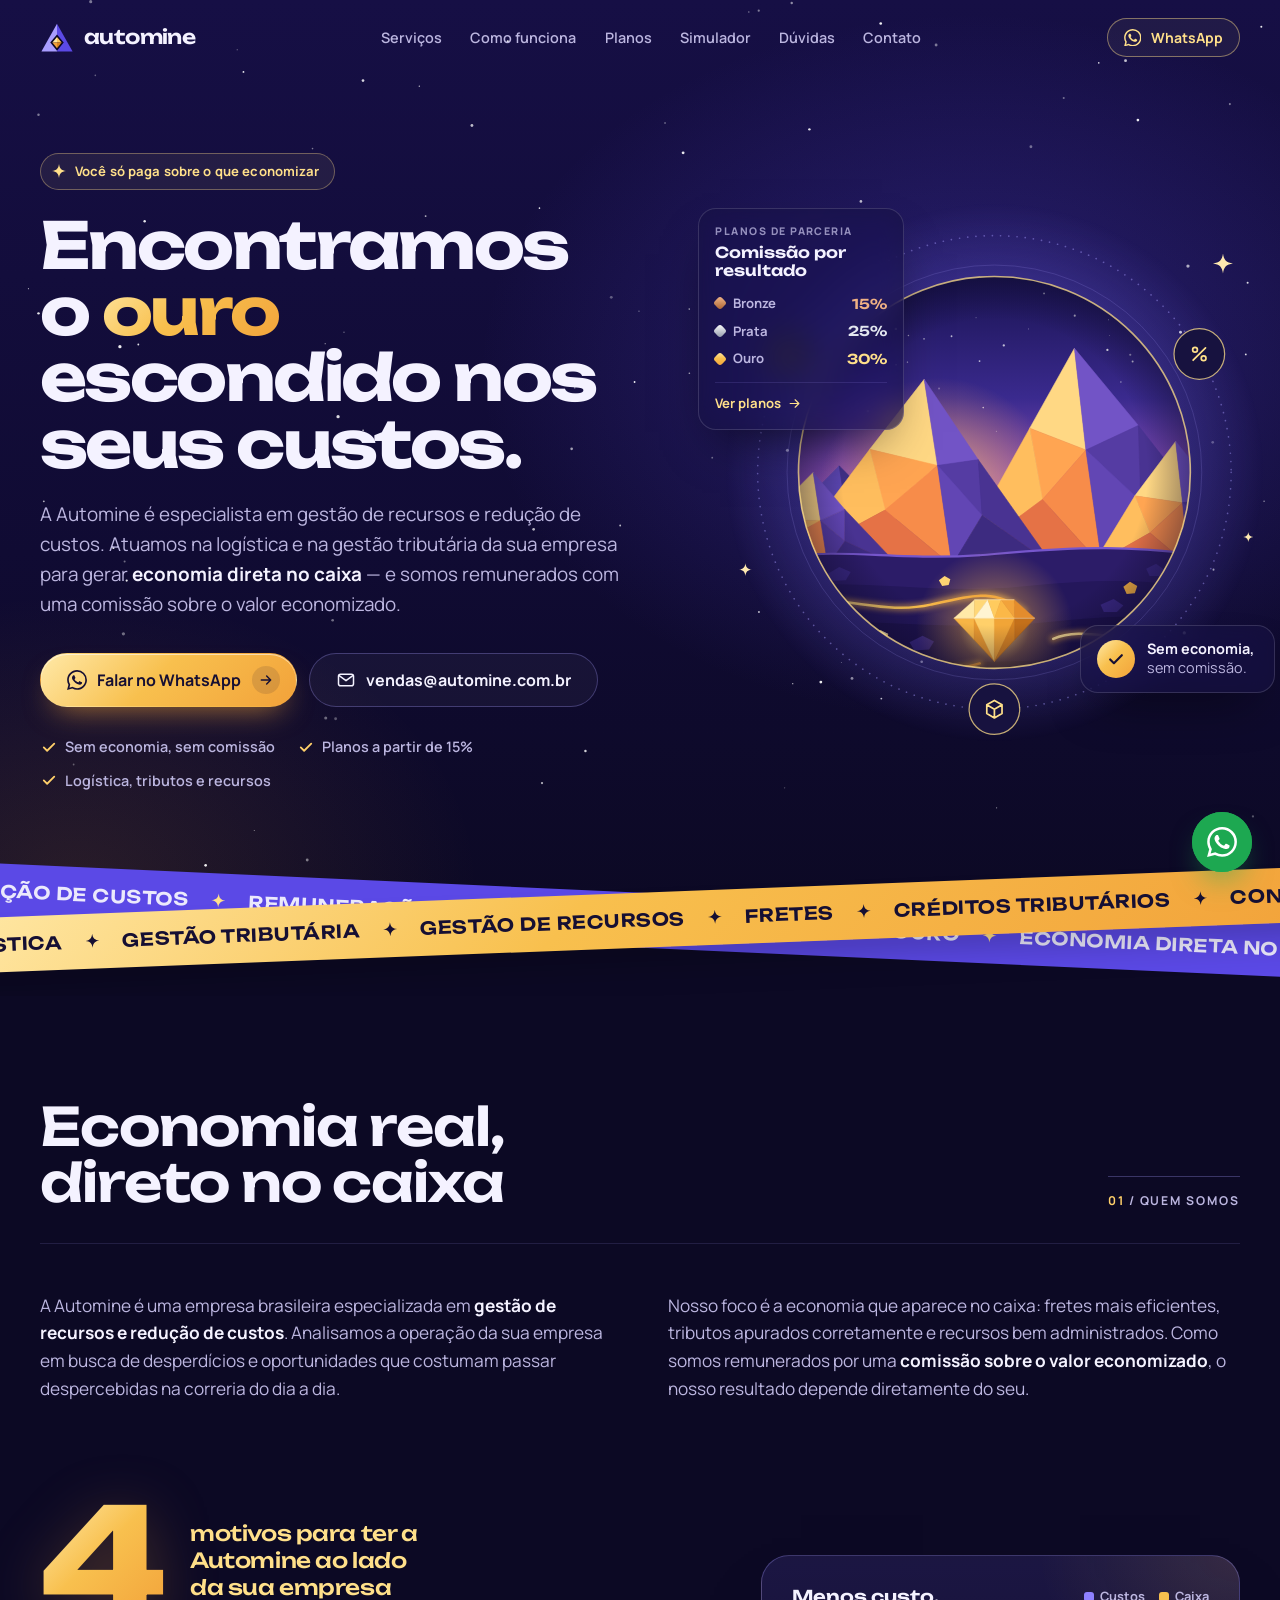
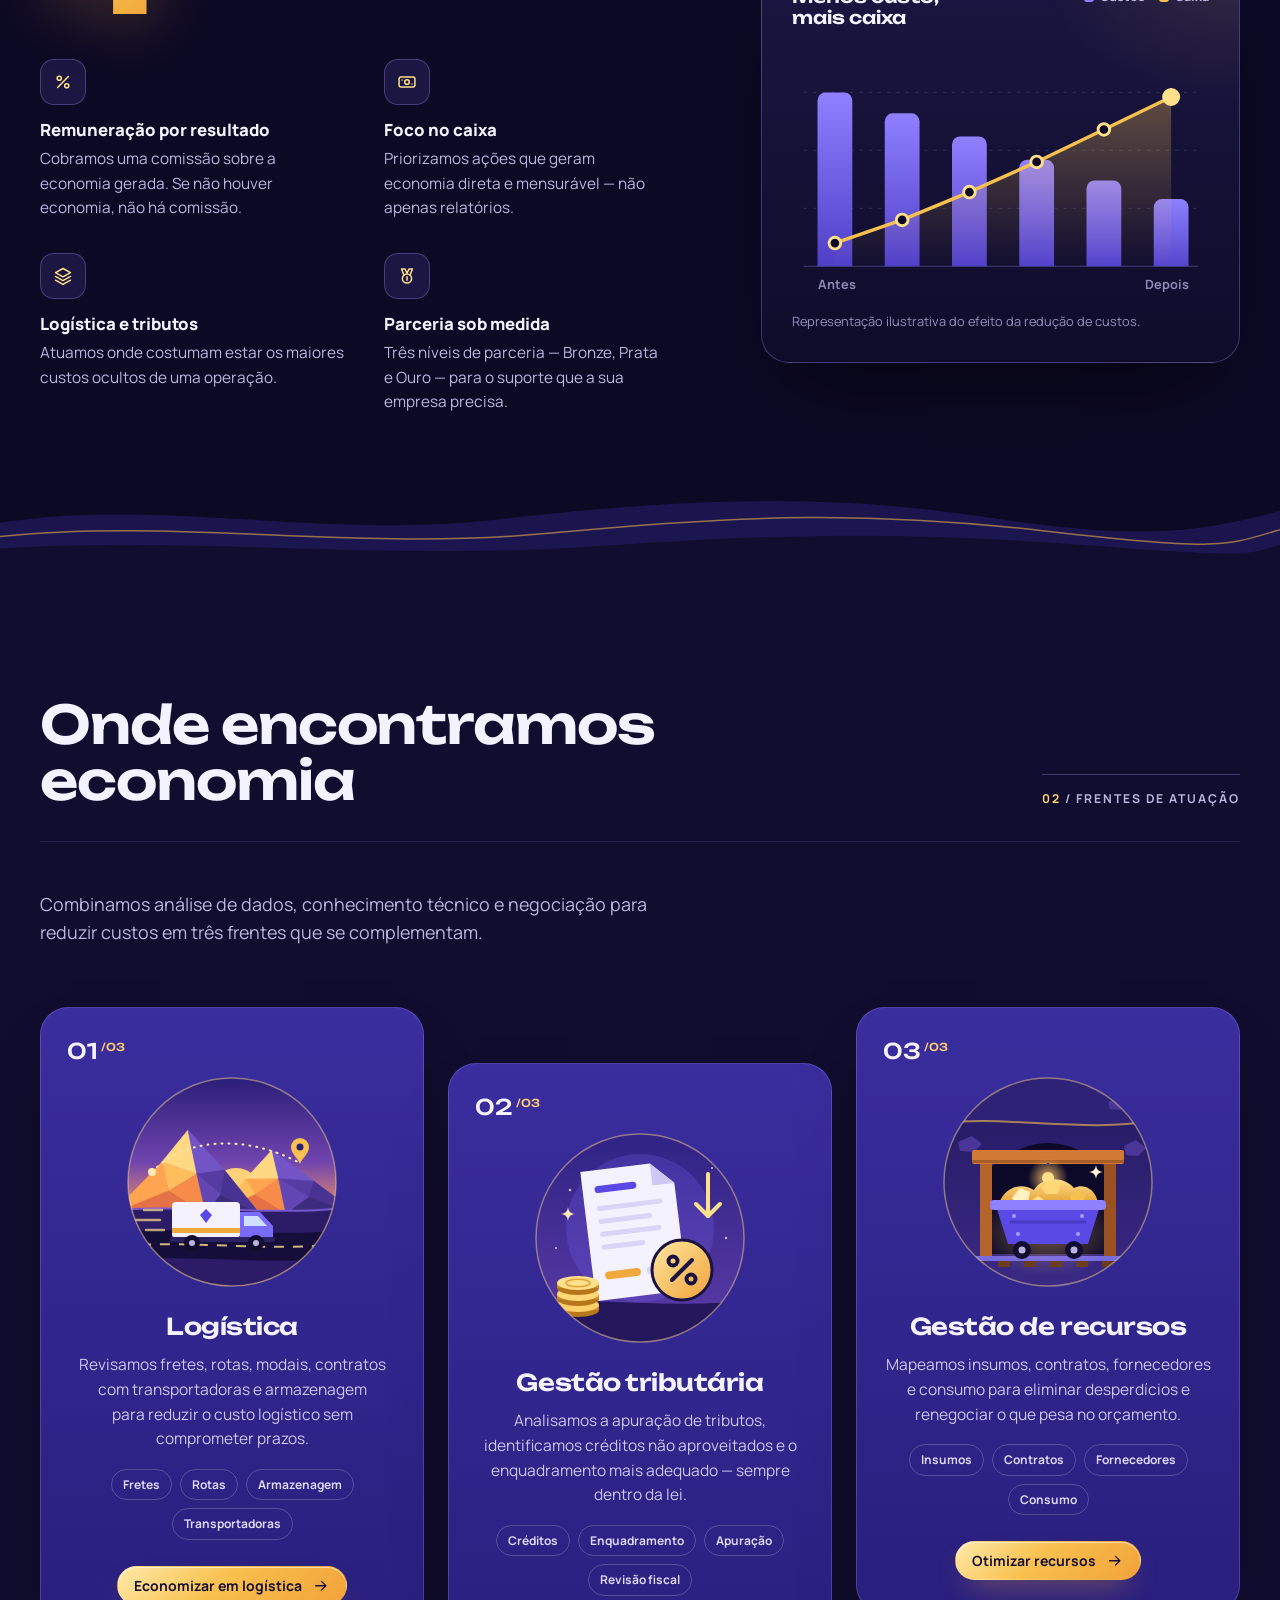
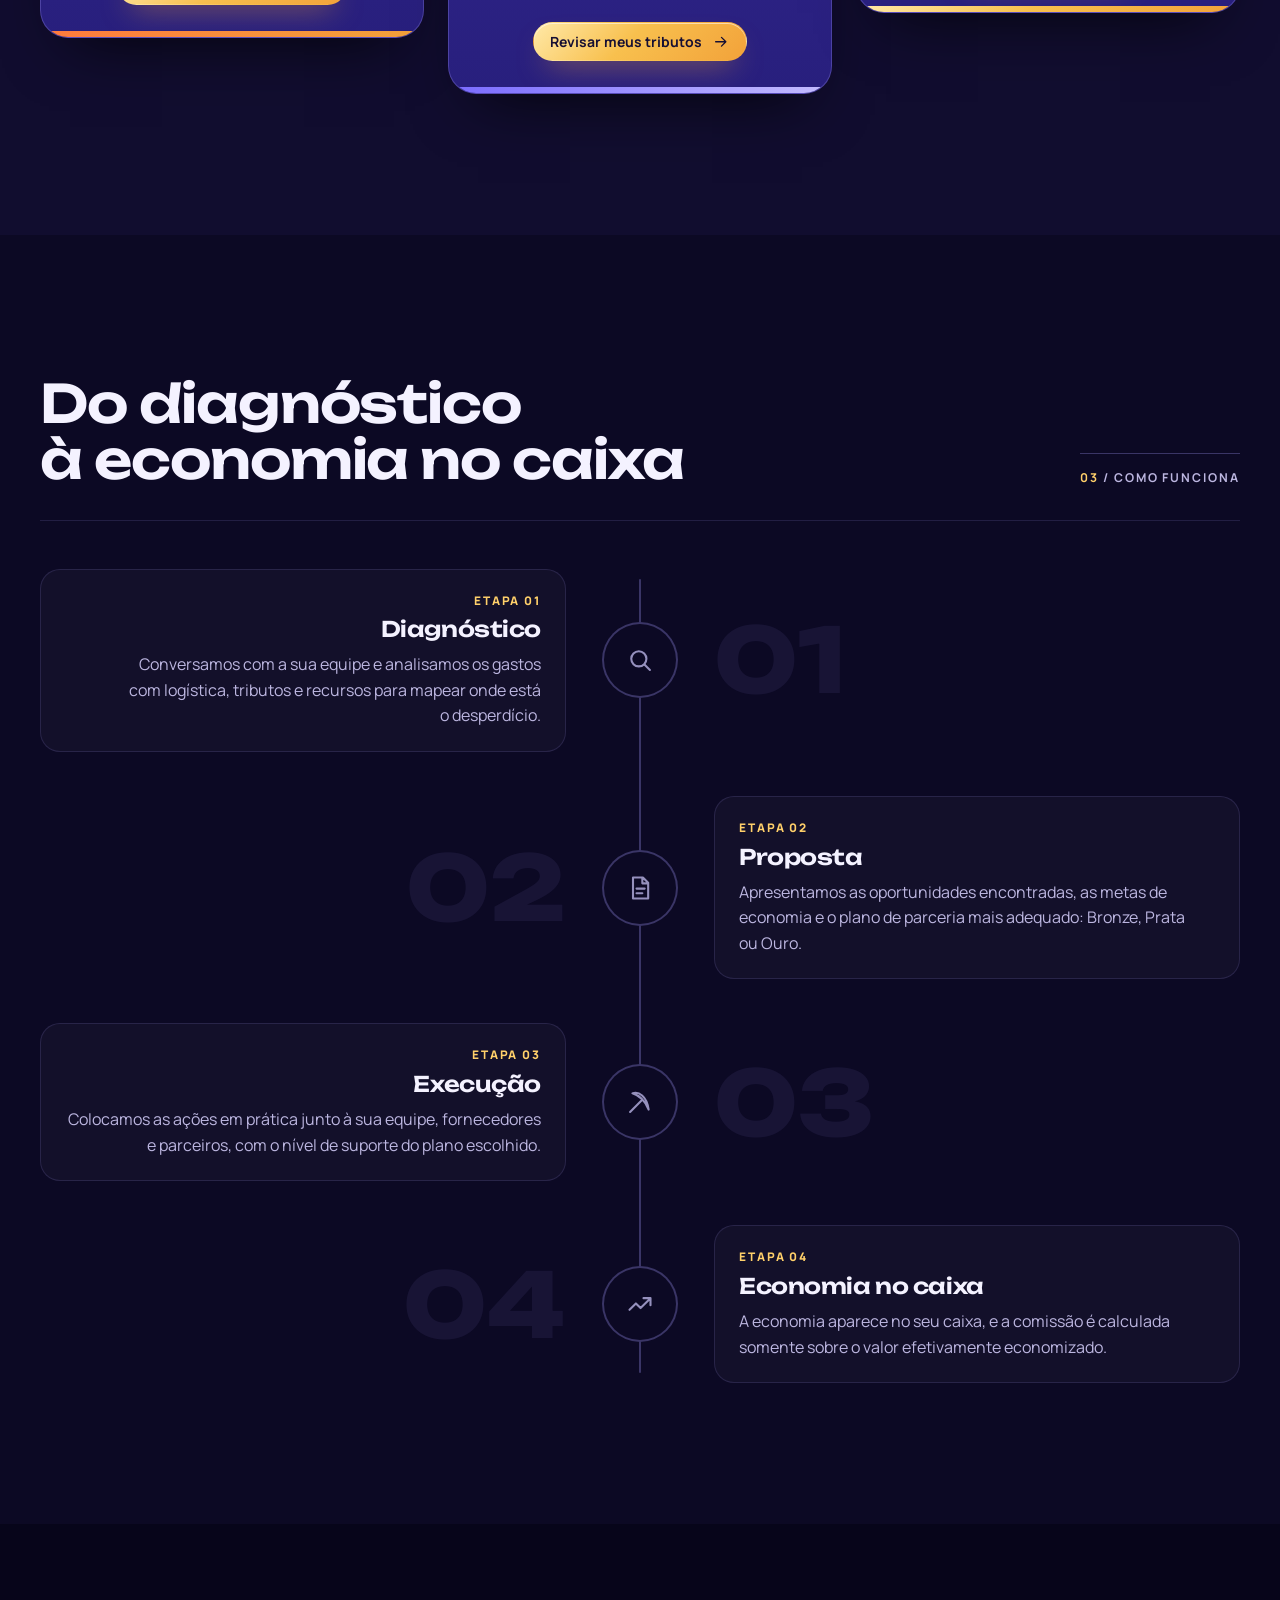
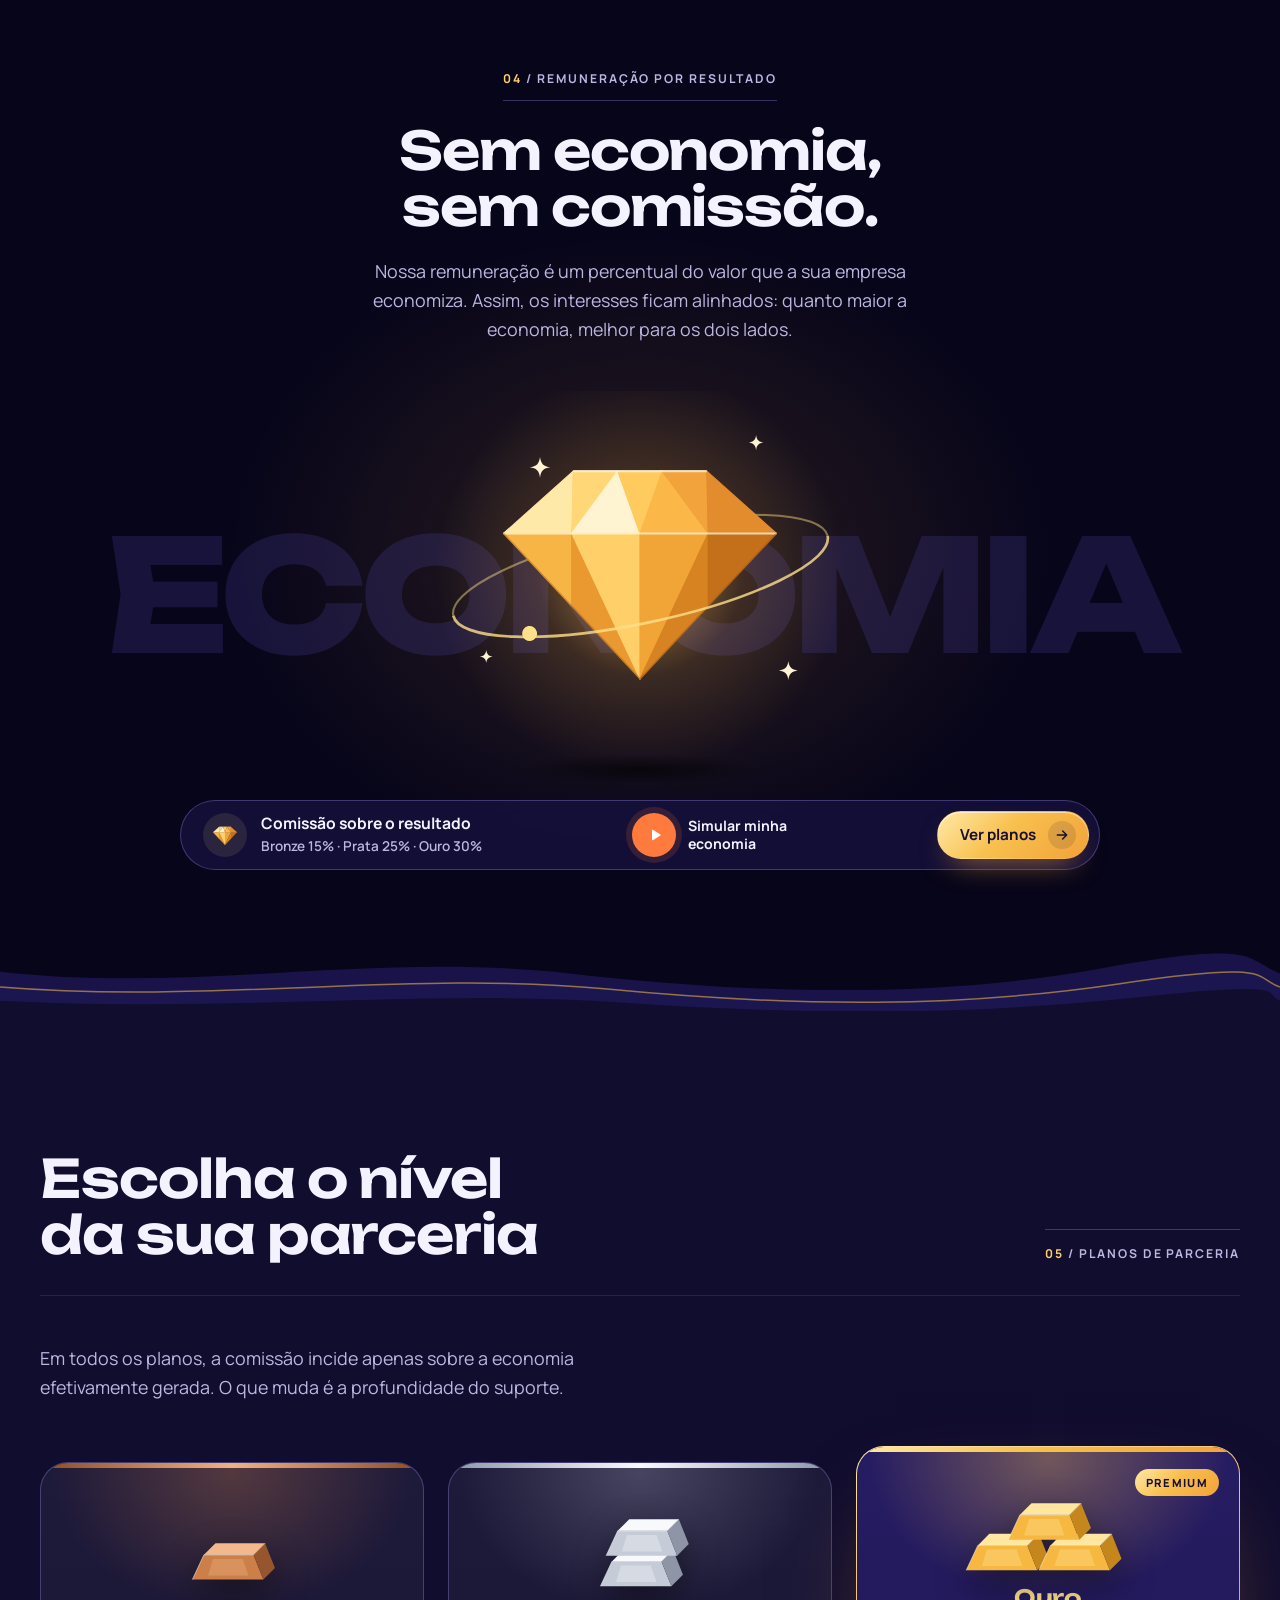
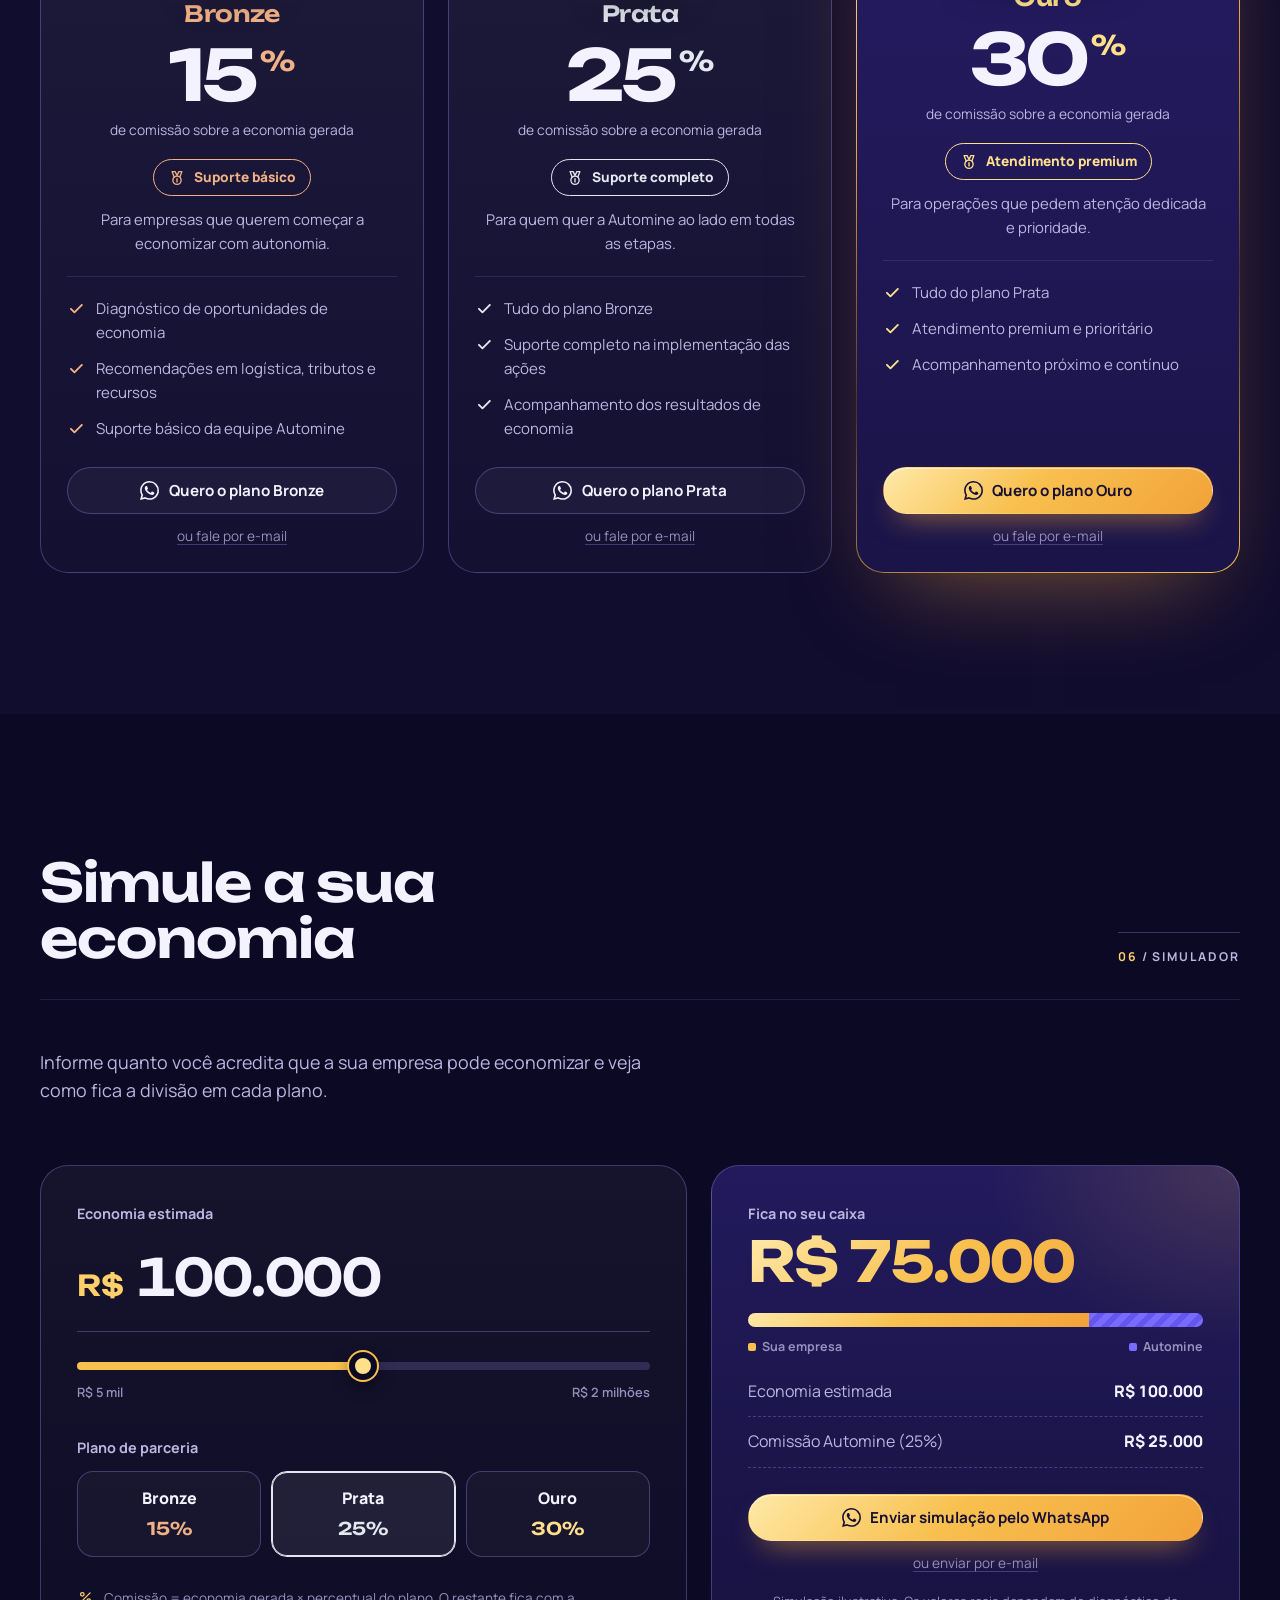
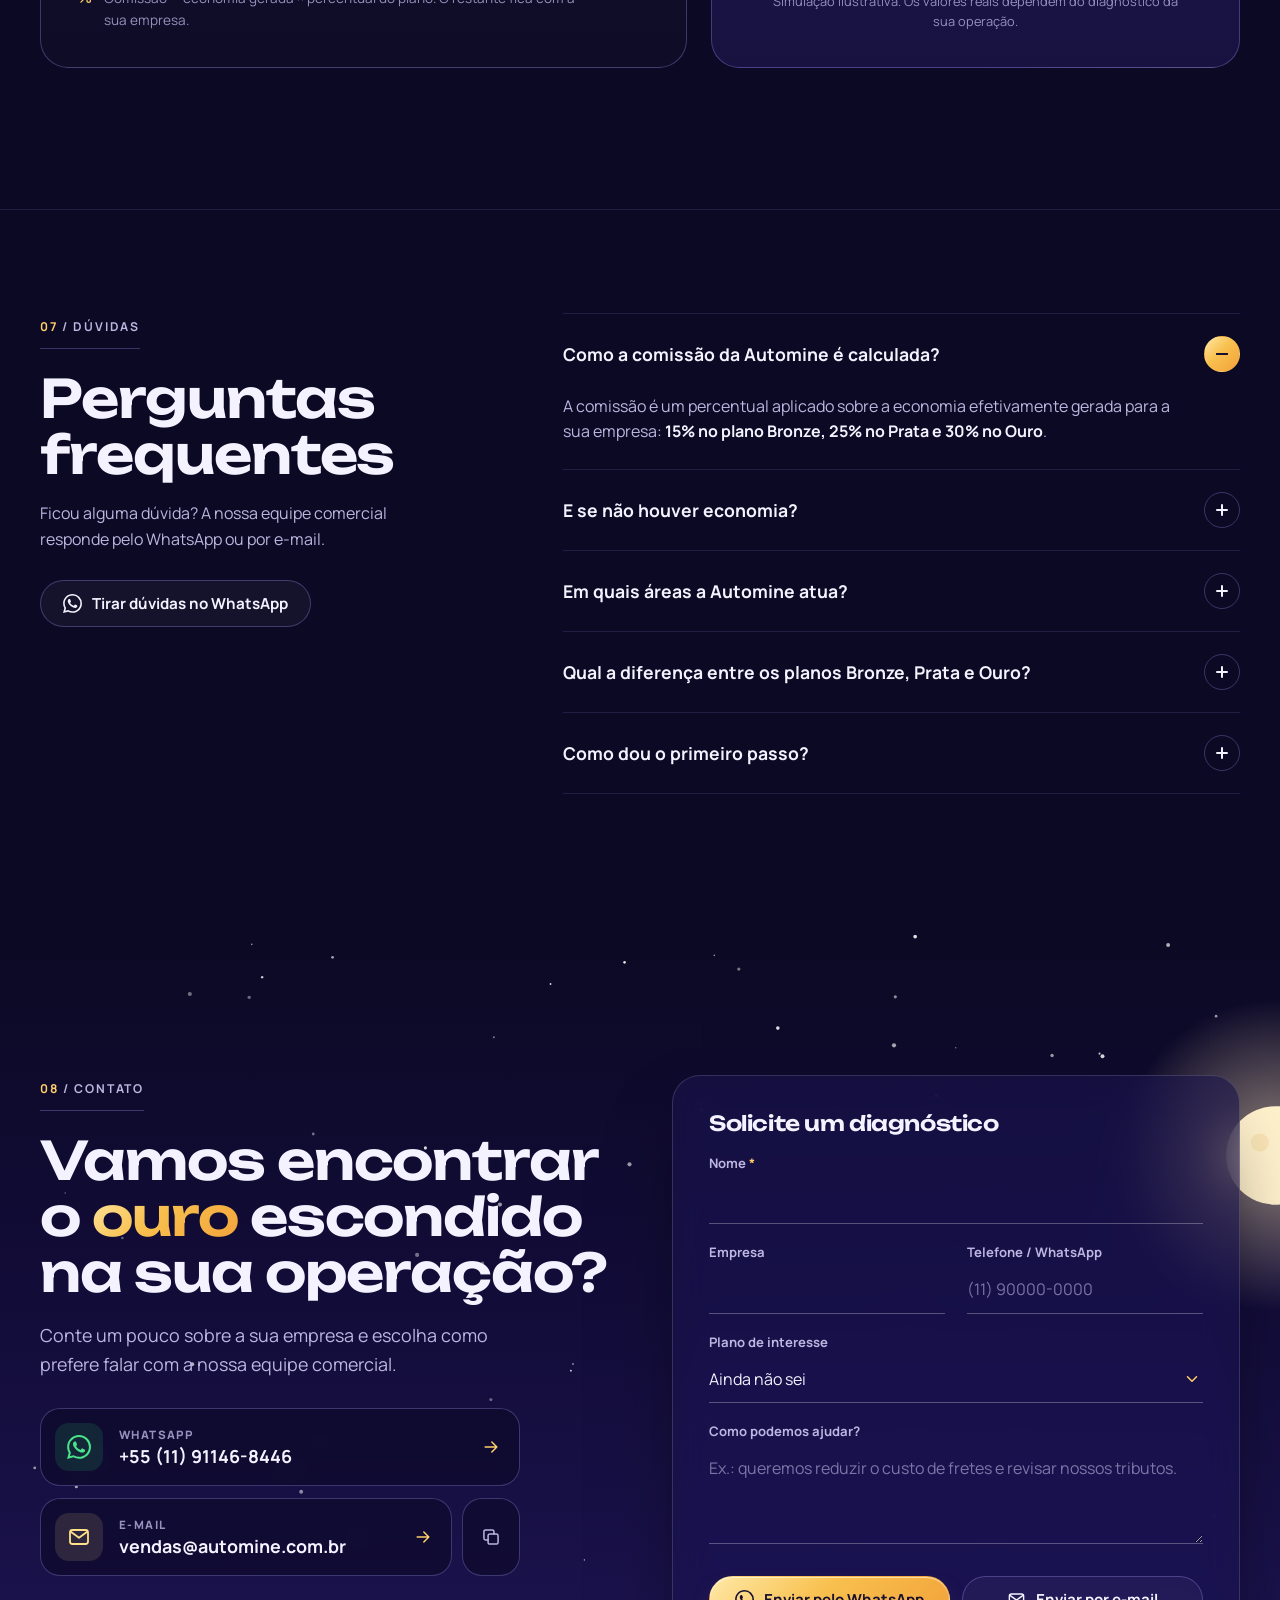
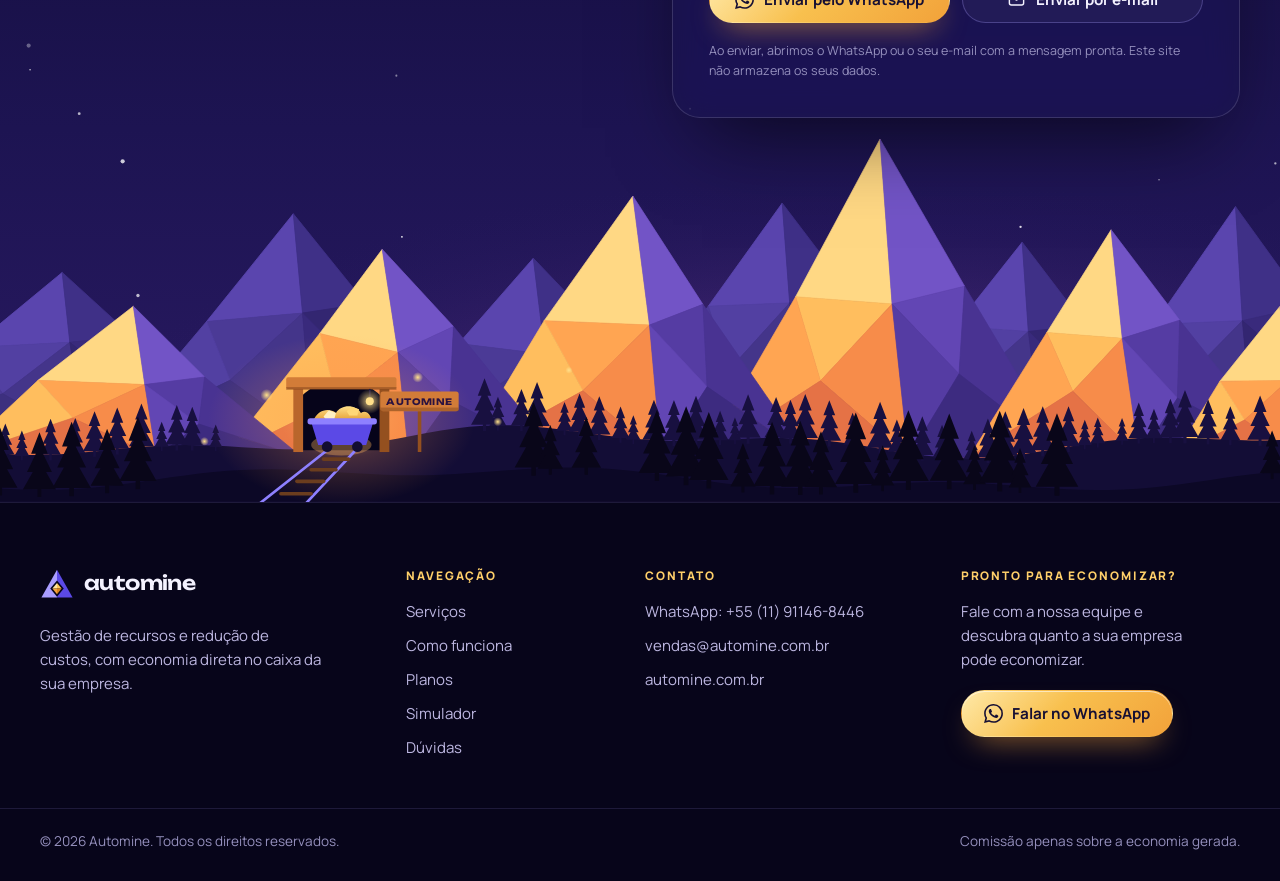
<file: index.html>
<!doctype html>
<html lang="pt-BR">
<head>
  <meta charset="utf-8">
  <meta name="viewport" content="width=device-width, initial-scale=1, viewport-fit=cover">
  <title>Automine — Economia direta no caixa com gestão de logística e tributos</title>
  <meta name="description" content="A Automine reduz custos de logística, tributos e recursos da sua empresa e cobra apenas uma comissão sobre a economia gerada. Conheça os planos Bronze, Prata e Ouro.">
  <link rel="canonical" href="https://automine.com.br/">
  <meta name="theme-color" content="#0C0924">
  <meta name="color-scheme" content="dark">

  <meta property="og:type" content="website">
  <meta property="og:locale" content="pt_BR">
  <meta property="og:site_name" content="Automine">
  <meta property="og:url" content="https://automine.com.br/">
  <meta property="og:title" content="Automine — Encontramos o ouro escondido nos seus custos">
  <meta property="og:description" content="Gestão de recursos, logística e tributos com remuneração por resultado: você só paga comissão sobre o que economizar.">
  <meta property="og:image" content="https://automine.com.br/assets/img/og-image.jpg">
  <meta property="og:image:width" content="1200">
  <meta property="og:image:height" content="630">
  <meta property="og:image:alt" content="Automine — economia direta no caixa">
  <meta name="twitter:card" content="summary_large_image">

  <link rel="icon" href="assets/img/favicon.svg" type="image/svg+xml">
  <link rel="apple-touch-icon" href="assets/img/apple-touch-icon.png">
  <link rel="manifest" href="site.webmanifest">

  <link rel="preload" href="assets/fonts/unbounded-latin.woff2" as="font" type="font/woff2" crossorigin>
  <link rel="preload" href="assets/fonts/manrope-latin.woff2" as="font" type="font/woff2" crossorigin>
  <link rel="stylesheet" href="assets/css/styles.css">
  <script>document.documentElement.classList.add('js');</script>
  <script src="assets/js/main.js" defer></script>

  <script type="application/ld+json">
  {
    "@context": "https://schema.org",
    "@type": "Organization",
    "name": "Automine",
    "url": "https://automine.com.br/",
    "logo": "https://automine.com.br/assets/img/icon-512.png",
    "description": "Gestão de recursos e redução de custos com foco em logística e gestão tributária. Remuneração por comissão sobre a economia gerada.",
    "email": "vendas@automine.com.br",
    "telephone": "+55-11-91146-8446",
    "areaServed": "BR",
    "contactPoint": [{
      "@type": "ContactPoint",
      "contactType": "sales",
      "telephone": "+55-11-91146-8446",
      "email": "vendas@automine.com.br",
      "areaServed": "BR",
      "availableLanguage": ["Portuguese"]
    }]
  }
  </script>
</head>
<body>
  <a class="skip-link" href="#conteudo">Pular para o conteúdo</a>

  <!-- Sprite: ícones e formas reutilizáveis -->
  <svg class="sprite" xmlns="http://www.w3.org/2000/svg" aria-hidden="true" focusable="false">
    <symbol id="i-arrow" viewBox="0 0 24 24"><path d="M5 12h14M13 6l6 6-6 6"/></symbol>
    <symbol id="i-mail" viewBox="0 0 24 24"><rect x="3" y="5" width="18" height="14" rx="2.5"/><path d="m3.8 6.8 8.2 6 8.2-6"/></symbol>
    <symbol id="i-whatsapp" viewBox="0 0 24 24"><path fill="currentColor" stroke="none" d="M17.472 14.382c-.297-.149-1.758-.867-2.03-.967-.273-.099-.471-.148-.67.15-.197.297-.767.966-.94 1.164-.173.199-.347.223-.644.075-.297-.15-1.255-.463-2.39-1.475-.883-.788-1.48-1.761-1.653-2.059-.173-.297-.018-.458.13-.606.134-.133.298-.347.446-.52.149-.174.198-.298.298-.497.099-.198.05-.371-.025-.52-.075-.149-.669-1.612-.916-2.207-.242-.579-.487-.5-.669-.51-.173-.008-.371-.01-.57-.01-.198 0-.52.074-.792.372-.272.297-1.04 1.016-1.04 2.479 0 1.462 1.065 2.875 1.213 3.074.149.198 2.096 3.2 5.077 4.487.709.306 1.262.489 1.694.625.712.227 1.36.195 1.871.118.571-.085 1.758-.719 2.006-1.413.248-.694.248-1.289.173-1.413-.074-.124-.272-.198-.57-.347m-5.421 7.403h-.004a9.87 9.87 0 0 1-5.031-1.378l-.361-.214-3.741.982.998-3.648-.235-.374a9.86 9.86 0 0 1-1.51-5.26c.001-5.45 4.436-9.884 9.888-9.884 2.64 0 5.122 1.03 6.988 2.898a9.825 9.825 0 0 1 2.893 6.994c-.003 5.45-4.437 9.884-9.885 9.884m8.413-18.297A11.815 11.815 0 0 0 12.05 0C5.495 0 .16 5.335.157 11.892c0 2.096.547 4.142 1.588 5.945L.057 24l6.305-1.654a11.882 11.882 0 0 0 5.683 1.448h.005c6.554 0 11.89-5.335 11.893-11.893a11.821 11.821 0 0 0-3.48-8.413Z"/></symbol>
    <symbol id="i-check" viewBox="0 0 24 24"><path d="M5 12.5l4.5 4.5L19 7.5"/></symbol>
    <symbol id="i-truck" viewBox="0 0 24 24"><path d="M2.5 6.5h11v9.5h-11z M13.5 9.5h4.3l3.2 3.5v3h-7.5"/><circle cx="6.5" cy="17.5" r="2"/><circle cx="17" cy="17.5" r="2"/></symbol>
    <symbol id="i-percent" viewBox="0 0 24 24"><path d="M18.5 5.5 5.5 18.5"/><circle cx="7.5" cy="7.5" r="2.5"/><circle cx="16.5" cy="16.5" r="2.5"/></symbol>
    <symbol id="i-cube" viewBox="0 0 24 24"><path d="M12 2.8 20 7.4v9.2l-8 4.6-8-4.6V7.4z M4 7.4l8 4.6 8-4.6 M12 12v9.2"/></symbol>
    <symbol id="i-cash" viewBox="0 0 24 24"><rect x="2.5" y="6" width="19" height="12" rx="2"/><circle cx="12" cy="12" r="2.8"/><path d="M6 9.5v.01M18 14.5v.01"/></symbol>
    <symbol id="i-layers" viewBox="0 0 24 24"><path d="M12 3 21 8l-9 5-9-5z M3 12.5l9 5 9-5 M3 17l9 5 9-5"/></symbol>
    <symbol id="i-medal" viewBox="0 0 24 24"><circle cx="12" cy="15" r="5.5"/><path d="M8.3 10.9 5.5 3.5h4l2.5 5.2 2.5-5.2h4l-2.8 7.4 M12 12.8v4.4"/></symbol>
    <symbol id="i-search" viewBox="0 0 24 24"><circle cx="11" cy="11" r="6.5"/><path d="m16 16 4.5 4.5"/></symbol>
    <symbol id="i-doc" viewBox="0 0 24 24"><path d="M6 3h8.5L19 7.5V21H6z M14 3v5h5 M9 12.5h7 M9 16.5h5"/></symbol>
    <symbol id="i-pickaxe" viewBox="0 0 24 24"><path d="M5.5 4.6C10.7 2.6 17.8 6.7 19.4 18.5 15.8 9.6 11 6.3 5.5 4.6Z M13.5 10.5 3.5 20.5"/></symbol>
    <symbol id="i-trend" viewBox="0 0 24 24"><path d="M3 17l5.5-5.5 4 4L21 7 M15 7h6v6"/></symbol>
    <symbol id="i-copy" viewBox="0 0 24 24"><rect x="8.5" y="8.5" width="12" height="12" rx="2"/><path d="M15.5 8.5v-3a2 2 0 0 0-2-2h-8a2 2 0 0 0-2 2v8a2 2 0 0 0 2 2h3"/></symbol>
    <symbol id="i-play" viewBox="0 0 24 24"><path fill="currentColor" stroke="none" d="M8 5.8v12.4a.8.8 0 0 0 1.2.7l10-6.2a.8.8 0 0 0 0-1.4l-10-6.2A.8.8 0 0 0 8 5.8z"/></symbol>
    <symbol id="i-menu" viewBox="0 0 24 24"><path d="M4 7h16M4 12h16M4 17h11"/></symbol>
    <symbol id="i-close" viewBox="0 0 24 24"><path d="M6 6l12 12M18 6 6 18"/></symbol>
    <symbol id="i-spark" viewBox="0 0 24 24"><path fill="currentColor" stroke="none" d="M12 1.5C12.9 8.4 15.6 11.1 22.5 12 15.6 12.9 12.9 15.6 12 22.5 11.1 15.6 8.4 12.9 1.5 12 8.4 11.1 11.1 8.4 12 1.5Z"/></symbol>
    <symbol id="spark" viewBox="0 0 24 24"><path d="M12 1.5C12.9 8.4 15.6 11.1 22.5 12 15.6 12.9 12.9 15.6 12 22.5 11.1 15.6 8.4 12.9 1.5 12 8.4 11.1 11.1 8.4 12 1.5Z"/></symbol>
    <symbol id="gem" viewBox="0 0 200 170">
      <g stroke-width=".8" stroke-linejoin="round">
        <polygon points="8,64 55,22 54,64" fill="#FFE9A8" stroke="#FFE9A8"/>
        <polygon points="55,22 54,64 85,22" fill="#FFD777" stroke="#FFD777"/>
        <polygon points="54,64 85,22 100,64" fill="#FFF4D2" stroke="#FFF4D2"/>
        <polygon points="85,22 100,64 115,22" fill="#FFCB5E" stroke="#FFCB5E"/>
        <polygon points="100,64 115,22 146,64" fill="#FBB848" stroke="#FBB848"/>
        <polygon points="115,22 146,64 145,22" fill="#F2A33B" stroke="#F2A33B"/>
        <polygon points="146,64 145,22 192,64" fill="#E38C2D" stroke="#E38C2D"/>
        <polygon points="8,64 54,64 54,113" fill="#F7B545" stroke="#F7B545"/>
        <polygon points="54,64 100,162 54,113" fill="#E9992F" stroke="#E9992F"/>
        <polygon points="54,64 100,64 100,162" fill="#FFD06A" stroke="#FFD06A"/>
        <polygon points="100,64 146,64 100,162" fill="#F1A537" stroke="#F1A537"/>
        <polygon points="146,64 100,162 146,113" fill="#D78322" stroke="#D78322"/>
        <polygon points="146,64 192,64 146,113" fill="#C4701A" stroke="#C4701A"/>
      </g>
      <path d="M8 64H192M55 22H145" stroke="#FFF7E0" stroke-opacity=".75" stroke-width="1.4" fill="none"/>
      <path d="M8 64 100 162 192 64" fill="none" stroke="#8A4A10" stroke-opacity=".35" stroke-width="1.2"/>
    </symbol>
    <symbol id="ingot" viewBox="0 0 120 72">
      <polygon points="12,62 98,62 86,32 26,32" style="fill:var(--ingot-front,#F6B840)"/>
      <polygon points="26,32 86,32 100,18 40,18" style="fill:var(--ingot-top,#FFE7A0)"/>
      <polygon points="86,32 98,62 112,48 100,18" style="fill:var(--ingot-side,#C5861C)"/>
      <polygon points="31,57 80,57 73,37 37,37" style="fill:var(--ingot-top,#FFE7A0)" opacity=".3"/>
      <path d="M12 62 26 32H86L100 18" fill="none" stroke="#fff" stroke-opacity=".5" stroke-width="1.2" stroke-linejoin="round"/>
    </symbol>
  </svg>

  <!-- Cabeçalho -->
  <header class="site-header" data-header>
    <div class="container header__inner">
      <a class="brand" href="#inicio" aria-label="Automine — voltar ao início">
        <svg class="brand__mark" viewBox="0 0 48 48" aria-hidden="true" focusable="false">
          <polygon points="24,4 2,43 24,43" fill="#A99DFF"/>
          <polygon points="24,4 46,43 24,43" fill="#5B49E6"/>
          <polygon points="24,19 33.5,30.5 24,42 14.5,30.5" fill="#0C0924"/>
          <polygon points="24,22.5 30.5,30.5 24,30.5" fill="#FFC85A"/>
          <polygon points="24,22.5 17.5,30.5 24,30.5" fill="#FFE7A0"/>
          <polygon points="17.5,30.5 24,38.5 24,30.5" fill="#F2A23A"/>
          <polygon points="30.5,30.5 24,38.5 24,30.5" fill="#D9821E"/>
        </svg>
        <span class="brand__name">automine</span>
      </a>

      <nav class="nav" aria-label="Principal">
        <ul class="nav__list">
          <li><a href="#servicos">Serviços</a></li>
          <li><a href="#como-funciona">Como funciona</a></li>
          <li><a href="#planos">Planos</a></li>
          <li><a href="#simulador">Simulador</a></li>
          <li><a href="#duvidas">Dúvidas</a></li>
          <li><a href="#contato">Contato</a></li>
        </ul>
      </nav>

      <div class="header__actions">
        <a class="btn btn--sm btn--outline header__wa" href="https://wa.me/5511911468446" data-wa="Olá, Automine! Vim pelo site e quero entender como economizar." target="_blank" rel="noopener">
          <svg class="icon" aria-hidden="true"><use href="#i-whatsapp"/></svg>
          <span class="header__wa-label">WhatsApp</span>
        </a>
        <button class="menu-toggle" type="button" aria-expanded="false" aria-controls="menu-mobile" aria-label="Abrir menu" data-menu-toggle>
          <svg class="icon icon--menu" aria-hidden="true"><use href="#i-menu"/></svg>
          <svg class="icon icon--close" aria-hidden="true"><use href="#i-close"/></svg>
        </button>
      </div>
    </div>
  </header>

  <div class="menu-mobile" id="menu-mobile" hidden>
    <nav aria-label="Menu móvel">
      <ul class="menu-mobile__list">
        <li><a href="#servicos">Serviços <svg class="icon" aria-hidden="true"><use href="#i-arrow"/></svg></a></li>
        <li><a href="#como-funciona">Como funciona <svg class="icon" aria-hidden="true"><use href="#i-arrow"/></svg></a></li>
        <li><a href="#planos">Planos <svg class="icon" aria-hidden="true"><use href="#i-arrow"/></svg></a></li>
        <li><a href="#simulador">Simulador <svg class="icon" aria-hidden="true"><use href="#i-arrow"/></svg></a></li>
        <li><a href="#duvidas">Dúvidas <svg class="icon" aria-hidden="true"><use href="#i-arrow"/></svg></a></li>
        <li><a href="#contato">Contato <svg class="icon" aria-hidden="true"><use href="#i-arrow"/></svg></a></li>
      </ul>
    </nav>
    <div class="menu-mobile__ctas">
      <a class="btn btn--gold btn--block" href="https://wa.me/5511911468446" data-wa="Olá, Automine! Vim pelo site e quero entender como economizar." target="_blank" rel="noopener">
        <svg class="icon" aria-hidden="true"><use href="#i-whatsapp"/></svg> Falar no WhatsApp
      </a>
      <a class="btn btn--ghost btn--block" href="mailto:vendas@automine.com.br" data-mail-subject="Contato pelo site — Automine">
        <svg class="icon" aria-hidden="true"><use href="#i-mail"/></svg> vendas@automine.com.br
      </a>
    </div>
  </div>

  <!-- Trilho lateral (desktop) -->
  <div class="rail" aria-hidden="true" data-rail-el>
    <span class="rail__num" data-rail-num>01</span>
    <span class="rail__sep">/</span>
    <span class="rail__label" data-rail-label>Quem somos</span>
    <span class="rail__bar"><i></i></span>
  </div>

  <main id="conteudo">
    <!-- ===================================================== HERO -->
    <section class="hero" id="inicio" aria-labelledby="hero-title">
      <div class="hero__sky" aria-hidden="true">
        <svg class="hero__stars" viewBox="0 0 1440 900" preserveAspectRatio="xMidYMid slice"><g fill="#fff"><!--GEN:hero-bg-stars-->
<circle cx="897" cy="667.6" r="1.4" opacity="0.91"/>
<circle cx="1328.1" cy="26.1" r="1.0" opacity="0.91"/>
<circle cx="1297.3" cy="101.9" r="1.0" opacity="0.46"/>
<circle cx="826.5" cy="11.8" r="0.7" opacity="0.48"/>
<circle cx="1102.6" cy="143.6" r="1.4" opacity="0.39"/>
<circle class="tw" cx="182.4" cy="1.6" r="1.5" opacity="0.44" style="animation-delay:-4.9s"/>
<circle cx="1256.3" cy="260.4" r="1.6" opacity="0.65"/>
<circle cx="294.9" cy="846.9" r="1.3" opacity="0.93"/>
<circle class="tw" cx="430.3" cy="325.1" r="0.7" opacity="0.39" style="animation-delay:-1.5s"/>
<circle cx="868.5" cy="3" r="1.2" opacity="0.52"/>
<circle cx="1178.7" cy="432.7" r="0.8" opacity="0.61"/>
<circle cx="82.1" cy="877.6" r="0.5" opacity="0.79"/>
<circle class="tw" cx="26" cy="709" r="0.9" opacity="0.68" style="animation-delay:-0.2s"/>
<circle cx="260.5" cy="859.7" r="0.7" opacity="0.79"/>
<circle cx="1356.5" cy="309.9" r="0.9" opacity="0.64"/>
<circle class="tw" cx="155.6" cy="673.6" r="1.4" opacity="0.86" style="animation-delay:-4.7s"/>
<circle cx="131.3" cy="306.7" r="1.2" opacity="0.90"/>
<circle class="tw" cx="1330.8" cy="490.6" r="0.8" opacity="0.51" style="animation-delay:-0.4s"/>
<circle class="tw" cx="214.4" cy="620.3" r="1.6" opacity="0.40" style="animation-delay:-4.9s"/>
<circle cx="768.3" cy="365.3" r="0.8" opacity="0.69"/>
<circle class="tw" cx="656.2" cy="379.6" r="0.6" opacity="0.90" style="animation-delay:-2.5s"/>
<circle cx="1207.3" cy="117.5" r="1.3" opacity="0.92"/>
<circle cx="1134.7" cy="96" r="1.0" opacity="0.40"/>
<circle cx="424.5" cy="407.8" r="1.6" opacity="0.85"/>
<circle class="tw" cx="653.1" cy="439.3" r="1.3" opacity="0.61" style="animation-delay:-2.0s"/>
<circle cx="211" cy="339.3" r="1.6" opacity="0.92"/>
<circle cx="719" cy="304.6" r="0.6" opacity="0.48"/>
<circle cx="1249" cy="325.2" r="1.4" opacity="0.80"/>
<circle class="tw" cx="956.2" cy="683.7" r="0.9" opacity="0.76" style="animation-delay:-2.4s"/>
<circle cx="1108.4" cy="621.8" r="0.8" opacity="0.91"/>
<circle cx="836.2" cy="10.4" r="1.1" opacity="0.46"/>
<circle cx="666.6" cy="735" r="1.2" opacity="0.82"/>
<circle cx="927.5" cy="664" r="1.4" opacity="0.53"/>
<circle cx="1252.7" cy="619.5" r="1.6" opacity="0.92"/>
<circle cx="762.2" cy="149.6" r="1.4" opacity="0.91"/>
<circle cx="995.7" cy="647.7" r="1.3" opacity="0.41"/>
<circle cx="836.4" cy="599" r="1.0" opacity="0.71"/>
<circle cx="917.1" cy="648.4" r="0.5" opacity="0.40"/>
<circle class="tw" cx="936.2" cy="197.1" r="1.3" opacity="0.71" style="animation-delay:-2.4s"/>
<circle class="tw" cx="325.8" cy="48.7" r="0.6" opacity="0.51" style="animation-delay:-1.0s"/>
<circle cx="51.3" cy="418.8" r="0.9" opacity="0.70"/>
<circle class="tw" cx="342.5" cy="812.9" r="0.5" opacity="0.56" style="animation-delay:-2.1s"/>
<circle cx="165.7" cy="748.2" r="0.9" opacity="0.32"/>
<circle cx="136.5" cy="490.7" r="0.9" opacity="0.68"/>
<circle cx="1178.7" cy="377.2" r="1.4" opacity="0.72"/>
<circle cx="204.6" cy="536.3" r="1.1" opacity="0.92"/>
<circle class="tw" cx="876.4" cy="316" r="1.5" opacity="0.30" style="animation-delay:-2.8s"/>
<circle cx="885.8" cy="126.6" r="1.2" opacity="0.88"/>
<circle cx="621.6" cy="203.7" r="0.8" opacity="0.93"/>
<circle cx="1384" cy="822.4" r="1.2" opacity="0.47"/>
<circle cx="714.7" cy="373.9" r="0.9" opacity="0.94"/>
<circle cx="412.4" cy="429.2" r="0.6" opacity="0.70"/>
<circle cx="422.1" cy="703.5" r="1.4" opacity="0.31"/>
<circle class="tw" cx="394.3" cy="841.7" r="1.4" opacity="0.46" style="animation-delay:-0.8s"/>
<circle cx="1423.9" cy="263.9" r="1.2" opacity="0.61"/>
<circle cx="869.5" cy="669.1" r="0.6" opacity="0.79"/>
<circle cx="768.2" cy="302.5" r="0.8" opacity="0.64"/>
<circle class="tw" cx="519.9" cy="670.5" r="1.1" opacity="0.32" style="animation-delay:-2.3s"/>
<circle cx="1319.9" cy="799.1" r="1.1" opacity="0.31"/>
<circle cx="615.9" cy="518.1" r="1.3" opacity="0.71"/>
<circle class="tw" cx="1312.9" cy="346.9" r="0.9" opacity="0.85" style="animation-delay:-1.5s"/>
<circle cx="1195.2" cy="59.4" r="1.4" opacity="0.75"/>
<circle cx="412.4" cy="702.7" r="1.5" opacity="0.39"/>
<circle cx="790.7" cy="447.9" r="0.9" opacity="0.40"/>
<circle cx="1169" cy="61.6" r="0.8" opacity="0.83"/>
<circle cx="955.6" cy="23" r="1.3" opacity="0.94"/>
<circle cx="1009.8" cy="44" r="1.4" opacity="0.44"/>
<circle cx="1371.2" cy="641.2" r="0.6" opacity="0.49"/>
<circle cx="215.6" cy="549.6" r="1.0" opacity="0.40"/>
<circle class="tw" cx="62.7" cy="97.4" r="0.9" opacity="0.35" style="animation-delay:-2.9s"/>
<circle cx="1069" cy="790.6" r="0.6" opacity="0.58"/>
<circle class="tw" cx="864.3" cy="440.6" r="1.5" opacity="0.54" style="animation-delay:-3.5s"/>
<circle cx="217.6" cy="568.2" r="1.1" opacity="0.89"/>
<circle cx="894.1" cy="236.9" r="1.1" opacity="0.47"/>
<circle cx="744.5" cy="120.4" r="0.8" opacity="0.54"/>
<circle cx="258.2" cy="642" r="1.2" opacity="0.36"/>
<circle cx="131.3" cy="112.3" r="1.2" opacity="0.46"/>
<circle cx="691.9" cy="291" r="1.4" opacity="0.32"/>
<circle class="tw" cx="77.3" cy="135.7" r="1.5" opacity="0.74" style="animation-delay:-0.6s"/>
<circle cx="1400.7" cy="598.6" r="1.4" opacity="0.39"/>
<circle cx="510.2" cy="211.5" r="0.9" opacity="0.70"/>
<circle cx="555.5" cy="122.8" r="1.4" opacity="0.72"/>
<circle cx="624.1" cy="766.4" r="1.1" opacity="0.69"/>
<circle class="tw" cx="1065.8" cy="356" r="0.6" opacity="0.32" style="animation-delay:-0.2s"/>
<circle cx="1280.5" cy="432.9" r="1.3" opacity="0.30"/>
<circle class="tw" cx="1281.3" cy="557.5" r="1.0" opacity="0.60" style="animation-delay:-0.8s"/>
<circle class="tw" cx="229" cy="337.2" r="0.9" opacity="0.87" style="animation-delay:-1.3s"/>
<circle cx="399.5" cy="145.4" r="0.8" opacity="0.45"/>
<circle cx="46.2" cy="832.1" r="0.9" opacity="0.91"/>
<circle cx="970.3" cy="424.6" r="1.5" opacity="0.38"/>
<circle class="tw" cx="419.2" cy="607" r="1.3" opacity="0.41" style="animation-delay:-0.1s"/>
<circle cx="331.9" cy="70.4" r="0.9" opacity="0.93"/>
<circle cx="449" cy="421.2" r="0.8" opacity="0.78"/>
<circle cx="235.2" cy="216.5" r="1.2" opacity="0.91"/>
<circle cx="620.1" cy="877.9" r="0.5" opacity="0.34"/>
<circle cx="590.6" cy="40.5" r="1.1" opacity="0.94"/>
<circle cx="504" cy="84.4" r="0.6" opacity="0.88"/>
<circle cx="1347.5" cy="48.4" r="0.8" opacity="0.33"/>
<circle class="tw" cx="86.6" cy="229.9" r="0.9" opacity="0.50" style="animation-delay:-0.2s"/>
<circle cx="1399.1" cy="161.4" r="1.1" opacity="0.56"/>
<circle cx="121.5" cy="282.5" r="0.6" opacity="0.65"/>
<circle cx="861.5" cy="771.1" r="0.7" opacity="0.31"/>
<circle cx="700.6" cy="514.3" r="0.9" opacity="0.71"/>
<circle class="tw" cx="1314.7" cy="276.8" r="1.0" opacity="0.84" style="animation-delay:-0.6s"/>
<circle cx="448.9" cy="78.9" r="1.3" opacity="0.83"/>
<circle cx="186.9" cy="73.8" r="0.8" opacity="0.35"/>
<circle class="tw" cx="830.9" cy="220.8" r="0.6" opacity="0.76" style="animation-delay:-1.0s"/>
<circle cx="411.9" cy="336.4" r="0.6" opacity="0.57"/>
<circle cx="1083.3" cy="500.5" r="1.5" opacity="0.73"/>
<circle cx="827.6" cy="398" r="1.4" opacity="0.73"/>
<!--/GEN:hero-bg-stars--></g></svg>
      </div>

      <div class="container hero__grid">
        <div class="hero__copy">
          <p class="pill">
            <svg class="icon" aria-hidden="true"><use href="#i-spark"/></svg>
            Você só paga sobre o que economizar
          </p>
          <h1 class="hero__title" id="hero-title">
            Encontramos o <span class="text-gold">ouro</span> escondido nos seus custos.
          </h1>
          <p class="hero__lead">
            A Automine é especialista em gestão de recursos e redução de custos. Atuamos na logística e na gestão tributária da sua empresa para gerar <strong>economia direta no caixa</strong> — e somos remunerados com uma comissão sobre o valor economizado.
          </p>
          <div class="hero__ctas">
            <a class="btn btn--gold btn--lg" href="https://wa.me/5511911468446" data-wa="Olá, Automine! Vim pelo site e quero saber quanto minha empresa pode economizar." target="_blank" rel="noopener">
              <svg class="icon" aria-hidden="true"><use href="#i-whatsapp"/></svg>
              Falar no WhatsApp
              <span class="btn__arrow" aria-hidden="true"><svg class="icon"><use href="#i-arrow"/></svg></span>
            </a>
            <a class="btn btn--ghost btn--lg" href="mailto:vendas@automine.com.br" data-mail-subject="Quero economizar — contato pelo site" data-mail-body="Olá, equipe Automine!&#10;&#10;Gostaria de entender quanto a minha empresa pode economizar.&#10;&#10;Nome:&#10;Empresa:&#10;Telefone:">
              <svg class="icon" aria-hidden="true"><use href="#i-mail"/></svg>
              vendas@automine.com.br
            </a>
          </div>
          <ul class="hero__checks">
            <li><svg class="icon" aria-hidden="true"><use href="#i-check"/></svg> Sem economia, sem comissão</li>
            <li><svg class="icon" aria-hidden="true"><use href="#i-check"/></svg> Planos a partir de 15%</li>
            <li><svg class="icon" aria-hidden="true"><use href="#i-check"/></svg> Logística, tributos e recursos</li>
          </ul>
        </div>

        <div class="hero__art" data-parallax>
          <svg class="portal" viewBox="-30 -30 660 660" aria-hidden="true" focusable="false" data-depth="-8">
            <defs>
              <clipPath id="hp-clip"><circle cx="300" cy="300" r="240"/></clipPath>
              <linearGradient id="hp-sky" x1="0" y1="60" x2="0" y2="414" gradientUnits="userSpaceOnUse">
                <stop offset="0" stop-color="#1A1352"/>
                <stop offset=".42" stop-color="#3A2A8E"/>
                <stop offset=".72" stop-color="#8B4FB4"/>
                <stop offset=".9" stop-color="#FF8F62"/>
                <stop offset="1" stop-color="#FFC27A"/>
              </linearGradient>
              <radialGradient id="hp-halo">
                <stop offset=".55" stop-color="#7A6BFF" stop-opacity=".32"/>
                <stop offset="1" stop-color="#7A6BFF" stop-opacity="0"/>
              </radialGradient>
              <radialGradient id="hp-sun">
                <stop offset="0" stop-color="#FFF6DA"/>
                <stop offset=".6" stop-color="#FFD887"/>
                <stop offset="1" stop-color="#FFB45E"/>
              </radialGradient>
              <radialGradient id="hp-sunglow">
                <stop offset="0" stop-color="#FFCF7A" stop-opacity=".85"/>
                <stop offset="1" stop-color="#FF9A5C" stop-opacity="0"/>
              </radialGradient>
              <radialGradient id="hp-gemglow">
                <stop offset="0" stop-color="#FFE08A" stop-opacity=".95"/>
                <stop offset=".45" stop-color="#F8B445" stop-opacity=".35"/>
                <stop offset="1" stop-color="#F8B445" stop-opacity="0"/>
              </radialGradient>
              <radialGradient id="hp-vignette">
                <stop offset=".72" stop-color="#0C0924" stop-opacity="0"/>
                <stop offset="1" stop-color="#0C0924" stop-opacity=".55"/>
              </radialGradient>
              <linearGradient id="hp-vein" x1="0" x2="1" y1="0" y2="0">
                <stop offset="0" stop-color="#FFE9A8"/>
                <stop offset=".5" stop-color="#F8C04E"/>
                <stop offset="1" stop-color="#E8902F"/>
              </linearGradient>
              <filter id="hp-blur" x="-10%" y="-60%" width="120%" height="220%"><feGaussianBlur stdDeviation="3.5"/></filter>
            </defs>

            <circle cx="300" cy="300" r="330" fill="url(#hp-halo)"/>

            <g clip-path="url(#hp-clip)">
              <rect x="40" y="40" width="520" height="520" fill="url(#hp-sky)"/>
              <g fill="#fff"><!--GEN:hero-stars-->
<circle cx="179.5" cy="168" r="0.9" opacity="0.69"/>
<circle class="tw" cx="100.1" cy="72.4" r="1.3" opacity="0.47" style="animation-delay:-5.0s"/>
<circle class="tw" cx="286.3" cy="220.6" r="1.0" opacity="0.72" style="animation-delay:-3.2s"/>
<circle class="tw" cx="469.3" cy="164.2" r="1.2" opacity="0.74" style="animation-delay:-3.8s"/>
<circle cx="341.9" cy="124.2" r="0.5" opacity="0.86"/>
<circle cx="400.7" cy="228.2" r="1.2" opacity="0.90"/>
<circle class="tw" cx="438.4" cy="150" r="1.4" opacity="0.87" style="animation-delay:-0.7s"/>
<circle class="tw" cx="169.8" cy="243.8" r="0.9" opacity="0.71" style="animation-delay:-2.5s"/>
<circle cx="247.5" cy="133.2" r="1.1" opacity="0.68"/>
<circle cx="383.7" cy="237.2" r="1.4" opacity="0.94"/>
<circle cx="145" cy="224.9" r="1.5" opacity="0.89"/>
<circle class="tw" cx="398.4" cy="108" r="1.3" opacity="0.67" style="animation-delay:-0.3s"/>
<circle cx="462.8" cy="248.2" r="0.6" opacity="0.82"/>
<circle class="tw" cx="139.4" cy="122.9" r="1.3" opacity="0.87" style="animation-delay:-3.1s"/>
<circle cx="90.7" cy="199.3" r="0.8" opacity="0.87"/>
<circle cx="302.5" cy="249.7" r="0.8" opacity="0.35"/>
<circle class="tw" cx="84.4" cy="105.5" r="0.9" opacity="0.70" style="animation-delay:-0.2s"/>
<circle cx="469.2" cy="126.5" r="1.5" opacity="0.88"/>
<circle cx="281.8" cy="163.6" r="1.1" opacity="0.69"/>
<circle cx="355.3" cy="239.3" r="1.0" opacity="0.58"/>
<circle cx="179.3" cy="124.2" r="1.5" opacity="0.64"/>
<circle cx="75.3" cy="144.7" r="1.1" opacity="0.31"/>
<circle cx="360.8" cy="80.8" r="1.1" opacity="0.60"/>
<circle class="tw" cx="232.2" cy="197.3" r="1.2" opacity="0.31" style="animation-delay:-3.4s"/>
<circle class="tw" cx="513.1" cy="115.2" r="1.0" opacity="0.69" style="animation-delay:-1.8s"/>
<circle cx="213.8" cy="136.4" r="1.1" opacity="0.50"/>
<circle class="tw" cx="425.2" cy="74.8" r="1.1" opacity="0.78" style="animation-delay:-1.1s"/>
<circle cx="439.8" cy="113" r="0.7" opacity="0.58"/>
<circle cx="116.8" cy="128" r="0.8" opacity="0.84"/>
<circle cx="463.5" cy="100.5" r="0.8" opacity="0.72"/>
<circle class="tw" cx="277.5" cy="110.5" r="0.6" opacity="0.64" style="animation-delay:-4.0s"/>
<circle cx="455.7" cy="103" r="0.8" opacity="0.82"/>
<circle cx="440.9" cy="132.2" r="0.6" opacity="0.49"/>
<circle cx="194.7" cy="132.3" r="0.9" opacity="0.57"/>
<circle cx="493.5" cy="98.1" r="0.5" opacity="0.91"/>
<circle class="tw" cx="524" cy="148.2" r="1.5" opacity="0.90" style="animation-delay:-3.7s"/>
<circle class="tw" cx="454.9" cy="189.3" r="1.0" opacity="0.49" style="animation-delay:-1.1s"/>
<circle class="tw" cx="101.3" cy="176" r="0.8" opacity="0.83" style="animation-delay:-4.5s"/>
<circle cx="389.1" cy="236.3" r="1.4" opacity="0.88"/>
<circle cx="76" cy="204.2" r="0.7" opacity="0.49"/>
<circle class="tw" cx="311.5" cy="144.5" r="1.4" opacity="0.70" style="animation-delay:-1.3s"/>
<circle class="tw" cx="466.4" cy="155.9" r="1.3" opacity="0.53" style="animation-delay:-2.7s"/>
<circle cx="445.7" cy="100.8" r="1.3" opacity="0.90"/>
<circle class="tw" cx="448.8" cy="71.4" r="1.1" opacity="0.86" style="animation-delay:-1.4s"/>
<circle cx="193.5" cy="164.9" r="0.9" opacity="0.61"/>
<circle class="tw" cx="70.8" cy="79.9" r="0.6" opacity="0.38" style="animation-delay:-4.9s"/>
<!--/GEN:hero-stars--></g>
              <circle cx="232" cy="334" r="150" fill="url(#hp-sunglow)"/>
              <circle cx="232" cy="334" r="60" fill="url(#hp-sun)"/>
              <g><!--GEN:hero-back-->
<polygon points="110,292 57.9,344.7 118.9,351.5" fill="#5A45AE" stroke="#5A45AE"/>
<polygon points="57.9,344.7 75.5,377.6 118.9,351.5" fill="#4B3A96" stroke="#4B3A96"/>
<polygon points="57.9,344.7 -10,412 75.5,377.6" fill="#5240A2" stroke="#5240A2"/>
<polygon points="118.9,351.5 75.5,377.6 128,412" fill="#44358A" stroke="#44358A"/>
<polygon points="-10,412 128,412 75.5,377.6" fill="#3D307F" stroke="#3D307F"/>
<polygon points="110,292 118.9,351.5 156.8,339.5" fill="#3F3087" stroke="#3F3087"/>
<polygon points="118.9,351.5 157.3,376.3 156.8,339.5" fill="#392A7C" stroke="#392A7C"/>
<polygon points="118.9,351.5 128,412 157.3,376.3" fill="#332671" stroke="#332671"/>
<polygon points="156.8,339.5 157.3,376.3 230,412" fill="#2E2267" stroke="#2E2267"/>
<polygon points="128,412 230,412 157.3,376.3" fill="#291F5E" stroke="#291F5E"/>
<polygon points="255,258 207.8,317.5 263.9,343.9" fill="#5A45AE" stroke="#5A45AE"/>
<polygon points="207.8,317.5 217.6,371.1 263.9,343.9" fill="#4B3A96" stroke="#4B3A96"/>
<polygon points="207.8,317.5 140,412 217.6,371.1" fill="#5240A2" stroke="#5240A2"/>
<polygon points="263.9,343.9 217.6,371.1 270,412" fill="#44358A" stroke="#44358A"/>
<polygon points="140,412 270,412 217.6,371.1" fill="#3D307F" stroke="#3D307F"/>
<polygon points="255,258 263.9,343.9 299.3,313.4" fill="#3F3087" stroke="#3F3087"/>
<polygon points="263.9,343.9 302.9,372.4 299.3,313.4" fill="#392A7C" stroke="#392A7C"/>
<polygon points="263.9,343.9 270,412 302.9,372.4" fill="#332671" stroke="#332671"/>
<polygon points="299.3,313.4 302.9,372.4 380,412" fill="#2E2267" stroke="#2E2267"/>
<polygon points="270,412 380,412 302.9,372.4" fill="#291F5E" stroke="#291F5E"/>
<polygon points="430,246 388.5,316.1 437.9,327.2" fill="#5A45AE" stroke="#5A45AE"/>
<polygon points="388.5,316.1 396.2,365.6 437.9,327.2" fill="#5240A2" stroke="#5240A2"/>
<polygon points="388.5,316.1 320,412 396.2,365.6" fill="#4B3A96" stroke="#4B3A96"/>
<polygon points="437.9,327.2 396.2,365.6 445,412" fill="#44358A" stroke="#44358A"/>
<polygon points="320,412 445,412 396.2,365.6" fill="#3D307F" stroke="#3D307F"/>
<polygon points="430,246 437.9,327.2 495.5,327" fill="#3F3087" stroke="#3F3087"/>
<polygon points="437.9,327.2 482,371.1 495.5,327" fill="#332671" stroke="#332671"/>
<polygon points="437.9,327.2 445,412 482,371.1" fill="#392A7C" stroke="#392A7C"/>
<polygon points="495.5,327 482,371.1 560,412" fill="#2E2267" stroke="#2E2267"/>
<polygon points="445,412 560,412 482,371.1" fill="#291F5E" stroke="#291F5E"/>
<polygon points="560,290 512.4,348.7 567.7,357.3" fill="#5A45AE" stroke="#5A45AE"/>
<polygon points="512.4,348.7 530.7,380 567.7,357.3" fill="#5240A2" stroke="#5240A2"/>
<polygon points="512.4,348.7 470,412 530.7,380" fill="#4B3A96" stroke="#4B3A96"/>
<polygon points="567.7,357.3 530.7,380 575,412" fill="#44358A" stroke="#44358A"/>
<polygon points="470,412 575,412 530.7,380" fill="#3D307F" stroke="#3D307F"/>
<polygon points="560,290 567.7,357.3 610.4,354.6" fill="#3F3087" stroke="#3F3087"/>
<polygon points="567.7,357.3 604,385.7 610.4,354.6" fill="#392A7C" stroke="#392A7C"/>
<polygon points="567.7,357.3 575,412 604,385.7" fill="#332671" stroke="#332671"/>
<polygon points="610.4,354.6 604,385.7 660,412" fill="#2E2267" stroke="#2E2267"/>
<polygon points="575,412 660,412 604,385.7" fill="#291F5E" stroke="#291F5E"/>
<!--/GEN:hero-back--></g>
              <g stroke-width=".7" stroke-linejoin="round"><!--GEN:hero-front-->
<polygon points="398,148 343.3,245.8 412.1,272.5" fill="#FFD884" stroke="#FFD884"/>
<polygon points="343.3,245.8 358.8,333.1 412.1,272.5" fill="#FFA552" stroke="#FFA552"/>
<polygon points="343.3,245.8 250,414 358.8,333.1" fill="#FFBE5E" stroke="#FFBE5E"/>
<polygon points="412.1,272.5 358.8,333.1 432,414" fill="#F78C4A" stroke="#F78C4A"/>
<polygon points="250,414 432,414 358.8,333.1" fill="#E57246" stroke="#E57246"/>
<polygon points="398,148 412.1,272.5 476.3,242.5" fill="#7254C6" stroke="#7254C6"/>
<polygon points="412.1,272.5 479.3,335.2 476.3,242.5" fill="#553CA3" stroke="#553CA3"/>
<polygon points="412.1,272.5 432,414 479.3,335.2" fill="#6246B4" stroke="#6246B4"/>
<polygon points="476.3,242.5 479.3,335.2 610,414" fill="#493392" stroke="#493392"/>
<polygon points="432,414 610,414 479.3,335.2" fill="#3D2B80" stroke="#3D2B80"/>
<polygon points="522,262 472.1,328.7 530.5,337.2" fill="#FFD884" stroke="#FFD884"/>
<polygon points="472.1,328.7 490.5,374 530.5,337.2" fill="#FFA552" stroke="#FFA552"/>
<polygon points="472.1,328.7 420,414 490.5,374" fill="#FFBE5E" stroke="#FFBE5E"/>
<polygon points="530.5,337.2 490.5,374 538,414" fill="#F78C4A" stroke="#F78C4A"/>
<polygon points="420,414 538,414 490.5,374" fill="#E57246" stroke="#E57246"/>
<polygon points="522,262 530.5,337.2 576.5,329.6" fill="#7254C6" stroke="#7254C6"/>
<polygon points="530.5,337.2 574.3,375.1 576.5,329.6" fill="#553CA3" stroke="#553CA3"/>
<polygon points="530.5,337.2 538,414 574.3,375.1" fill="#6246B4" stroke="#6246B4"/>
<polygon points="576.5,329.6 574.3,375.1 650,414" fill="#493392" stroke="#493392"/>
<polygon points="538,414 650,414 574.3,375.1" fill="#3D2B80" stroke="#3D2B80"/>
<polygon points="214,186 147.3,271.7 230.3,291.5" fill="#FFD884" stroke="#FFD884"/>
<polygon points="147.3,271.7 166,346.2 230.3,291.5" fill="#FFA552" stroke="#FFA552"/>
<polygon points="147.3,271.7 40,414 166,346.2" fill="#FFBE5E" stroke="#FFBE5E"/>
<polygon points="230.3,291.5 166,346.2 248,414" fill="#F78C4A" stroke="#F78C4A"/>
<polygon points="40,414 248,414 166,346.2" fill="#E57246" stroke="#E57246"/>
<polygon points="214,186 230.3,291.5 280.2,284.4" fill="#7254C6" stroke="#7254C6"/>
<polygon points="230.3,291.5 285,352.6 280.2,284.4" fill="#553CA3" stroke="#553CA3"/>
<polygon points="230.3,291.5 248,414 285,352.6" fill="#6246B4" stroke="#6246B4"/>
<polygon points="280.2,284.4 285,352.6 372,414" fill="#493392" stroke="#493392"/>
<polygon points="248,414 372,414 285,352.6" fill="#3D2B80" stroke="#3D2B80"/>
<polygon points="78,300 20.1,358.2 87.1,358.8" fill="#FFD884" stroke="#FFD884"/>
<polygon points="20.1,358.2 38,386.2 87.1,358.8" fill="#FFBE5E" stroke="#FFBE5E"/>
<polygon points="20.1,358.2 -40,414 38,386.2" fill="#FFA552" stroke="#FFA552"/>
<polygon points="87.1,358.8 38,386.2 96,414" fill="#F78C4A" stroke="#F78C4A"/>
<polygon points="-40,414 96,414 38,386.2" fill="#E57246" stroke="#E57246"/>
<polygon points="78,300 87.1,358.8 116.7,345.3" fill="#7254C6" stroke="#7254C6"/>
<polygon points="87.1,358.8 116.8,384.4 116.7,345.3" fill="#6246B4" stroke="#6246B4"/>
<polygon points="87.1,358.8 96,414 116.8,384.4" fill="#553CA3" stroke="#553CA3"/>
<polygon points="116.7,345.3 116.8,384.4 182,414" fill="#493392" stroke="#493392"/>
<polygon points="96,414 182,414 116.8,384.4" fill="#3D2B80" stroke="#3D2B80"/>
<!--/GEN:hero-front--></g>

              <!-- terreno em camadas -->
              <path d="M40 404 C120 392 190 410 300 400 S470 390 560 402 V560 H40Z" fill="#2C1C68"/>
              <path d="M40 404 C120 392 190 410 300 400 S470 390 560 402" fill="none" stroke="#7656CC" stroke-width="2.5"/>
              <path d="M40 440 C140 430 230 450 330 440 S490 430 560 444 V560 H40Z" fill="#24175B"/>
              <path d="M40 486 C150 476 250 496 360 484 S510 476 560 490 V560 H40Z" fill="#1D124D"/>
              <path d="M40 530 C140 520 260 540 380 528 S510 520 560 534 V560 H40Z" fill="#160E3F"/>

              <g fill="#3A2884">
                <polygon points="96,424 110,416 124,422 118,432 100,433"/>
                <polygon points="430,462 446,455 458,463 450,471 434,471"/>
                <polygon points="196,508 212,500 226,507 220,517 202,518"/>
                <polygon points="486,418 498,412 508,419 502,427 490,427"/>
                <polygon points="352,540 366,533 380,540 372,549 356,549"/>
              </g>

              <!-- veios de ouro -->
              <g fill="none" stroke-linecap="round">
                <g stroke="#F8B445" stroke-width="9" opacity=".5" filter="url(#hp-blur)">
                  <path d="M50 462 C110 446 160 476 222 462 S300 444 336 470"/>
                  <path d="M372 504 C412 486 460 514 508 496 S548 500 560 492"/>
                  <path d="M120 544 C170 528 226 552 282 534"/>
                </g>
                <g stroke="url(#hp-vein)" stroke-width="3">
                  <path d="M50 462 C110 446 160 476 222 462 S300 444 336 470"/>
                  <path d="M372 504 C412 486 460 514 508 496 S548 500 560 492"/>
                  <path d="M120 544 C170 528 226 552 282 534"/>
                </g>
              </g>

              <!-- pepitas -->
              <polygon points="150,500 160,493 170,498 168,508 155,510" fill="#FFCB5E"/>
              <polygon points="160,493 170,498 163,501" fill="#FFF0C2"/>
              <polygon points="458,440 466,434 475,439 472,448 462,449" fill="#F5B041"/>
              <polygon points="232,432 239,427 246,431 244,438 236,439" fill="#FFD777"/>
              <polygon points="520,532 529,526 538,531 535,540 524,541" fill="#F2A23A"/>
              <polygon points="86,500 93,495 100,499 98,506 90,507" fill="#FFD06A"/>

              <!-- gema principal -->
              <circle cx="300" cy="490" r="96" fill="url(#hp-gemglow)"/>
              <g class="portal__gem"><use href="#gem" x="246" y="444" width="108" height="92"/></g>

              <rect x="40" y="40" width="520" height="520" fill="url(#hp-vignette)"/>
            </g>

            <circle cx="300" cy="300" r="240" fill="none" stroke="#FFE08A" stroke-opacity=".75" stroke-width="2"/>
            <circle cx="300" cy="300" r="254" fill="none" stroke="#A79CFF" stroke-opacity=".22"/>
            <circle cx="300" cy="300" r="290" fill="none" stroke="#A79CFF" stroke-opacity=".45" stroke-width="2" stroke-dasharray="0.1 10" stroke-linecap="round"/>

            <g class="orbit">
              <g transform="translate(49 155)"><g class="orbit__sat">
                <circle r="31" fill="#17123F" stroke="#FFE08A" stroke-opacity=".75" stroke-width="1.5"/>
                <use class="orbit__icon" href="#i-truck" x="-14" y="-14" width="28" height="28"/>
              </g></g>
              <g transform="translate(551 155)"><g class="orbit__sat">
                <circle r="31" fill="#17123F" stroke="#FFE08A" stroke-opacity=".75" stroke-width="1.5"/>
                <use class="orbit__icon" href="#i-percent" x="-14" y="-14" width="28" height="28"/>
              </g></g>
              <g transform="translate(300 590)"><g class="orbit__sat">
                <circle r="31" fill="#17123F" stroke="#FFE08A" stroke-opacity=".75" stroke-width="1.5"/>
                <use class="orbit__icon" href="#i-cube" x="-14" y="-14" width="28" height="28"/>
              </g></g>
            </g>

            <g fill="#FFE9B0">
              <use class="tw" href="#spark" x="566" y="30" width="28" height="28"/>
              <use class="tw" href="#spark" x="-14" y="410" width="18" height="18" style="animation-delay:-1.6s"/>
              <use class="tw" href="#spark" x="604" y="372" width="14" height="14" style="animation-delay:-3s"/>
              <use class="tw" href="#spark" x="70" y="0" width="14" height="14" style="animation-delay:-2.2s"/>
            </g>
          </svg>

          <div class="float-card float-card--plans" data-depth="14">
            <p class="float-card__kicker">Planos de parceria</p>
            <p class="float-card__title">Comissão por resultado</p>
            <ul class="metals">
              <li class="metals__item metals__item--bronze"><span>Bronze</span>15%</li>
              <li class="metals__item metals__item--silver"><span>Prata</span>25%</li>
              <li class="metals__item metals__item--gold"><span>Ouro</span>30%</li>
            </ul>
            <a class="float-card__link" href="#planos">Ver planos <svg class="icon" aria-hidden="true"><use href="#i-arrow"/></svg></a>
          </div>

          <div class="float-card float-card--zero" data-depth="-12">
            <span class="float-card__badge"><svg class="icon" aria-hidden="true"><use href="#i-check"/></svg></span>
            <p><strong>Sem economia,</strong><br>sem comissão.</p>
          </div>
        </div>
      </div>
    </section>

    <!-- Faixas -->
    <div class="ribbons" aria-hidden="true">
      <div class="ribbon ribbon--violet">
        <div class="ribbon__track">
          <span class="ribbon__item">Redução de custos <svg class="icon"><use href="#i-spark"/></svg></span>
          <span class="ribbon__item">Remuneração por resultado <svg class="icon"><use href="#i-spark"/></svg></span>
          <span class="ribbon__item">Bronze · Prata · Ouro <svg class="icon"><use href="#i-spark"/></svg></span>
          <span class="ribbon__item">Economia direta no caixa <svg class="icon"><use href="#i-spark"/></svg></span>
          <span class="ribbon__item">Redução de custos <svg class="icon"><use href="#i-spark"/></svg></span>
          <span class="ribbon__item">Remuneração por resultado <svg class="icon"><use href="#i-spark"/></svg></span>
          <span class="ribbon__item">Bronze · Prata · Ouro <svg class="icon"><use href="#i-spark"/></svg></span>
          <span class="ribbon__item">Economia direta no caixa <svg class="icon"><use href="#i-spark"/></svg></span>
        </div>
      </div>
      <div class="ribbon ribbon--gold">
        <div class="ribbon__track">
          <span class="ribbon__item">Logística <svg class="icon"><use href="#i-spark"/></svg></span>
          <span class="ribbon__item">Gestão tributária <svg class="icon"><use href="#i-spark"/></svg></span>
          <span class="ribbon__item">Gestão de recursos <svg class="icon"><use href="#i-spark"/></svg></span>
          <span class="ribbon__item">Fretes <svg class="icon"><use href="#i-spark"/></svg></span>
          <span class="ribbon__item">Créditos tributários <svg class="icon"><use href="#i-spark"/></svg></span>
          <span class="ribbon__item">Contratos <svg class="icon"><use href="#i-spark"/></svg></span>
          <span class="ribbon__item">Fornecedores <svg class="icon"><use href="#i-spark"/></svg></span>
          <span class="ribbon__item">Armazenagem <svg class="icon"><use href="#i-spark"/></svg></span>
          <span class="ribbon__item">Logística <svg class="icon"><use href="#i-spark"/></svg></span>
          <span class="ribbon__item">Gestão tributária <svg class="icon"><use href="#i-spark"/></svg></span>
          <span class="ribbon__item">Gestão de recursos <svg class="icon"><use href="#i-spark"/></svg></span>
          <span class="ribbon__item">Fretes <svg class="icon"><use href="#i-spark"/></svg></span>
          <span class="ribbon__item">Créditos tributários <svg class="icon"><use href="#i-spark"/></svg></span>
          <span class="ribbon__item">Contratos <svg class="icon"><use href="#i-spark"/></svg></span>
          <span class="ribbon__item">Fornecedores <svg class="icon"><use href="#i-spark"/></svg></span>
          <span class="ribbon__item">Armazenagem <svg class="icon"><use href="#i-spark"/></svg></span>
        </div>
      </div>
    </div>

    <!-- ===================================================== 01 QUEM SOMOS -->
    <section class="section about" id="sobre" data-rail="01|Quem somos" aria-labelledby="sobre-title">
      <div class="container">
        <header class="section-head" data-reveal>
          <h2 class="h2" id="sobre-title">Economia real,<br> direto no caixa</h2>
          <p class="section-tag"><span>01</span> / Quem somos</p>
        </header>

        <div class="about__cols" data-reveal>
          <p>A Automine é uma empresa brasileira especializada em <strong>gestão de recursos e redução de custos</strong>. Analisamos a operação da sua empresa em busca de desperdícios e oportunidades que costumam passar despercebidas na correria do dia a dia.</p>
          <p>Nosso foco é a economia que aparece no caixa: fretes mais eficientes, tributos apurados corretamente e recursos bem administrados. Como somos remunerados por uma <strong>comissão sobre o valor economizado</strong>, o nosso resultado depende diretamente do seu.</p>
        </div>

        <div class="reasons">
          <div class="reasons__main">
            <div class="reasons__intro" data-reveal>
              <span class="big-num" aria-hidden="true">4</span>
              <h3 class="reasons__title"><span class="sr-only">4 </span>motivos para ter a Automine ao lado da sua empresa</h3>
            </div>
            <ul class="reasons__grid">
              <li class="reason" data-reveal>
                <span class="reason__icon"><svg class="icon" aria-hidden="true"><use href="#i-percent"/></svg></span>
                <h4>Remuneração por resultado</h4>
                <p>Cobramos uma comissão sobre a economia gerada. Se não houver economia, não há comissão.</p>
              </li>
              <li class="reason" data-reveal style="--d:80ms">
                <span class="reason__icon"><svg class="icon" aria-hidden="true"><use href="#i-cash"/></svg></span>
                <h4>Foco no caixa</h4>
                <p>Priorizamos ações que geram economia direta e mensurável — não apenas relatórios.</p>
              </li>
              <li class="reason" data-reveal style="--d:160ms">
                <span class="reason__icon"><svg class="icon" aria-hidden="true"><use href="#i-layers"/></svg></span>
                <h4>Logística e tributos</h4>
                <p>Atuamos onde costumam estar os maiores custos ocultos de uma operação.</p>
              </li>
              <li class="reason" data-reveal style="--d:240ms">
                <span class="reason__icon"><svg class="icon" aria-hidden="true"><use href="#i-medal"/></svg></span>
                <h4>Parceria sob medida</h4>
                <p>Três níveis de parceria — Bronze, Prata e Ouro — para o suporte que a sua empresa precisa.</p>
              </li>
            </ul>
          </div>

          <figure class="chart-card" data-reveal style="--d:120ms">
            <div class="chart-card__head">
              <p class="chart-card__title">Menos custo,<br> mais caixa</p>
              <ul class="legend">
                <li style="--c:#8E80FF">Custos</li>
                <li style="--c:#F8C04E">Caixa</li>
              </ul>
            </div>
            <svg class="chart" viewBox="0 0 360 220" role="img" aria-labelledby="chart-title chart-desc">
              <title id="chart-title">Menos custo, mais caixa</title>
              <desc id="chart-desc">Ilustração: as barras de custo diminuem ao longo do tempo enquanto a linha de caixa disponível sobe.</desc>
              <defs>
                <linearGradient id="ch-bar" x1="0" y1="0" x2="0" y2="1"><stop offset="0" stop-color="#8E80FF"/><stop offset="1" stop-color="#4B3BC4"/></linearGradient>
                <linearGradient id="ch-area" x1="0" y1="0" x2="0" y2="1"><stop offset="0" stop-color="#F8C04E" stop-opacity=".32"/><stop offset="1" stop-color="#F8C04E" stop-opacity="0"/></linearGradient>
                <clipPath id="ch-clip"><rect x="0" y="0" width="360" height="190"/></clipPath>
              </defs>
              <g stroke="#A79CFF" stroke-opacity=".14" stroke-dasharray="3 5">
                <path d="M10 40H350M10 90H350M10 140H350"/>
              </g>
              <path d="M10 190H350" stroke="#A79CFF" stroke-opacity=".35"/>
              <g fill="url(#ch-bar)" clip-path="url(#ch-clip)">
                <rect class="bar" style="--i:0" x="22" y="40" width="30" height="160" rx="7"/>
                <rect class="bar" style="--i:1" x="80" y="58" width="30" height="142" rx="7"/>
                <rect class="bar" style="--i:2" x="138" y="78" width="30" height="122" rx="7"/>
                <rect class="bar" style="--i:3" x="196" y="98" width="30" height="102" rx="7"/>
                <rect class="bar" style="--i:4" x="254" y="116" width="30" height="84" rx="7"/>
                <rect class="bar" style="--i:5" x="312" y="132" width="30" height="68" rx="7"/>
              </g>
              <path class="chart__area" d="M37 170 L95 150 L153 126 L211 100 L269 72 L327 44 L327 190 L37 190Z" fill="url(#ch-area)"/>
              <path class="chart__line" d="M37 170 L95 150 L153 126 L211 100 L269 72 L327 44" fill="none" stroke="#F8C04E" stroke-width="3" stroke-linecap="round" stroke-linejoin="round" pathLength="1"/>
              <g class="chart__dots" fill="#0C0924" stroke="#FFE08A" stroke-width="2.5">
                <circle cx="37" cy="170" r="5"/><circle cx="95" cy="150" r="5"/><circle cx="153" cy="126" r="5"/>
                <circle cx="211" cy="100" r="5"/><circle cx="269" cy="72" r="5"/><circle cx="327" cy="44" r="6.5" fill="#FFE08A"/>
              </g>
              <g fill="#8F89B8" font-size="11" font-weight="700" font-family="Manrope, sans-serif">
                <text x="22" y="210">Antes</text>
                <text x="342" y="210" text-anchor="end">Depois</text>
              </g>
            </svg>
            <figcaption>Representação ilustrativa do efeito da redução de custos.</figcaption>
          </figure>
        </div>
      </div>
    </section>

    <!-- ===================================================== 02 SERVIÇOS -->
    <section class="section services" id="servicos" data-rail="02|Frentes de atuação" aria-labelledby="servicos-title">
      <div class="strata" aria-hidden="true">
        <svg viewBox="0 0 1440 90" preserveAspectRatio="none">
          <path d="M0 50 C180 20 360 70 560 46 S920 14 1100 42 S1340 64 1440 36 V90 H0Z" fill="#2A2070" opacity=".55"/>
          <path d="M0 66 C200 44 400 84 620 62 S980 36 1180 60 S1380 76 1440 58 V90 H0Z" fill="#1C1650"/>
          <path d="M0 80 C220 66 440 94 660 78 S1020 60 1220 76 S1400 86 1440 76 V90 H0Z"/>
          <path d="M0 66 C200 44 400 84 620 62 S980 36 1180 60 S1380 76 1440 58" fill="none" stroke="#F8C04E" stroke-opacity=".55" stroke-width="1.5" vector-effect="non-scaling-stroke"/>
        </svg>
      </div>
      <div class="container">
        <header class="section-head" data-reveal>
          <h2 class="h2" id="servicos-title">Onde encontramos<br> economia</h2>
          <p class="section-tag"><span>02</span> / Frentes de atuação</p>
        </header>
        <p class="section-intro" data-reveal>Combinamos análise de dados, conhecimento técnico e negociação para reduzir custos em três frentes que se complementam.</p>

        <div class="services__grid">
          <!-- 01 Logística -->
          <article class="service service--orange" data-reveal>
            <span class="service__num">01<small>/03</small></span>
            <div class="service__art">
              <svg viewBox="0 0 220 220" aria-hidden="true" focusable="false">
                <defs>
                  <clipPath id="s1-clip"><circle cx="110" cy="110" r="104"/></clipPath>
                  <linearGradient id="s1-sky" x1="0" y1="6" x2="0" y2="146" gradientUnits="userSpaceOnUse">
                    <stop offset="0" stop-color="#2A1E78"/><stop offset=".6" stop-color="#7044AE"/><stop offset="1" stop-color="#FF9A5E"/>
                  </linearGradient>
                </defs>
                <g clip-path="url(#s1-clip)">
                  <rect width="220" height="220" fill="url(#s1-sky)"/>
                  <circle cx="114" cy="122" r="26" fill="#FFD27A"/>
                  <g stroke-width=".6" stroke-linejoin="round"><!--GEN:card-logistics-->
<polygon points="150,78 123.5,107.1 156.7,106.7" fill="#FFD884" stroke="#FFD884"/>
<polygon points="123.5,107.1 133,122.5 156.7,106.7" fill="#FFA552" stroke="#FFA552"/>
<polygon points="123.5,107.1 92,142 133,122.5" fill="#FFBE5E" stroke="#FFBE5E"/>
<polygon points="156.7,106.7 133,122.5 164,142" fill="#F78C4A" stroke="#F78C4A"/>
<polygon points="92,142 164,142 133,122.5" fill="#E57246" stroke="#E57246"/>
<polygon points="150,78 156.7,106.7 192.1,109.3" fill="#7254C6" stroke="#7254C6"/>
<polygon points="156.7,106.7 186.7,125.3 192.1,109.3" fill="#553CA3" stroke="#553CA3"/>
<polygon points="156.7,106.7 164,142 186.7,125.3" fill="#6246B4" stroke="#6246B4"/>
<polygon points="192.1,109.3 186.7,125.3 236,142" fill="#493392" stroke="#493392"/>
<polygon points="164,142 236,142 186.7,125.3" fill="#3D2B80" stroke="#3D2B80"/>
<polygon points="66,58 40.1,89.8 74.9,102" fill="#FFD884" stroke="#FFD884"/>
<polygon points="40.1,89.8 46.6,118.9 74.9,102" fill="#FFBE5E" stroke="#FFBE5E"/>
<polygon points="40.1,89.8 -10,142 46.6,118.9" fill="#FFA552" stroke="#FFA552"/>
<polygon points="74.9,102 46.6,118.9 84,142" fill="#F78C4A" stroke="#F78C4A"/>
<polygon points="-10,142 84,142 46.6,118.9" fill="#E57246" stroke="#E57246"/>
<polygon points="66,58 74.9,102 102.5,98.1" fill="#7254C6" stroke="#7254C6"/>
<polygon points="74.9,102 98.3,122.8 102.5,98.1" fill="#553CA3" stroke="#553CA3"/>
<polygon points="74.9,102 84,142 98.3,122.8" fill="#6246B4" stroke="#6246B4"/>
<polygon points="102.5,98.1 98.3,122.8 138,142" fill="#493392" stroke="#493392"/>
<polygon points="84,142 138,142 98.3,122.8" fill="#3D2B80" stroke="#3D2B80"/>
<!--/GEN:card-logistics--></g>
                  <path d="M0 138 C60 132 150 144 220 136 V220 H0Z" fill="#2C1C68"/>
                  <path d="M0 138 C60 132 150 144 220 136" fill="none" stroke="#7656CC" stroke-width="2"/>
                  <path d="M0 160 C70 154 150 166 220 158 V186 C150 194 70 182 0 188Z" fill="#150E3B"/>
                  <path d="M0 174 C70 168 150 180 220 172" fill="none" stroke="#FFE08A" stroke-width="2" stroke-dasharray="10 9" opacity=".8"/>
                  <path d="M30 100 C62 66 122 62 176 90" fill="none" stroke="#FFE9B0" stroke-width="2" stroke-dasharray="1 6" stroke-linecap="round"/>
                  <circle cx="30" cy="100" r="4" fill="#FFE9B0"/>
                  <g transform="translate(178 92)">
                    <path d="M0 0C-2-6-9-10-9-17A9 9 0 0 1 9-17C9-10 2-6 0 0Z" fill="#F8C04E"/>
                    <circle cy="-17" r="3.5" fill="#2A1E78"/>
                  </g>
                  <g class="truck">
                    <rect x="50" y="130" width="68" height="36" rx="4" fill="#F4F2FF"/>
                    <rect x="50" y="156" width="68" height="5" fill="#F2A93B"/>
                    <polygon points="84,137 90,143 84,151 78,143" fill="#5B49E6"/>
                    <path d="M118 140H138L151 154V168H118Z" fill="#7A6BFF"/>
                    <path d="M122 144H136L145 154H122Z" fill="#CFE0FF"/>
                    <rect x="48" y="165" width="105" height="5" rx="2" fill="#2A2160"/>
                    <circle cx="70" cy="171" r="8" fill="#120D30"/><circle cx="70" cy="171" r="3" fill="#B9B3DE"/>
                    <circle cx="134" cy="171" r="8" fill="#120D30"/><circle cx="134" cy="171" r="3" fill="#B9B3DE"/>
                  </g>
                  <g stroke="#FFE08A" stroke-width="2.5" stroke-linecap="round" opacity=".7">
                    <path d="M22 138H40M12 148H38M24 158H42"/>
                  </g>
                </g>
                <circle cx="110" cy="110" r="104" fill="none" stroke="#FFE08A" stroke-opacity=".45" stroke-width="1.5"/>
              </svg>
            </div>
            <h3 class="service__title">Logística</h3>
            <p class="service__text">Revisamos fretes, rotas, modais, contratos com transportadoras e armazenagem para reduzir o custo logístico sem comprometer prazos.</p>
            <ul class="tags"><li>Fretes</li><li>Rotas</li><li>Armazenagem</li><li>Transportadoras</li></ul>
            <a class="btn btn--sm btn--gold" href="https://wa.me/5511911468446" data-wa="Olá, Automine! Quero reduzir os custos de logística da minha empresa." target="_blank" rel="noopener">Economizar em logística <svg class="icon" aria-hidden="true"><use href="#i-arrow"/></svg></a>
          </article>

          <!-- 02 Tributos -->
          <article class="service service--violet" data-reveal style="--d:100ms">
            <span class="service__num">02<small>/03</small></span>
            <div class="service__art">
              <svg viewBox="0 0 220 220" aria-hidden="true" focusable="false">
                <defs>
                  <clipPath id="s2-clip"><circle cx="110" cy="110" r="104"/></clipPath>
                  <linearGradient id="s2-bg" x1="0" y1="0" x2="0" y2="1"><stop offset="0" stop-color="#2E2283"/><stop offset="1" stop-color="#5E3DAA"/></linearGradient>
                  <linearGradient id="s2-gold" x1="0" y1="0" x2="1" y2="1"><stop offset="0" stop-color="#FFE7A0"/><stop offset="1" stop-color="#F2A23A"/></linearGradient>
                </defs>
                <g clip-path="url(#s2-clip)">
                  <rect width="220" height="220" fill="url(#s2-bg)"/>
                  <circle cx="110" cy="100" r="74" fill="#7A6BFF" opacity=".22"/>
                  <g fill="#fff" opacity=".7"><circle cx="40" cy="62" r="1.3"/><circle cx="182" cy="40" r="1"/><circle cx="196" cy="110" r="1.2"/><circle cx="26" cy="120" r="1"/></g>
                  <path d="M0 176 C70 168 150 182 220 172 V220 H0Z" fill="#24175B"/>
                  <g transform="rotate(-7 104 104)">
                    <path d="M58 38H128L150 60V168H58Z" fill="#F4F2FF"/>
                    <path d="M128 38V60H150Z" fill="#CFC8F5"/>
                    <rect x="70" y="54" width="42" height="7" rx="3.5" fill="#5B49E6"/>
                    <g fill="#DAD4F7">
                      <rect x="70" y="74" width="66" height="5" rx="2.5"/>
                      <rect x="70" y="87" width="54" height="5" rx="2.5"/>
                      <rect x="70" y="100" width="62" height="5" rx="2.5"/>
                      <rect x="70" y="113" width="44" height="5" rx="2.5"/>
                    </g>
                    <rect x="70" y="140" width="36" height="8" rx="4" fill="#F2A93B"/>
                    <rect x="112" y="140" width="26" height="8" rx="4" fill="#DAD4F7"/>
                  </g>
                  <g transform="translate(48 182)">
                    <ellipse cy="0" rx="21" ry="7" fill="#B8761A"/><rect x="-21" y="-5" width="42" height="5" fill="#C98A1E"/><ellipse cy="-5" rx="21" ry="7" fill="#FFD06A"/>
                    <ellipse cy="-11" rx="21" ry="7" fill="#B8761A"/><rect x="-21" y="-16" width="42" height="5" fill="#C98A1E"/><ellipse cy="-16" rx="21" ry="7" fill="#FFD777"/>
                    <ellipse cy="-22" rx="21" ry="7" fill="#B8761A"/><rect x="-21" y="-27" width="42" height="5" fill="#C98A1E"/><ellipse cy="-27" rx="21" ry="7" fill="#FFE08A"/>
                    <ellipse cy="-27" rx="12" ry="3.8" fill="none" stroke="#E5A23A" stroke-width="1.5"/>
                  </g>
                  <g transform="translate(152 142)">
                    <circle r="30" fill="url(#s2-gold)" stroke="#1A1240" stroke-width="3"/>
                    <g stroke="#1A1240" stroke-width="4" stroke-linecap="round" fill="none">
                      <path d="M10-10-10 10"/><circle cx="-9" cy="-9" r="4.5"/><circle cx="9" cy="9" r="4.5"/>
                    </g>
                  </g>
                  <g stroke="#FFE08A" stroke-width="4" stroke-linecap="round" stroke-linejoin="round" fill="none">
                    <path d="M178 46V88"/><path d="M166 76 178 88 190 76"/>
                  </g>
                  <use href="#spark" x="30" y="78" width="16" height="16" fill="#FFE9B0"/>
                </g>
                <circle cx="110" cy="110" r="104" fill="none" stroke="#FFE08A" stroke-opacity=".45" stroke-width="1.5"/>
              </svg>
            </div>
            <h3 class="service__title">Gestão tributária</h3>
            <p class="service__text">Analisamos a apuração de tributos, identificamos créditos não aproveitados e o enquadramento mais adequado — sempre dentro da lei.</p>
            <ul class="tags"><li>Créditos</li><li>Enquadramento</li><li>Apuração</li><li>Revisão fiscal</li></ul>
            <a class="btn btn--sm btn--gold" href="https://wa.me/5511911468446" data-wa="Olá, Automine! Quero revisar a gestão tributária da minha empresa." target="_blank" rel="noopener">Revisar meus tributos <svg class="icon" aria-hidden="true"><use href="#i-arrow"/></svg></a>
          </article>

          <!-- 03 Recursos -->
          <article class="service service--gold" data-reveal style="--d:200ms">
            <span class="service__num">03<small>/03</small></span>
            <div class="service__art">
              <svg viewBox="0 0 220 220" aria-hidden="true" focusable="false">
                <defs>
                  <clipPath id="s3-clip"><circle cx="110" cy="110" r="104"/></clipPath>
                  <linearGradient id="s3-bg" x1="0" y1="0" x2="0" y2="1"><stop offset="0" stop-color="#22185F"/><stop offset="1" stop-color="#3B2A86"/></linearGradient>
                  <radialGradient id="s3-lamp"><stop offset="0" stop-color="#FFC56B" stop-opacity=".9"/><stop offset="1" stop-color="#FFC56B" stop-opacity="0"/></radialGradient>
                  <linearGradient id="s3-heap" x1="0" y1="0" x2="0" y2="1"><stop offset="0" stop-color="#FFE08A"/><stop offset="1" stop-color="#E39A2E"/></linearGradient>
                </defs>
                <g clip-path="url(#s3-clip)">
                  <rect width="220" height="220" fill="url(#s3-bg)"/>
                  <path d="M0 52 C60 42 150 62 220 48 V0 H0Z" fill="#2E2276"/>
                  <path d="M0 52 C60 42 150 62 220 48" fill="none" stroke="#F8C04E" stroke-opacity=".6" stroke-width="2"/>
                  <g fill="#4A3699"><polygon points="20,70 34,64 44,72 36,80 22,79"/><polygon points="186,74 198,68 208,76 200,84 188,83"/><polygon points="170,30 180,26 188,32 182,38 172,37"/></g>
                  <path d="M50 182V98Q110 44 170 98V182Z" fill="#0D0928"/>
                  <ellipse cx="110" cy="160" rx="70" ry="44" fill="url(#s3-lamp)" opacity=".45"/>
                  <rect x="42" y="88" width="12" height="96" fill="#B5652B"/>
                  <rect x="166" y="88" width="12" height="96" fill="#9A5222"/>
                  <rect x="34" y="78" width="152" height="14" rx="2" fill="#D07A35"/>
                  <rect x="34" y="88" width="152" height="3" fill="#8A4A1E" opacity=".6"/>
                  <path d="M110 91V100" stroke="#120D30" stroke-width="2"/>
                  <circle cx="110" cy="106" r="20" fill="url(#s3-lamp)"/>
                  <circle cx="110" cy="106" r="6" fill="#FFE08A"/>
                  <rect x="0" y="184" width="220" height="5" fill="#8E80FF" opacity=".75"/>
                  <g fill="#6B3D1E"><rect x="8" y="189" width="12" height="6"/><rect x="34" y="189" width="12" height="6"/><rect x="60" y="189" width="12" height="6"/><rect x="86" y="189" width="12" height="6"/><rect x="112" y="189" width="12" height="6"/><rect x="138" y="189" width="12" height="6"/><rect x="164" y="189" width="12" height="6"/><rect x="190" y="189" width="12" height="6"/></g>
                  <g class="cart">
                    <path d="M60 134C66 114 84 110 96 118C104 104 126 104 136 116C148 110 160 120 160 134Z" fill="url(#s3-heap)"/>
                    <polygon points="74,126 82,116 92,120 90,130 78,132" fill="#FFF0C2"/>
                    <polygon points="104,116 112,108 122,112 120,122 108,122" fill="#FFD777"/>
                    <polygon points="132,124 140,118 148,124 144,132 134,131" fill="#F8C04E"/>
                    <polygon points="94,128 100,124 106,128 103,134 96,134" fill="#FFE08A"/>
                    <path d="M58 134H162L150 172H70Z" fill="#5B49E6"/>
                    <rect x="52" y="128" width="116" height="10" rx="4" fill="#8E80FF"/>
                    <path d="M72 150H148" stroke="#4B3BC4" stroke-width="3"/>
                    <g fill="#A99DFF"><circle cx="76" cy="144" r="2"/><circle cx="144" cy="144" r="2"/><circle cx="80" cy="162" r="2"/><circle cx="140" cy="162" r="2"/></g>
                    <circle cx="84" cy="178" r="9" fill="#120D30"/><circle cx="84" cy="178" r="3.5" fill="#B9B3DE"/>
                    <circle cx="136" cy="178" r="9" fill="#120D30"/><circle cx="136" cy="178" r="3.5" fill="#B9B3DE"/>
                  </g>
                  <use class="tw" href="#spark" x="150" y="92" width="16" height="16" fill="#FFF4D2"/>
                </g>
                <circle cx="110" cy="110" r="104" fill="none" stroke="#FFE08A" stroke-opacity=".45" stroke-width="1.5"/>
              </svg>
            </div>
            <h3 class="service__title">Gestão de recursos</h3>
            <p class="service__text">Mapeamos insumos, contratos, fornecedores e consumo para eliminar desperdícios e renegociar o que pesa no orçamento.</p>
            <ul class="tags"><li>Insumos</li><li>Contratos</li><li>Fornecedores</li><li>Consumo</li></ul>
            <a class="btn btn--sm btn--gold" href="https://wa.me/5511911468446" data-wa="Olá, Automine! Quero otimizar a gestão de recursos da minha empresa." target="_blank" rel="noopener">Otimizar recursos <svg class="icon" aria-hidden="true"><use href="#i-arrow"/></svg></a>
          </article>
        </div>
      </div>
    </section>

    <!-- ===================================================== 03 COMO FUNCIONA -->
    <section class="section process" id="como-funciona" data-rail="03|Como funciona" aria-labelledby="processo-title">
      <div class="container">
        <header class="section-head" data-reveal>
          <h2 class="h2" id="processo-title">Do diagnóstico<br> à economia no caixa</h2>
          <p class="section-tag"><span>03</span> / Como funciona</p>
        </header>

        <ol class="timeline" data-timeline>
          <li class="step" data-reveal>
            <span class="step__node"><svg class="icon" aria-hidden="true"><use href="#i-search"/></svg></span>
            <div class="step__card">
              <p class="step__kicker">Etapa 01</p>
              <h3 class="step__title">Diagnóstico</h3>
              <p>Conversamos com a sua equipe e analisamos os gastos com logística, tributos e recursos para mapear onde está o desperdício.</p>
            </div>
            <span class="step__ghost" aria-hidden="true" data-n="01"></span>
          </li>
          <li class="step" data-reveal>
            <span class="step__node"><svg class="icon" aria-hidden="true"><use href="#i-doc"/></svg></span>
            <div class="step__card">
              <p class="step__kicker">Etapa 02</p>
              <h3 class="step__title">Proposta</h3>
              <p>Apresentamos as oportunidades encontradas, as metas de economia e o plano de parceria mais adequado: Bronze, Prata ou Ouro.</p>
            </div>
            <span class="step__ghost" aria-hidden="true" data-n="02"></span>
          </li>
          <li class="step" data-reveal>
            <span class="step__node"><svg class="icon" aria-hidden="true"><use href="#i-pickaxe"/></svg></span>
            <div class="step__card">
              <p class="step__kicker">Etapa 03</p>
              <h3 class="step__title">Execução</h3>
              <p>Colocamos as ações em prática junto à sua equipe, fornecedores e parceiros, com o nível de suporte do plano escolhido.</p>
            </div>
            <span class="step__ghost" aria-hidden="true" data-n="03"></span>
          </li>
          <li class="step" data-reveal>
            <span class="step__node"><svg class="icon" aria-hidden="true"><use href="#i-trend"/></svg></span>
            <div class="step__card">
              <p class="step__kicker">Etapa 04</p>
              <h3 class="step__title">Economia no caixa</h3>
              <p>A economia aparece no seu caixa, e a comissão é calculada somente sobre o valor efetivamente economizado.</p>
            </div>
            <span class="step__ghost" aria-hidden="true" data-n="04"></span>
          </li>
        </ol>
      </div>
    </section>

    <!-- ===================================================== 04 MODELO -->
    <section class="section model" id="modelo" data-rail="04|Remuneração" aria-labelledby="modelo-title">
      <div class="container">
        <header class="section-head section-head--center" data-reveal>
          <p class="section-tag"><span>04</span> / Remuneração por resultado</p>
          <h2 class="h2" id="modelo-title">Sem economia,<br> sem comissão.</h2>
          <p class="model__lead">Nossa remuneração é um percentual do valor que a sua empresa economiza. Assim, os interesses ficam alinhados: quanto maior a economia, melhor para os dois lados.</p>
        </header>

        <div class="model__stage" aria-hidden="true">
          <span class="model__ghost" data-text="ECONOMIA"></span>
          <svg class="model__gem" viewBox="0 0 400 380" focusable="false">
            <defs>
              <radialGradient id="mg-glow"><stop offset="0" stop-color="#FFD979" stop-opacity=".62"/><stop offset=".5" stop-color="#F8B445" stop-opacity=".14"/><stop offset="1" stop-color="#F8B445" stop-opacity="0"/></radialGradient>
              <radialGradient id="mg-shadow"><stop offset="0" stop-color="#000" stop-opacity=".6"/><stop offset="1" stop-color="#000" stop-opacity="0"/></radialGradient>
            </defs>
            <circle cx="200" cy="170" r="190" fill="url(#mg-glow)"/>
            <ellipse class="model__shadow" cx="200" cy="352" rx="110" ry="14" fill="url(#mg-shadow)"/>
            <g class="model__float">
              <g transform="rotate(-12 200 170)">
                <path d="M22 172A178 44 0 0 1 378 172" fill="none" stroke="#FFE08A" stroke-opacity=".45" stroke-width="2"/>
              </g>
              <use href="#gem" x="62" y="44" width="276" height="235"/>
              <g transform="rotate(-12 200 170)">
                <path d="M22 172A178 44 0 0 0 378 172" fill="none" stroke="#FFE08A" stroke-opacity=".8" stroke-width="2.5"/>
                <circle cx="88" cy="203" r="7" fill="#FFE08A"/>
              </g>
            </g>
            <g fill="#FFF4D2">
              <use class="tw" href="#spark" x="96" y="60" width="22" height="22"/>
              <use class="tw" href="#spark" x="300" y="40" width="16" height="16" style="animation-delay:-1.2s"/>
              <use class="tw" href="#spark" x="328" y="250" width="20" height="20" style="animation-delay:-2.4s"/>
              <use class="tw" href="#spark" x="50" y="240" width="14" height="14" style="animation-delay:-3.1s"/>
            </g>
          </svg>
        </div>

        <div class="model__bar" data-reveal>
          <div class="model__bar-item">
            <span class="model__bar-gem"><svg viewBox="0 0 200 170" aria-hidden="true"><use href="#gem"/></svg></span>
            <p><strong>Comissão sobre o resultado</strong><small>Bronze 15% · Prata 25% · Ouro 30%</small></p>
          </div>
          <a class="model__bar-play" href="#simulador">
            <span class="model__play"><svg class="icon" aria-hidden="true"><use href="#i-play"/></svg></span>
            <span>Simular minha<br> economia</span>
          </a>
          <a class="btn btn--gold" href="#planos">Ver planos <span class="btn__arrow" aria-hidden="true"><svg class="icon"><use href="#i-arrow"/></svg></span></a>
        </div>
      </div>
    </section>

    <!-- ===================================================== 05 PLANOS -->
    <section class="section plans" id="planos" data-rail="05|Planos" aria-labelledby="planos-title">
      <div class="strata strata--plans" aria-hidden="true">
        <svg viewBox="0 0 1440 90" preserveAspectRatio="none">
          <path d="M0 44 C220 70 420 20 640 46 S1060 74 1240 40 S1400 30 1440 46 V90 H0Z" fill="#2A2070" opacity=".55"/>
          <path d="M0 62 C240 82 460 42 680 64 S1080 86 1260 58 S1410 52 1440 62 V90 H0Z" fill="#1C1650"/>
          <path d="M0 78 C260 92 480 64 700 80 S1100 94 1280 74 S1420 70 1440 78 V90 H0Z"/>
          <path d="M0 62 C240 82 460 42 680 64 S1080 86 1260 58 S1410 52 1440 62" fill="none" stroke="#F8C04E" stroke-opacity=".55" stroke-width="1.5" vector-effect="non-scaling-stroke"/>
        </svg>
      </div>
      <div class="container">
        <header class="section-head" data-reveal>
          <h2 class="h2" id="planos-title">Escolha o nível<br> da sua parceria</h2>
          <p class="section-tag"><span>05</span> / Planos de parceria</p>
        </header>
        <p class="section-intro" data-reveal>Em todos os planos, a comissão incide apenas sobre a economia efetivamente gerada. O que muda é a profundidade do suporte.</p>

        <div class="plans__grid">
          <article class="plan plan--bronze" data-reveal aria-labelledby="plano-bronze">
            <div class="plan__art" aria-hidden="true">
              <svg viewBox="0 0 230 120"><use href="#ingot" x="55" y="38" width="120" height="72"/></svg>
            </div>
            <h3 class="plan__name" id="plano-bronze">Bronze</h3>
            <p class="plan__rate"><span class="plan__num">15</span><span class="plan__pct">%</span></p>
            <p class="plan__rate-label">de comissão sobre a economia gerada</p>
            <p class="plan__support"><svg class="icon" aria-hidden="true"><use href="#i-medal"/></svg> Suporte básico</p>
            <p class="plan__desc">Para empresas que querem começar a economizar com autonomia.</p>
            <ul class="plan__list">
              <li><svg class="icon" aria-hidden="true"><use href="#i-check"/></svg> Diagnóstico de oportunidades de economia</li>
              <li><svg class="icon" aria-hidden="true"><use href="#i-check"/></svg> Recomendações em logística, tributos e recursos</li>
              <li><svg class="icon" aria-hidden="true"><use href="#i-check"/></svg> Suporte básico da equipe Automine</li>
            </ul>
            <a class="btn btn--ghost btn--block" href="https://wa.me/5511911468446" data-wa="Olá, Automine! Tenho interesse no plano Bronze (15% de comissão, suporte básico). Podemos conversar?" target="_blank" rel="noopener">
              <svg class="icon" aria-hidden="true"><use href="#i-whatsapp"/></svg> Quero o plano Bronze
            </a>
            <a class="plan__mail" href="mailto:vendas@automine.com.br" data-mail-subject="Interesse no plano Bronze — Automine" data-mail-body="Olá, equipe Automine!&#10;&#10;Tenho interesse no plano Bronze (15% de comissão sobre a economia gerada, suporte básico) e gostaria de mais informações.&#10;&#10;Nome:&#10;Empresa:&#10;Telefone:">ou fale por e-mail</a>
          </article>

          <article class="plan plan--silver" data-reveal style="--d:100ms" aria-labelledby="plano-prata">
            <div class="plan__art" aria-hidden="true">
              <svg viewBox="0 0 230 120"><use href="#ingot" x="55" y="46" width="120" height="72"/><use href="#ingot" x="62" y="9" width="120" height="72"/></svg>
            </div>
            <h3 class="plan__name" id="plano-prata">Prata</h3>
            <p class="plan__rate"><span class="plan__num">25</span><span class="plan__pct">%</span></p>
            <p class="plan__rate-label">de comissão sobre a economia gerada</p>
            <p class="plan__support"><svg class="icon" aria-hidden="true"><use href="#i-medal"/></svg> Suporte completo</p>
            <p class="plan__desc">Para quem quer a Automine ao lado em todas as etapas.</p>
            <ul class="plan__list">
              <li><svg class="icon" aria-hidden="true"><use href="#i-check"/></svg> Tudo do plano Bronze</li>
              <li><svg class="icon" aria-hidden="true"><use href="#i-check"/></svg> Suporte completo na implementação das ações</li>
              <li><svg class="icon" aria-hidden="true"><use href="#i-check"/></svg> Acompanhamento dos resultados de economia</li>
            </ul>
            <a class="btn btn--ghost btn--block" href="https://wa.me/5511911468446" data-wa="Olá, Automine! Tenho interesse no plano Prata (25% de comissão, suporte completo). Podemos conversar?" target="_blank" rel="noopener">
              <svg class="icon" aria-hidden="true"><use href="#i-whatsapp"/></svg> Quero o plano Prata
            </a>
            <a class="plan__mail" href="mailto:vendas@automine.com.br" data-mail-subject="Interesse no plano Prata — Automine" data-mail-body="Olá, equipe Automine!&#10;&#10;Tenho interesse no plano Prata (25% de comissão sobre a economia gerada, suporte completo) e gostaria de mais informações.&#10;&#10;Nome:&#10;Empresa:&#10;Telefone:">ou fale por e-mail</a>
          </article>

          <article class="plan plan--gold plan--featured" data-reveal style="--d:200ms" aria-labelledby="plano-ouro">
            <span class="plan__badge">Premium</span>
            <div class="plan__art" aria-hidden="true">
              <svg viewBox="0 0 230 120"><use href="#ingot" x="4" y="46" width="120" height="72"/><use href="#ingot" x="92" y="46" width="120" height="72"/><use href="#ingot" x="55" y="9" width="120" height="72"/></svg>
            </div>
            <h3 class="plan__name" id="plano-ouro">Ouro</h3>
            <p class="plan__rate"><span class="plan__num">30</span><span class="plan__pct">%</span></p>
            <p class="plan__rate-label">de comissão sobre a economia gerada</p>
            <p class="plan__support"><svg class="icon" aria-hidden="true"><use href="#i-medal"/></svg> Atendimento premium</p>
            <p class="plan__desc">Para operações que pedem atenção dedicada e prioridade.</p>
            <ul class="plan__list">
              <li><svg class="icon" aria-hidden="true"><use href="#i-check"/></svg> Tudo do plano Prata</li>
              <li><svg class="icon" aria-hidden="true"><use href="#i-check"/></svg> Atendimento premium e prioritário</li>
              <li><svg class="icon" aria-hidden="true"><use href="#i-check"/></svg> Acompanhamento próximo e contínuo</li>
            </ul>
            <a class="btn btn--gold btn--block" href="https://wa.me/5511911468446" data-wa="Olá, Automine! Tenho interesse no plano Ouro (30% de comissão, atendimento premium). Podemos conversar?" target="_blank" rel="noopener">
              <svg class="icon" aria-hidden="true"><use href="#i-whatsapp"/></svg> Quero o plano Ouro
            </a>
            <a class="plan__mail" href="mailto:vendas@automine.com.br" data-mail-subject="Interesse no plano Ouro — Automine" data-mail-body="Olá, equipe Automine!&#10;&#10;Tenho interesse no plano Ouro (30% de comissão sobre a economia gerada, atendimento premium) e gostaria de mais informações.&#10;&#10;Nome:&#10;Empresa:&#10;Telefone:">ou fale por e-mail</a>
          </article>
        </div>
      </div>
    </section>

    <!-- ===================================================== 06 SIMULADOR -->
    <section class="section sim" id="simulador" data-rail="06|Simulador" aria-labelledby="sim-title">
      <div class="container">
        <header class="section-head" data-reveal>
          <h2 class="h2" id="sim-title">Simule a sua<br> economia</h2>
          <p class="section-tag"><span>06</span> / Simulador</p>
        </header>
        <p class="section-intro" data-reveal>Informe quanto você acredita que a sua empresa pode economizar e veja como fica a divisão em cada plano.</p>

        <div class="sim__grid" data-sim>
          <form class="card sim__controls" data-reveal onsubmit="return false">
            <label class="field-label" for="sim-amount">Economia estimada</label>
            <div class="money">
              <span aria-hidden="true">R$</span>
              <input id="sim-amount" name="valor" type="text" inputmode="numeric" autocomplete="off" value="100.000" aria-describedby="sim-hint" data-sim-input>
            </div>
            <p class="sr-only" id="sim-hint">Valor em reais. Você também pode usar o controle deslizante abaixo.</p>
            <input class="range" id="sim-range" type="range" min="0" max="1000" step="1" value="500" aria-label="Ajustar economia estimada" data-sim-range>
            <div class="range-scale" aria-hidden="true"><span>R$ 5 mil</span><span>R$ 2 milhões</span></div>

            <fieldset class="seg">
              <legend class="field-label">Plano de parceria</legend>
              <div class="seg__opts">
                <label class="seg__opt seg__opt--bronze"><input type="radio" name="plano" value="Bronze" data-rate="15"><span>Bronze<small>15%</small></span></label>
                <label class="seg__opt seg__opt--silver"><input type="radio" name="plano" value="Prata" data-rate="25" checked><span>Prata<small>25%</small></span></label>
                <label class="seg__opt seg__opt--gold"><input type="radio" name="plano" value="Ouro" data-rate="30"><span>Ouro<small>30%</small></span></label>
              </div>
            </fieldset>
            <p class="sim__formula"><svg class="icon" aria-hidden="true"><use href="#i-percent"/></svg> Comissão = economia gerada × percentual do plano. O restante fica com a sua empresa.</p>
          </form>

          <div class="card sim__result" data-reveal style="--d:100ms">
            <div aria-live="polite">
              <p class="sim__label">Fica no seu caixa</p>
              <p class="sim__keep" data-out="keep">R$ 75.000</p>
            </div>
            <div class="split" aria-hidden="true"><span class="split__keep" data-out="bar"></span><span class="split__fee"></span></div>
            <ul class="split-legend" aria-hidden="true"><li class="split-legend__keep">Sua empresa</li><li class="split-legend__fee">Automine</li></ul>
            <dl class="sim__rows">
              <div><dt>Economia estimada</dt><dd data-out="total">R$ 100.000</dd></div>
              <div><dt>Comissão Automine (<span data-out="rate">25%</span>)</dt><dd data-out="fee">R$ 25.000</dd></div>
            </dl>
            <a class="btn btn--gold btn--block" href="https://wa.me/5511911468446" target="_blank" rel="noopener" data-sim-wa>
              <svg class="icon" aria-hidden="true"><use href="#i-whatsapp"/></svg> <span>Enviar<span class="hide-sm"> simulação</span> pelo WhatsApp</span>
            </a>
            <a class="sim__mail" href="mailto:vendas@automine.com.br" data-sim-mail>ou enviar por e-mail</a>
            <p class="sim__note">Simulação ilustrativa. Os valores reais dependem do diagnóstico da sua operação.</p>
          </div>
        </div>
      </div>
    </section>

    <!-- ===================================================== 07 DÚVIDAS -->
    <section class="section faq" id="duvidas" data-rail="07|Dúvidas" aria-labelledby="faq-title">
      <div class="container faq__grid">
        <div class="faq__intro" data-reveal>
          <p class="section-tag section-tag--left"><span>07</span> / Dúvidas</p>
          <h2 class="h2" id="faq-title">Perguntas<br> frequentes</h2>
          <p>Ficou alguma dúvida? A nossa equipe comercial responde pelo WhatsApp ou por e-mail.</p>
          <a class="btn btn--ghost" href="https://wa.me/5511911468446" data-wa="Olá, Automine! Tenho uma dúvida sobre como funciona a parceria." target="_blank" rel="noopener">
            <svg class="icon" aria-hidden="true"><use href="#i-whatsapp"/></svg> Tirar dúvidas no WhatsApp
          </a>
        </div>

        <div class="faq__list" data-reveal style="--d:100ms">
          <details class="faq__item" open>
            <summary>Como a comissão da Automine é calculada?<span class="faq__icon" aria-hidden="true"></span></summary>
            <div class="faq__answer"><p>A comissão é um percentual aplicado sobre a economia efetivamente gerada para a sua empresa: <strong>15% no plano Bronze, 25% no Prata e 30% no Ouro</strong>.</p></div>
          </details>
          <details class="faq__item">
            <summary>E se não houver economia?<span class="faq__icon" aria-hidden="true"></span></summary>
            <div class="faq__answer"><p>A nossa remuneração é calculada sobre a economia gerada. Se não houver economia, não há comissão.</p></div>
          </details>
          <details class="faq__item">
            <summary>Em quais áreas a Automine atua?<span class="faq__icon" aria-hidden="true"></span></summary>
            <div class="faq__answer"><p>Atuamos em gestão de recursos e redução de custos, com foco em <strong>logística</strong> e <strong>gestão tributária</strong> — frentes em que a economia aparece diretamente no caixa da empresa.</p></div>
          </details>
          <details class="faq__item">
            <summary>Qual a diferença entre os planos Bronze, Prata e Ouro?<span class="faq__icon" aria-hidden="true"></span></summary>
            <div class="faq__answer"><p>O percentual de comissão e o nível de suporte: o Bronze (15%) inclui suporte básico, o Prata (25%) oferece suporte completo e o Ouro (30%) conta com atendimento premium.</p></div>
          </details>
          <details class="faq__item">
            <summary>Como dou o primeiro passo?<span class="faq__icon" aria-hidden="true"></span></summary>
            <div class="faq__answer"><p>Chame a gente no WhatsApp pelo <a href="https://wa.me/5511911468446" data-wa="Olá, Automine! Quero dar o primeiro passo para economizar." target="_blank" rel="noopener">+55 (11) 91146-8446</a> ou envie um e-mail para <a href="mailto:vendas@automine.com.br" data-mail-subject="Quero economizar — contato pelo site">vendas@automine.com.br</a>. Vamos entender a sua operação e indicar o melhor caminho.</p></div>
          </details>
        </div>
      </div>
    </section>

    <!-- ===================================================== 08 CONTATO -->
    <section class="contact" id="contato" data-rail="08|Contato" aria-labelledby="contato-title">
      <div class="contact__sky" aria-hidden="true">
        <svg viewBox="0 0 1440 900" preserveAspectRatio="xMidYMid slice">
          <defs>
            <radialGradient id="cs-moon"><stop offset="0" stop-color="#FFE9B8" stop-opacity=".55"/><stop offset="1" stop-color="#FFE9B8" stop-opacity="0"/></radialGradient>
          </defs>
          <g fill="#fff"><!--GEN:contact-stars-->
<circle class="tw" cx="666.7" cy="336" r="0.7" opacity="0.86" style="animation-delay:-2.5s"/>
<circle class="tw" cx="1293.5" cy="72.7" r="1.1" opacity="0.70" style="animation-delay:-1.9s"/>
<circle class="tw" cx="1013" cy="406.8" r="1.3" opacity="0.40" style="animation-delay:-0.6s"/>
<circle cx="729" cy="831.4" r="1.1" opacity="0.80"/>
<circle cx="1074.4" cy="91.5" r="0.8" opacity="0.74"/>
<circle class="tw" cx="607.3" cy="78.9" r="0.8" opacity="0.44" style="animation-delay:-4.0s"/>
<circle cx="287.3" cy="797.8" r="1.5" opacity="0.34"/>
<circle class="tw" cx="708.1" cy="21.1" r="1.0" opacity="0.89" style="animation-delay:-3.0s"/>
<circle class="tw" cx="174.6" cy="520.8" r="1.5" opacity="0.43" style="animation-delay:-0.4s"/>
<circle cx="777.3" cy="15.7" r="0.6" opacity="0.62"/>
<circle cx="605" cy="358.3" r="1.2" opacity="0.36"/>
<circle cx="248.5" cy="548" r="1.6" opacity="0.34"/>
<circle cx="873.2" cy="134.4" r="0.8" opacity="0.95"/>
<circle cx="174.7" cy="634.9" r="1.5" opacity="0.45"/>
<circle cx="62" cy="329.4" r="1.2" opacity="0.68"/>
<circle cx="124.9" cy="312.5" r="1.5" opacity="0.68"/>
<circle cx="579.1" cy="887.5" r="1.1" opacity="0.31"/>
<circle cx="473.3" cy="390.2" r="0.7" opacity="0.59"/>
<circle class="tw" cx="127.9" cy="566.6" r="0.6" opacity="0.81" style="animation-delay:-3.9s"/>
<circle cx="1162.9" cy="447.6" r="1.3" opacity="0.46"/>
<circle cx="612" cy="207.9" r="1.6" opacity="0.56"/>
<circle cx="1238.3" cy="332.4" r="1.2" opacity="0.41"/>
<circle cx="372.8" cy="45.5" r="1.6" opacity="0.41"/>
<circle class="tw" cx="1420.1" cy="545.9" r="0.5" opacity="0.34" style="animation-delay:-1.9s"/>
<circle cx="880.6" cy="869.8" r="0.9" opacity="0.39"/>
<circle class="tw" cx="197.7" cy="77.9" r="1.1" opacity="0.75" style="animation-delay:-2.3s"/>
<circle class="tw" cx="1013.5" cy="687.8" r="0.9" opacity="0.88" style="animation-delay:-3.6s"/>
<circle class="tw" cx="1111.3" cy="792.2" r="1.0" opacity="0.36" style="animation-delay:-2.6s"/>
<circle class="tw" cx="249.6" cy="566.7" r="0.6" opacity="0.81" style="animation-delay:-0.1s"/>
<circle class="tw" cx="253.2" cy="411" r="1.1" opacity="0.55" style="animation-delay:-2.4s"/>
<circle cx="1362.9" cy="481.9" r="1.5" opacity="0.32"/>
<circle cx="1280.2" cy="489.9" r="1.1" opacity="0.65"/>
<circle cx="94.4" cy="578.5" r="1.1" opacity="0.50"/>
<circle cx="1037.8" cy="92.9" r="1.3" opacity="0.59"/>
<circle cx="916.9" cy="47.7" r="1.2" opacity="0.54"/>
<circle cx="332.8" cy="740.8" r="1.3" opacity="0.71"/>
<circle cx="51.8" cy="537.3" r="1.2" opacity="0.74"/>
<circle class="tw" cx="99.3" cy="170.2" r="1.2" opacity="0.42" style="animation-delay:-1.8s"/>
<circle cx="677.1" cy="482" r="0.5" opacity="0.80"/>
<circle cx="1127.3" cy="7.7" r="1.5" opacity="0.68"/>
<circle class="tw" cx="1420.3" cy="749.5" r="0.6" opacity="0.53" style="animation-delay:-3.9s"/>
<circle cx="276.7" cy="199" r="0.6" opacity="0.38"/>
<circle cx="1405.7" cy="335.2" r="1.3" opacity="0.60"/>
<circle cx="532.1" cy="571.2" r="0.8" opacity="0.47"/>
<circle class="tw" cx="284.2" cy="395.3" r="1.5" opacity="0.31" style="animation-delay:-4.0s"/>
<circle class="tw" cx="83.2" cy="226.1" r="1.4" opacity="0.69" style="animation-delay:-0.3s"/>
<circle cx="396.3" cy="270.1" r="1.4" opacity="0.93"/>
<circle cx="1298.5" cy="837.6" r="1.5" opacity="0.90"/>
<circle cx="136" cy="285.9" r="0.8" opacity="0.69"/>
<circle class="tw" cx="499.6" cy="753.4" r="0.9" opacity="0.44" style="animation-delay:-2.3s"/>
<circle cx="879.1" cy="511.6" r="1.0" opacity="0.42"/>
<circle cx="468" cy="153.5" r="1.1" opacity="0.42"/>
<circle cx="948.6" cy="123.9" r="1.2" opacity="0.52"/>
<circle class="tw" cx="873.4" cy="685.4" r="1.5" opacity="0.78" style="animation-delay:-2.7s"/>
<circle cx="482.9" cy="17.2" r="1.1" opacity="0.61"/>
<circle cx="466.1" cy="750.2" r="1.1" opacity="0.36"/>
<circle cx="409.9" cy="480.2" r="0.6" opacity="0.31"/>
<circle cx="60.5" cy="134.2" r="0.7" opacity="0.36"/>
<circle cx="1433.1" cy="584.3" r="0.9" opacity="0.88"/>
<circle cx="194.2" cy="621.2" r="0.9" opacity="0.48"/>
<circle cx="554.5" cy="164.2" r="1.2" opacity="0.86"/>
<circle cx="13.6" cy="615.8" r="0.5" opacity="0.61"/>
<circle class="tw" cx="975.1" cy="817.4" r="1.3" opacity="0.48" style="animation-delay:-2.3s"/>
<circle cx="978.9" cy="208.9" r="0.9" opacity="0.79"/>
<circle class="tw" cx="865.3" cy="490.9" r="1.5" opacity="0.32" style="animation-delay:-3.9s"/>
<circle cx="963.5" cy="86.9" r="0.6" opacity="0.44"/>
<circle cx="1299.4" cy="194.9" r="0.7" opacity="0.75"/>
<circle cx="1219.2" cy="899.1" r="1.5" opacity="0.77"/>
<circle cx="87.7" cy="727.3" r="0.9" opacity="0.60"/>
<circle class="tw" cx="1388.3" cy="500.4" r="1.5" opacity="0.93" style="animation-delay:-1.8s"/>
<circle cx="1279.5" cy="690.7" r="1.6" opacity="0.42"/>
<circle class="tw" cx="1343.3" cy="485.8" r="1.2" opacity="0.93" style="animation-delay:-0.3s"/>
<circle class="tw" cx="1229.6" cy="523" r="0.7" opacity="0.84" style="animation-delay:-0.6s"/>
<circle cx="428.6" cy="32.5" r="0.9" opacity="0.81"/>
<circle cx="1389" cy="37.7" r="0.7" opacity="0.39"/>
<circle cx="287.5" cy="600.5" r="1.1" opacity="0.68"/>
<circle cx="1137.4" cy="830.1" r="0.7" opacity="0.55"/>
<circle cx="571.4" cy="257" r="1.0" opacity="0.42"/>
<circle class="tw" cx="915.9" cy="85.1" r="1.6" opacity="0.64" style="animation-delay:-3.1s"/>
<circle class="tw" cx="1367.4" cy="312.2" r="0.5" opacity="0.43" style="animation-delay:-2.6s"/>
<circle cx="448.5" cy="766.4" r="0.7" opacity="0.31"/>
<circle cx="177.6" cy="279.4" r="0.7" opacity="0.42"/>
<circle cx="1348.1" cy="333.1" r="1.2" opacity="0.51"/>
<circle class="tw" cx="796.2" cy="26.3" r="1.3" opacity="0.44" style="animation-delay:-0.1s"/>
<circle cx="1210" cy="638.9" r="0.9" opacity="0.66"/>
<circle class="tw" cx="108.7" cy="635.2" r="1.3" opacity="0.91" style="animation-delay:-2.9s"/>
<circle cx="731.8" cy="761.5" r="0.9" opacity="0.73"/>
<circle cx="502.2" cy="463.9" r="1.5" opacity="0.32"/>
<circle cx="450.7" cy="411.6" r="0.8" opacity="0.82"/>
<circle cx="1076.7" cy="93.5" r="1.5" opacity="0.83"/>
<circle cx="320.8" cy="233.7" r="1.0" opacity="0.34"/>
<circle cx="587.3" cy="858" r="0.7" opacity="0.72"/>
<circle cx="928.1" cy="380.8" r="0.5" opacity="0.58"/>
<circle class="tw" cx="1360.8" cy="876.2" r="1.6" opacity="0.94" style="animation-delay:-0.1s"/>
<circle class="tw" cx="420.6" cy="7.1" r="0.6" opacity="0.68" style="animation-delay:-3.1s"/>
<circle cx="548.1" cy="246.7" r="1.6" opacity="0.42"/>
<circle cx="758.6" cy="596.7" r="0.7" opacity="0.78"/>
<circle cx="285.3" cy="425.5" r="1.2" opacity="0.61"/>
<circle cx="927.8" cy="282.6" r="1.2" opacity="0.80"/>
<circle cx="850.1" cy="571.2" r="1.0" opacity="0.36"/>
<circle cx="1120.3" cy="651.5" r="0.6" opacity="0.61"/>
<circle cx="767.4" cy="134.8" r="1.2" opacity="0.75"/>
<circle cx="1353" cy="519.9" r="0.5" opacity="0.49"/>
<circle class="tw" cx="114.9" cy="868.5" r="1.3" opacity="0.80" style="animation-delay:-0.0s"/>
<circle cx="1257.2" cy="459.9" r="1.0" opacity="0.64"/>
<circle cx="536.4" cy="695.5" r="0.7" opacity="0.94"/>
<circle cx="458.7" cy="429.4" r="1.5" opacity="0.51"/>
<circle cx="1309.3" cy="864.6" r="0.8" opacity="0.82"/>
<circle cx="1164.3" cy="62.6" r="1.0" opacity="0.59"/>
<circle cx="651" cy="37.8" r="0.7" opacity="0.84"/>
<circle class="tw" cx="826.3" cy="71.8" r="1.4" opacity="0.86" style="animation-delay:-2.4s"/>
<circle class="tw" cx="418.6" cy="48.1" r="1.3" opacity="0.40" style="animation-delay:-4.5s"/>
<circle cx="138.8" cy="683.8" r="1.4" opacity="0.46"/>
<circle cx="321" cy="637.3" r="1.6" opacity="0.78"/>
<circle class="tw" cx="773.8" cy="367.2" r="1.3" opacity="0.48" style="animation-delay:-3.5s"/>
<circle class="tw" cx="367.1" cy="889.5" r="1.3" opacity="0.42" style="animation-delay:-3.0s"/>
<circle cx="193" cy="450" r="1.2" opacity="0.83"/>
<circle cx="786.3" cy="733.1" r="0.6" opacity="0.52"/>
<circle cx="515.7" cy="837.3" r="0.6" opacity="0.36"/>
<circle cx="668.3" cy="330.8" r="0.7" opacity="0.59"/>
<circle class="tw" cx="1350.2" cy="563.5" r="0.8" opacity="0.68" style="animation-delay:-0.3s"/>
<circle class="tw" cx="1144.8" cy="240.3" r="0.7" opacity="0.83" style="animation-delay:-1.2s"/>
<circle class="tw" cx="218.4" cy="803.1" r="1.2" opacity="0.42" style="animation-delay:-4.5s"/>
<circle cx="185" cy="643.2" r="1.3" opacity="0.68"/>
<circle cx="598.6" cy="253" r="1.2" opacity="0.40"/>
<circle cx="374.7" cy="331" r="1.5" opacity="0.67"/>
<circle cx="932.2" cy="1.3" r="1.4" opacity="0.87"/>
<circle class="tw" cx="752.2" cy="761.2" r="1.5" opacity="0.48" style="animation-delay:-1.7s"/>
<circle cx="26.2" cy="211.6" r="0.6" opacity="0.31"/>
<circle class="tw" cx="8.9" cy="432.6" r="1.4" opacity="0.76" style="animation-delay:-3.6s"/>
<circle cx="273.8" cy="725.2" r="1.2" opacity="0.65"/>
<circle class="tw" cx="1411.9" cy="189" r="1.5" opacity="0.43" style="animation-delay:-1.1s"/>
<circle class="tw" cx="53.6" cy="747.7" r="0.7" opacity="0.67" style="animation-delay:-1.8s"/>
<circle class="tw" cx="1131.6" cy="494.4" r="0.8" opacity="0.78" style="animation-delay:-0.2s"/>
<circle cx="1000.6" cy="767.1" r="1.3" opacity="0.75"/>
<circle cx="1333.8" cy="510.5" r="0.7" opacity="0.68"/>
<circle class="tw" cx="1020.1" cy="314" r="0.6" opacity="0.43" style="animation-delay:-3.7s"/>
<circle cx="991.2" cy="479.6" r="0.8" opacity="0.77"/>
<circle cx="711.9" cy="176.9" r="1.6" opacity="0.59"/>
<circle cx="299.2" cy="403.2" r="1.0" opacity="0.58"/>
<!--/GEN:contact-stars--></g>
          <circle cx="1210" cy="170" r="120" fill="url(#cs-moon)"/>
          <circle cx="1210" cy="170" r="38" fill="#FFF1CC"/>
          <circle cx="1198" cy="160" r="7" fill="#F5DDA6" opacity=".6"/>
          <circle cx="1222" cy="184" r="5" fill="#F5DDA6" opacity=".6"/>
        </svg>
      </div>

      <div class="container contact__grid">
        <div class="contact__copy" data-reveal>
          <p class="section-tag section-tag--left"><span>08</span> / Contato</p>
          <h2 class="h2" id="contato-title">Vamos encontrar o <span class="text-gold">ouro</span> escondido na sua operação?</h2>
          <p class="contact__lead">Conte um pouco sobre a sua empresa e escolha como prefere falar com a nossa equipe comercial.</p>
          <ul class="channels">
            <li>
              <a class="channel" href="https://wa.me/5511911468446" data-wa="Olá, Automine! Vim pelo site e quero saber quanto minha empresa pode economizar." target="_blank" rel="noopener">
                <span class="channel__icon channel__icon--wa"><svg class="icon" aria-hidden="true"><use href="#i-whatsapp"/></svg></span>
                <span class="channel__text"><small>WhatsApp</small><strong>+55 (11) 91146-8446</strong></span>
                <svg class="icon channel__go" aria-hidden="true"><use href="#i-arrow"/></svg>
              </a>
            </li>
            <li class="channel-row">
              <a class="channel" href="mailto:vendas@automine.com.br" data-mail-subject="Contato pelo site — Automine">
                <span class="channel__icon"><svg class="icon" aria-hidden="true"><use href="#i-mail"/></svg></span>
                <span class="channel__text"><small>E-mail</small><strong>vendas@automine.com.br</strong></span>
                <svg class="icon channel__go" aria-hidden="true"><use href="#i-arrow"/></svg>
              </a>
              <button class="copy-btn" type="button" data-copy="vendas@automine.com.br" aria-label="Copiar o e-mail vendas@automine.com.br">
                <svg class="icon" aria-hidden="true"><use href="#i-copy"/></svg>
              </button>
            </li>
          </ul>
        </div>

        <form class="lead-form glass" novalidate data-lead-form data-reveal style="--d:120ms">
          <h3 class="lead-form__title">Solicite um diagnóstico</h3>
          <div class="field">
            <label for="f-nome">Nome <span aria-hidden="true">*</span></label>
            <input id="f-nome" name="nome" type="text" autocomplete="name" required aria-required="true">
            <p class="field__error" id="f-nome-erro" hidden>Por favor, informe o seu nome.</p>
          </div>
          <div class="field field--half">
            <label for="f-empresa">Empresa</label>
            <input id="f-empresa" name="empresa" type="text" autocomplete="organization">
          </div>
          <div class="field field--half">
            <label for="f-telefone">Telefone / WhatsApp</label>
            <input id="f-telefone" name="telefone" type="tel" autocomplete="tel" inputmode="tel" placeholder="(11) 90000-0000">
          </div>
          <div class="field">
            <label for="f-plano">Plano de interesse</label>
            <select id="f-plano" name="plano">
              <option value="Ainda não sei">Ainda não sei</option>
              <option value="Bronze (15%)">Bronze — 15% · suporte básico</option>
              <option value="Prata (25%)">Prata — 25% · suporte completo</option>
              <option value="Ouro (30%)">Ouro — 30% · atendimento premium</option>
            </select>
          </div>
          <div class="field">
            <label for="f-mensagem">Como podemos ajudar?</label>
            <textarea id="f-mensagem" name="mensagem" rows="3" placeholder="Ex.: queremos reduzir o custo de fretes e revisar nossos tributos."></textarea>
          </div>
          <div class="lead-form__actions">
            <button class="btn btn--gold" type="submit" name="canal" value="whatsapp">
              <svg class="icon" aria-hidden="true"><use href="#i-whatsapp"/></svg> Enviar pelo WhatsApp
            </button>
            <button class="btn btn--ghost" type="submit" name="canal" value="email">
              <svg class="icon" aria-hidden="true"><use href="#i-mail"/></svg> Enviar por e-mail
            </button>
          </div>
          <p class="lead-form__note">Ao enviar, abrimos o WhatsApp ou o seu e-mail com a mensagem pronta. Este site não armazena os seus dados.</p>
          <noscript><p class="lead-form__note">Para enviar a mensagem por aqui, ative o JavaScript, ou fale direto pelo WhatsApp ou e-mail ao lado.</p></noscript>
        </form>
      </div>

      <div class="contact__land" aria-hidden="true">
        <svg viewBox="0 0 1440 520" preserveAspectRatio="xMidYMax slice" focusable="false">
          <defs>
            <radialGradient id="cl-glow" cx=".66" cy=".9" r=".6">
              <stop offset="0" stop-color="#FF9A5C" stop-opacity=".5"/>
              <stop offset=".45" stop-color="#9B4FB0" stop-opacity=".2"/>
              <stop offset="1" stop-color="#2B1C66" stop-opacity="0"/>
            </radialGradient>
            <radialGradient id="cl-mine"><stop offset="0" stop-color="#FFD27A" stop-opacity=".9"/><stop offset=".45" stop-color="#FF9A4C" stop-opacity=".3"/><stop offset="1" stop-color="#FF9A4C" stop-opacity="0"/></radialGradient>
            <radialGradient id="cl-fly"><stop offset="0" stop-color="#FFE08A"/><stop offset="1" stop-color="#FFE08A" stop-opacity="0"/></radialGradient>
            <linearGradient id="cl-heap" x1="0" y1="0" x2="0" y2="1"><stop offset="0" stop-color="#FFE08A"/><stop offset="1" stop-color="#E39A2E"/></linearGradient>
          </defs>
          <rect width="1440" height="520" fill="url(#cl-glow)"/>
          <g><!--GEN:contact-back-->
<polygon points="70,262 -32.2,346.4 78.6,340.6" fill="#5A45AE" stroke="#5A45AE"/>
<polygon points="-32.2,346.4 3,398.4 78.6,340.6" fill="#5240A2" stroke="#5240A2"/>
<polygon points="-32.2,346.4 -140,450 3,398.4" fill="#4B3A96" stroke="#4B3A96"/>
<polygon points="78.6,340.6 3,398.4 96,450" fill="#44358A" stroke="#44358A"/>
<polygon points="-140,450 96,450 3,398.4" fill="#3D307F" stroke="#3D307F"/>
<polygon points="70,262 78.6,340.6 148,333.1" fill="#3F3087" stroke="#3F3087"/>
<polygon points="78.6,340.6 142,393.8 148,333.1" fill="#392A7C" stroke="#392A7C"/>
<polygon points="78.6,340.6 96,450 142,393.8" fill="#332671" stroke="#332671"/>
<polygon points="148,333.1 142,393.8 260,450" fill="#2E2267" stroke="#2E2267"/>
<polygon points="96,450 260,450 142,393.8" fill="#291F5E" stroke="#291F5E"/>
<polygon points="330,196 232.4,317.2 340.4,307.7" fill="#5A45AE" stroke="#5A45AE"/>
<polygon points="232.4,317.2 258.7,383.4 340.4,307.7" fill="#4B3A96" stroke="#4B3A96"/>
<polygon points="232.4,317.2 120,450 258.7,383.4" fill="#5240A2" stroke="#5240A2"/>
<polygon points="340.4,307.7 258.7,383.4 352,450" fill="#44358A" stroke="#44358A"/>
<polygon points="120,450 352,450 258.7,383.4" fill="#3D307F" stroke="#3D307F"/>
<polygon points="330,196 340.4,307.7 411.4,296.8" fill="#3F3087" stroke="#3F3087"/>
<polygon points="340.4,307.7 410.1,377.7 411.4,296.8" fill="#332671" stroke="#332671"/>
<polygon points="340.4,307.7 352,450 410.1,377.7" fill="#392A7C" stroke="#392A7C"/>
<polygon points="411.4,296.8 410.1,377.7 540,450" fill="#2E2267" stroke="#2E2267"/>
<polygon points="352,450 540,450 410.1,377.7" fill="#291F5E" stroke="#291F5E"/>
<polygon points="600,246 516,342 613.1,353.9" fill="#5A45AE" stroke="#5A45AE"/>
<polygon points="516,342 541,401.9 613.1,353.9" fill="#4B3A96" stroke="#4B3A96"/>
<polygon points="516,342 420,450 541,401.9" fill="#5240A2" stroke="#5240A2"/>
<polygon points="613.1,353.9 541,401.9 626,450" fill="#44358A" stroke="#44358A"/>
<polygon points="420,450 626,450 541,401.9" fill="#3D307F" stroke="#3D307F"/>
<polygon points="600,246 613.1,353.9 694.4,344.9" fill="#3F3087" stroke="#3F3087"/>
<polygon points="613.1,353.9 683.2,396.6 694.4,344.9" fill="#392A7C" stroke="#392A7C"/>
<polygon points="613.1,353.9 626,450 683.2,396.6" fill="#332671" stroke="#332671"/>
<polygon points="694.4,344.9 683.2,396.6 790,450" fill="#2E2267" stroke="#2E2267"/>
<polygon points="626,450 790,450 683.2,396.6" fill="#291F5E" stroke="#291F5E"/>
<polygon points="880,184 796.8,300 888.4,296.3" fill="#5A45AE" stroke="#5A45AE"/>
<polygon points="796.8,300 819.7,372.1 888.4,296.3" fill="#5240A2" stroke="#5240A2"/>
<polygon points="796.8,300 680,450 819.7,372.1" fill="#4B3A96" stroke="#4B3A96"/>
<polygon points="888.4,296.3 819.7,372.1 902,450" fill="#44358A" stroke="#44358A"/>
<polygon points="680,450 902,450 819.7,372.1" fill="#3D307F" stroke="#3D307F"/>
<polygon points="880,184 888.4,296.3 987.5,325.6" fill="#3F3087" stroke="#3F3087"/>
<polygon points="888.4,296.3 961.2,381.7 987.5,325.6" fill="#332671" stroke="#332671"/>
<polygon points="888.4,296.3 902,450 961.2,381.7" fill="#392A7C" stroke="#392A7C"/>
<polygon points="987.5,325.6 961.2,381.7 1080,450" fill="#2E2267" stroke="#2E2267"/>
<polygon points="902,450 1080,450 961.2,381.7" fill="#291F5E" stroke="#291F5E"/>
<polygon points="1150,228 1074.8,322.9 1156.9,328.4" fill="#5A45AE" stroke="#5A45AE"/>
<polygon points="1074.8,322.9 1094.8,384 1156.9,328.4" fill="#5240A2" stroke="#5240A2"/>
<polygon points="1074.8,322.9 960,450 1094.8,384" fill="#4B3A96" stroke="#4B3A96"/>
<polygon points="1156.9,328.4 1094.8,384 1172,450" fill="#44358A" stroke="#44358A"/>
<polygon points="960,450 1172,450 1094.8,384" fill="#3D307F" stroke="#3D307F"/>
<polygon points="1150,228 1156.9,328.4 1221.1,321.4" fill="#3F3087" stroke="#3F3087"/>
<polygon points="1156.9,328.4 1217,385.8 1221.1,321.4" fill="#332671" stroke="#332671"/>
<polygon points="1156.9,328.4 1172,450 1217,385.8" fill="#392A7C" stroke="#392A7C"/>
<polygon points="1221.1,321.4 1217,385.8 1330,450" fill="#2E2267" stroke="#2E2267"/>
<polygon points="1172,450 1330,450 1217,385.8" fill="#291F5E" stroke="#291F5E"/>
<polygon points="1390,188 1298.3,320.5 1397.7,316.2" fill="#5A45AE" stroke="#5A45AE"/>
<polygon points="1298.3,320.5 1331.2,384.2 1397.7,316.2" fill="#5240A2" stroke="#5240A2"/>
<polygon points="1298.3,320.5 1220,450 1331.2,384.2" fill="#4B3A96" stroke="#4B3A96"/>
<polygon points="1397.7,316.2 1331.2,384.2 1410,450" fill="#44358A" stroke="#44358A"/>
<polygon points="1220,450 1410,450 1331.2,384.2" fill="#3D307F" stroke="#3D307F"/>
<polygon points="1390,188 1397.7,316.2 1470.7,299.9" fill="#3F3087" stroke="#3F3087"/>
<polygon points="1397.7,316.2 1467.5,376.8 1470.7,299.9" fill="#392A7C" stroke="#392A7C"/>
<polygon points="1397.7,316.2 1410,450 1467.5,376.8" fill="#332671" stroke="#332671"/>
<polygon points="1470.7,299.9 1467.5,376.8 1580,450" fill="#2E2267" stroke="#2E2267"/>
<polygon points="1410,450 1580,450 1467.5,376.8" fill="#291F5E" stroke="#291F5E"/>
<!--/GEN:contact-back--></g>
          <g stroke-width=".8" stroke-linejoin="round"><!--GEN:contact-front-->
<polygon points="990,112 895.1,289.3 1003.6,297.4" fill="#FFD884" stroke="#FFD884"/>
<polygon points="895.1,289.3 923,383.9 1003.6,297.4" fill="#FFBE5E" stroke="#FFBE5E"/>
<polygon points="895.1,289.3 790,470 923,383.9" fill="#FFA552" stroke="#FFA552"/>
<polygon points="1003.6,297.4 923,383.9 1022,470" fill="#F78C4A" stroke="#F78C4A"/>
<polygon points="790,470 1022,470 923,383.9" fill="#E57246" stroke="#E57246"/>
<polygon points="990,112 1003.6,297.4 1085.2,277.4" fill="#7254C6" stroke="#7254C6"/>
<polygon points="1003.6,297.4 1078.9,376.1 1085.2,277.4" fill="#6246B4" stroke="#6246B4"/>
<polygon points="1003.6,297.4 1022,470 1078.9,376.1" fill="#553CA3" stroke="#553CA3"/>
<polygon points="1085.2,277.4 1078.9,376.1 1200,470" fill="#493392" stroke="#493392"/>
<polygon points="1022,470 1200,470 1078.9,376.1" fill="#3D2B80" stroke="#3D2B80"/>
<polygon points="712,176 612.2,316.2 730.7,321.1" fill="#FFD884" stroke="#FFD884"/>
<polygon points="612.2,316.2 655.7,395.1 730.7,321.1" fill="#FFA552" stroke="#FFA552"/>
<polygon points="612.2,316.2 520,470 655.7,395.1" fill="#FFBE5E" stroke="#FFBE5E"/>
<polygon points="730.7,321.1 655.7,395.1 744,470" fill="#F78C4A" stroke="#F78C4A"/>
<polygon points="520,470 744,470 655.7,395.1" fill="#E57246" stroke="#E57246"/>
<polygon points="712,176 730.7,321.1 790.8,297.9" fill="#7254C6" stroke="#7254C6"/>
<polygon points="730.7,321.1 795.5,390.6 790.8,297.9" fill="#553CA3" stroke="#553CA3"/>
<polygon points="730.7,321.1 744,470 795.5,390.6" fill="#6246B4" stroke="#6246B4"/>
<polygon points="790.8,297.9 795.5,390.6 910,470" fill="#493392" stroke="#493392"/>
<polygon points="744,470 910,470 795.5,390.6" fill="#3D2B80" stroke="#3D2B80"/>
<polygon points="1250,214 1177.7,329.5 1262.6,336.1" fill="#FFD884" stroke="#FFD884"/>
<polygon points="1177.7,329.5 1206.9,395.7 1262.6,336.1" fill="#FFBE5E" stroke="#FFBE5E"/>
<polygon points="1177.7,329.5 1090,470 1206.9,395.7" fill="#FFA552" stroke="#FFA552"/>
<polygon points="1262.6,336.1 1206.9,395.7 1282,470" fill="#F78C4A" stroke="#F78C4A"/>
<polygon points="1090,470 1282,470 1206.9,395.7" fill="#E57246" stroke="#E57246"/>
<polygon points="1250,214 1262.6,336.1 1327.1,315.7" fill="#7254C6" stroke="#7254C6"/>
<polygon points="1262.6,336.1 1324.6,403.3 1327.1,315.7" fill="#553CA3" stroke="#553CA3"/>
<polygon points="1262.6,336.1 1282,470 1324.6,403.3" fill="#6246B4" stroke="#6246B4"/>
<polygon points="1327.1,315.7 1324.6,403.3 1450,470" fill="#493392" stroke="#493392"/>
<polygon points="1282,470 1450,470 1324.6,403.3" fill="#3D2B80" stroke="#3D2B80"/>
<polygon points="430,236 359.7,330.6 447.7,351.9" fill="#FFD884" stroke="#FFD884"/>
<polygon points="359.7,330.6 378.7,406.3 447.7,351.9" fill="#FFA552" stroke="#FFA552"/>
<polygon points="359.7,330.6 250,470 378.7,406.3" fill="#FFBE5E" stroke="#FFBE5E"/>
<polygon points="447.7,351.9 378.7,406.3 460,470" fill="#F78C4A" stroke="#F78C4A"/>
<polygon points="250,470 460,470 378.7,406.3" fill="#E57246" stroke="#E57246"/>
<polygon points="430,236 447.7,351.9 510.2,322.8" fill="#7254C6" stroke="#7254C6"/>
<polygon points="447.7,351.9 506,405.5 510.2,322.8" fill="#6246B4" stroke="#6246B4"/>
<polygon points="447.7,351.9 460,470 506,405.5" fill="#553CA3" stroke="#553CA3"/>
<polygon points="510.2,322.8 506,405.5 630,470" fill="#493392" stroke="#493392"/>
<polygon points="460,470 630,470 506,405.5" fill="#3D2B80" stroke="#3D2B80"/>
<polygon points="1440,300 1372.4,384.3 1449.1,383.5" fill="#FFD884" stroke="#FFD884"/>
<polygon points="1372.4,384.3 1400.1,427.9 1449.1,383.5" fill="#FFA552" stroke="#FFA552"/>
<polygon points="1372.4,384.3 1320,470 1400.1,427.9" fill="#FFBE5E" stroke="#FFBE5E"/>
<polygon points="1449.1,383.5 1400.1,427.9 1460,470" fill="#F78C4A" stroke="#F78C4A"/>
<polygon points="1320,470 1460,470 1400.1,427.9" fill="#E57246" stroke="#E57246"/>
<polygon points="1440,300 1449.1,383.5 1498.7,375.3" fill="#7254C6" stroke="#7254C6"/>
<polygon points="1449.1,383.5 1497.5,422.2 1498.7,375.3" fill="#553CA3" stroke="#553CA3"/>
<polygon points="1449.1,383.5 1460,470 1497.5,422.2" fill="#6246B4" stroke="#6246B4"/>
<polygon points="1498.7,375.3 1497.5,422.2 1580,470" fill="#493392" stroke="#493392"/>
<polygon points="1460,470 1580,470 1497.5,422.2" fill="#3D2B80" stroke="#3D2B80"/>
<polygon points="150,300 42.8,383.4 162.9,388.1" fill="#FFD884" stroke="#FFD884"/>
<polygon points="42.8,383.4 81.7,425.7 162.9,388.1" fill="#FFA552" stroke="#FFA552"/>
<polygon points="42.8,383.4 -50,470 81.7,425.7" fill="#FFBE5E" stroke="#FFBE5E"/>
<polygon points="162.9,388.1 81.7,425.7 176,470" fill="#F78C4A" stroke="#F78C4A"/>
<polygon points="-50,470 176,470 81.7,425.7" fill="#E57246" stroke="#E57246"/>
<polygon points="150,300 162.9,388.1 230.2,379.6" fill="#7254C6" stroke="#7254C6"/>
<polygon points="162.9,388.1 223.6,432.5 230.2,379.6" fill="#553CA3" stroke="#553CA3"/>
<polygon points="162.9,388.1 176,470 223.6,432.5" fill="#6246B4" stroke="#6246B4"/>
<polygon points="230.2,379.6 223.6,432.5 340,470" fill="#493392" stroke="#493392"/>
<polygon points="176,470 340,470 223.6,432.5" fill="#3D2B80" stroke="#3D2B80"/>
<!--/GEN:contact-front--></g>
          <!--GEN:contact-hills-->
<path d="M0 465.5 L16 466.8 L32 467.4 L48 467.4 L64 466.9 L80 465.8 L96 464.4 L112 462.8 L128 461.2 L144 459.6 L160 458.2 L176 457.1 L192 456.4 L208 456.2 L224 456.3 L240 456.8 L256 457.6 L272 458.5 L288 459.5 L304 460.3 L320 460.9 L336 461.1 L352 460.8 L368 460 L384 458.7 L400 456.8 L416 454.4 L432 451.7 L448 448.7 L464 445.6 L480 442.6 L496 439.9 L512 437.5 L528 435.7 L544 434.5 L560 433.9 L576 434 L592 434.8 L608 436.1 L624 437.8 L640 439.9 L656 442.1 L672 444.3 L688 446.4 L704 448.2 L720 449.6 L736 450.6 L752 451.1 L768 451.2 L784 451 L800 450.4 L816 449.8 L832 449.1 L848 448.5 L864 448.1 L880 448.2 L896 448.7 L912 449.6 L928 451.1 L944 453 L960 455.3 L976 457.9 L992 460.6 L1008 463.3 L1024 465.7 L1040 467.9 L1056 469.5 L1072 470.6 L1088 471 L1104 470.7 L1120 469.8 L1136 468.2 L1152 466.2 L1168 463.7 L1184 461.1 L1200 458.3 L1216 455.7 L1232 453.3 L1248 451.3 L1264 449.7 L1280 448.6 L1296 448 L1312 447.8 L1328 448.1 L1344 448.6 L1360 449.3 L1376 450 L1392 450.6 L1408 451 L1424 451 L1440 450.5 V520 H0 Z" fill="#130D36"/>
<g fill="#181040"><polygon points="6,431.9 11,444.9 8.2,444.9 13.6,455.9 10,455.9 16.1,466.6 7.2,466.6 7.2,472.1 4.8,472.1 4.8,466.6 -4.1,466.6 2,455.9 -1.6,455.9 3.8,444.9 1,444.9"/><polygon points="24.6,439.9 28.7,450.5 26.4,450.5 30.8,459.6 27.9,459.6 32.9,468.4 25.6,468.4 25.6,473.2 23.6,473.2 23.6,468.4 16.3,468.4 21.3,459.6 18.4,459.6 22.8,450.5 20.5,450.5"/><polygon points="56.9,426.7 62.8,441.8 59.4,441.8 65.7,454.7 61.6,454.7 68.6,467.2 58.3,467.2 58.3,473.2 55.5,473.2 55.5,467.2 45.1,467.2 52.2,454.7 48.1,454.7 54.3,441.8 51,441.8"/><polygon points="84.7,425.8 90.5,440.6 87.2,440.6 93.3,453.3 89.3,453.3 96.2,465.5 86,465.5 86,471.5 83.3,471.5 83.3,465.5 73.2,465.5 80.1,453.3 76,453.3 82.2,440.6 78.9,440.6"/><polygon points="106.4,418 112.9,434.8 109.2,434.8 116.1,449.1 111.6,449.1 119.4,463 107.9,463 107.9,469.4 104.8,469.4 104.8,463 93.3,463 101.1,449.1 96.6,449.1 103.5,434.8 99.8,434.8"/><polygon points="131.9,413.8 138.6,431.1 134.8,431.1 142,445.9 137.3,445.9 145.4,460.2 133.5,460.2 133.5,466.8 130.3,466.8 130.3,460.2 118.4,460.2 126.5,445.9 121.8,445.9 129,431.1 125.2,431.1"/><polygon points="159.1,409.4 166.1,427.4 162.1,427.4 169.6,442.7 164.7,442.7 173.1,457.5 160.8,457.5 160.8,464.3 157.5,464.3 157.5,457.5 145.2,457.5 153.5,442.7 148.7,442.7 156.1,427.4 152.1,427.4"/><polygon points="181.9,429.9 186,440.4 183.7,440.4 188,449.4 185.2,449.4 190.1,458 182.9,458 182.9,462.8 181,462.8 181,458 173.7,458 178.6,449.4 175.8,449.4 180.1,440.4 177.8,440.4"/><polygon points="198.9,411.1 205.4,427.8 201.7,427.8 208.6,442.1 204.1,442.1 211.9,455.8 200.4,455.8 200.4,462.3 197.4,462.3 197.4,455.8 185.9,455.8 193.7,442.1 189.2,442.1 196.1,427.8 192.4,427.8"/><polygon points="216.3,413.2 222.5,429.2 218.9,429.2 225.6,442.8 221.2,442.8 228.7,456 217.7,456 217.7,462.2 214.8,462.2 214.8,456 203.9,456 211.3,442.8 207,442.8 213.6,429.2 210.1,429.2"/><polygon points="242.7,433 246.4,442.5 244.3,442.5 248.2,450.6 245.6,450.6 250,458.4 243.5,458.4 243.5,462.9 241.8,462.9 241.8,458.4 235.3,458.4 239.7,450.6 237.2,450.6 241.1,442.5 239,442.5"/><polygon points="545.1,381 552.7,400.6 548.4,400.6 556.4,417.2 551.1,417.2 560.2,433.2 546.9,433.2 546.9,440.4 543.3,440.4 543.3,433.2 529.9,433.2 539,417.2 533.7,417.2 541.8,400.6 537.5,400.6"/><polygon points="560.2,401.7 564.9,414 562.2,414 567.3,424.5 564,424.5 569.7,434.7 561.3,434.7 561.3,439.9 559,439.9 559,434.7 550.6,434.7 556.3,424.5 553,424.5 558.1,414 555.4,414"/><polygon points="586.6,393 592.6,408.4 589.2,408.4 595.6,421.6 591.4,421.6 598.6,434.4 588,434.4 588,440.4 585.2,440.4 585.2,434.4 574.6,434.4 581.8,421.6 577.6,421.6 584,408.4 580.6,408.4"/><polygon points="604.2,385.3 611.4,403.8 607.3,403.8 615,419.6 609.9,419.6 618.6,434.8 605.9,434.8 605.9,441.7 602.5,441.7 602.5,434.8 589.8,434.8 598.4,419.6 593.4,419.6 601.1,403.8 597,403.8"/><polygon points="635.1,407.6 639.8,419.7 637.2,419.7 642.2,430 638.9,430 644.5,440 636.2,440 636.2,445.2 634,445.2 634,440 625.7,440 631.4,430 628.1,430 633.1,419.7 630.4,419.7"/><polygon points="652,398.2 658.3,414.3 654.8,414.3 661.4,428 657,428 664.5,441.3 653.5,441.3 653.5,447.5 650.6,447.5 650.6,441.3 639.5,441.3 647,428 642.7,428 649.3,414.3 645.8,414.3"/><polygon points="674.2,401.4 680.4,417.4 676.9,417.4 683.5,431.1 679.2,431.1 686.7,444.3 675.6,444.3 675.6,450.6 672.7,450.6 672.7,444.3 661.7,444.3 669.2,431.1 664.8,431.1 671.5,417.4 668,417.4"/><polygon points="698.1,412.9 703.2,426 700.3,426 705.7,437.2 702.1,437.2 708.3,448.1 699.2,448.1 699.2,453.5 696.9,453.5 696.9,448.1 687.9,448.1 694,437.2 690.4,437.2 695.8,426 693,426"/><polygon points="712.5,422.6 716.5,433 714.2,433 718.5,441.7 715.7,441.7 720.5,450.2 713.4,450.2 713.4,455 711.6,455 711.6,450.2 704.5,450.2 709.3,441.7 706.5,441.7 710.8,433 708.5,433"/><polygon points="735.7,405.3 742.2,422 738.5,422 745.4,436.3 740.9,436.3 748.7,450.1 737.2,450.1 737.2,456.6 734.1,456.6 734.1,450.1 722.6,450.1 730.4,436.3 725.9,436.3 732.8,422 729.1,422"/><polygon points="758.2,405.4 764.7,422.3 761,422.3 768,436.8 763.4,436.8 771.3,450.7 759.7,450.7 759.7,457.2 756.6,457.2 756.6,450.7 745,450.7 752.9,436.8 748.3,436.8 755.3,422.3 751.6,422.3"/><polygon points="783,400.8 790.1,419.2 786.1,419.2 793.7,434.9 788.7,434.9 797.3,450.1 784.6,450.1 784.6,457 781.3,457 781.3,450.1 768.7,450.1 777.2,434.9 772.2,434.9 779.9,419.2 775.8,419.2"/><polygon points="810.1,417.7 814.9,430.1 812.1,430.1 817.3,440.6 813.9,440.6 819.6,450.8 811.2,450.8 811.2,456 808.9,456 808.9,450.8 800.5,450.8 806.2,440.6 802.9,440.6 808,430.1 805.3,430.1"/><polygon points="826.8,425.2 830.6,434.7 828.5,434.7 832.4,442.9 829.8,442.9 834.3,450.7 827.7,450.7 827.7,455.3 826,455.3 826,450.7 819.4,450.7 823.9,442.9 821.3,442.9 825.2,434.7 823.1,434.7"/><polygon points="841.6,399.1 848.7,417.3 844.7,417.3 852.2,432.9 847.3,432.9 855.8,447.9 843.3,447.9 843.3,454.7 840,454.7 840,447.9 827.5,447.9 836,432.9 831,432.9 838.6,417.3 834.6,417.3"/><polygon points="873.1,402.1 879.7,419.1 876,419.1 883,433.6 878.4,433.6 886.3,447.6 874.7,447.6 874.7,454.1 871.6,454.1 871.6,447.6 859.9,447.6 867.8,433.6 863.2,433.6 870.3,419.1 866.5,419.1"/><polygon points="889.3,405.3 895.5,421.3 892,421.3 898.6,435 894.3,435 901.8,448.2 890.8,448.2 890.8,454.4 887.9,454.4 887.9,448.2 876.9,448.2 884.3,435 880,435 886.6,421.3 883.1,421.3"/><polygon points="905.9,398.8 913.1,417.3 909,417.3 916.6,433.1 911.6,433.1 920.2,448.3 907.5,448.3 907.5,455.2 904.2,455.2 904.2,448.3 891.5,448.3 900.1,433.1 895.1,433.1 902.8,417.3 898.7,417.3"/><polygon points="933,405.7 939.6,422.7 935.8,422.7 942.9,437.2 938.3,437.2 946.2,451.2 934.5,451.2 934.5,457.7 931.4,457.7 931.4,451.2 919.8,451.2 927.7,437.2 923.1,437.2 930.1,422.7 926.4,422.7"/><polygon points="959.2,419.8 964.4,433.2 961.4,433.2 967,444.6 963.3,444.6 969.6,455.7 960.4,455.7 960.4,461.2 957.9,461.2 957.9,455.7 948.8,455.7 955,444.6 951.4,444.6 956.9,433.2 954,433.2"/><polygon points="990.1,407.5 997.6,426.8 993.4,426.8 1001.4,443.3 996.1,443.3 1005.1,459.2 991.9,459.2 991.9,466.3 988.4,466.3 988.4,459.2 975.1,459.2 984.1,443.3 978.9,443.3 986.9,426.8 982.6,426.8"/><polygon points="1009,427.4 1014.2,441 1011.2,441 1016.9,452.6 1013.2,452.6 1019.5,463.8 1010.2,463.8 1010.2,469.4 1007.7,469.4 1007.7,463.8 998.4,463.8 1004.7,452.6 1001,452.6 1006.7,441 1003.7,441"/><polygon points="1037.6,423.8 1043.9,440.1 1040.4,440.1 1047.1,453.9 1042.7,453.9 1050.2,467.3 1039.1,467.3 1039.1,473.6 1036.2,473.6 1036.2,467.3 1025,467.3 1032.6,453.9 1028.2,453.9 1034.9,440.1 1031.3,440.1"/><polygon points="1059.8,433.4 1065.2,447.2 1062.2,447.2 1067.8,458.9 1064.1,458.9 1070.5,470.2 1061.1,470.2 1061.1,475.8 1058.6,475.8 1058.6,470.2 1049.2,470.2 1055.6,458.9 1051.8,458.9 1057.5,447.2 1054.5,447.2"/><polygon points="1093.2,440.2 1097.8,452 1095.2,452 1100.1,462.1 1096.9,462.1 1102.4,471.8 1094.3,471.8 1094.3,477 1092.1,477 1092.1,471.8 1084,471.8 1089.5,462.1 1086.3,462.1 1091.2,452 1088.6,452"/><polygon points="1111.4,426.4 1117.8,442.7 1114.2,442.7 1120.9,456.6 1116.5,456.6 1124.1,470 1112.9,470 1112.9,476.4 1109.9,476.4 1109.9,470 1098.8,470 1106.4,456.6 1101.9,456.6 1108.7,442.7 1105.1,442.7"/><polygon points="1131,418.1 1138.2,436.7 1134.1,436.7 1141.8,452.5 1136.7,452.5 1145.4,467.8 1132.6,467.8 1132.6,474.8 1129.3,474.8 1129.3,467.8 1116.5,467.8 1125.2,452.5 1120.1,452.5 1127.8,436.7 1123.7,436.7"/><polygon points="1151.5,414.6 1158.8,433.5 1154.7,433.5 1162.5,449.7 1157.3,449.7 1166.2,465.2 1153.2,465.2 1153.2,472.2 1149.8,472.2 1149.8,465.2 1136.8,465.2 1145.6,449.7 1140.5,449.7 1148.3,433.5 1144.1,433.5"/><polygon points="1173.1,412.6 1180.2,431 1176.2,431 1183.8,446.8 1178.8,446.8 1187.4,462 1174.7,462 1174.7,468.9 1171.4,468.9 1171.4,462 1158.7,462 1167.3,446.8 1162.3,446.8 1170,431 1165.9,431"/><polygon points="1202.1,412.6 1208.6,429.4 1204.9,429.4 1211.9,443.7 1207.3,443.7 1215.1,457.5 1203.6,457.5 1203.6,464 1200.6,464 1200.6,457.5 1189,457.5 1196.9,443.7 1192.3,443.7 1199.3,429.4 1195.6,429.4"/><polygon points="1220.4,427.8 1224.5,438.4 1222.2,438.4 1226.6,447.5 1223.7,447.5 1228.6,456.2 1221.3,456.2 1221.3,461 1219.4,461 1219.4,456.2 1212.1,456.2 1217.1,447.5 1214.2,447.5 1218.6,438.4 1216.3,438.4"/><polygon points="1235,425.1 1239.2,435.9 1236.8,435.9 1241.3,445.1 1238.4,445.1 1243.4,454 1236,454 1236,458.9 1234,458.9 1234,454 1226.6,454 1231.6,445.1 1228.7,445.1 1233.2,435.9 1230.8,435.9"/><polygon points="1262.3,425.8 1266,435.3 1263.9,435.3 1267.9,443.4 1265.3,443.4 1269.7,451.3 1263.2,451.3 1263.2,455.8 1261.5,455.8 1261.5,451.3 1254.9,451.3 1259.4,443.4 1256.8,443.4 1260.7,435.3 1258.6,435.3"/><polygon points="1281.1,408.4 1286.9,423.4 1283.6,423.4 1289.8,436.2 1285.7,436.2 1292.7,448.6 1282.4,448.6 1282.4,454.5 1279.7,454.5 1279.7,448.6 1269.4,448.6 1276.4,436.2 1272.3,436.2 1278.6,423.4 1275.3,423.4"/><polygon points="1298.2,415.4 1303,427.8 1300.3,427.8 1305.4,438.4 1302,438.4 1307.8,448.6 1299.3,448.6 1299.3,453.9 1297.1,453.9 1297.1,448.6 1288.5,448.6 1294.3,438.4 1290.9,438.4 1296.1,427.8 1293.4,427.8"/><polygon points="1316.7,404.2 1323,420.4 1319.5,420.4 1326.2,434.3 1321.8,434.3 1329.3,447.6 1318.2,447.6 1318.2,453.9 1315.3,453.9 1315.3,447.6 1304.2,447.6 1311.7,434.3 1307.3,434.3 1314,420.4 1310.5,420.4"/><polygon points="1333.1,394.3 1340.8,414 1336.4,414 1344.6,430.8 1339.2,430.8 1348.4,447 1334.9,447 1334.9,454.2 1331.3,454.2 1331.3,447 1317.8,447 1327,430.8 1321.7,430.8 1329.8,414 1325.5,414"/><polygon points="1359.1,404.5 1365.5,421.1 1361.9,421.1 1368.8,435.2 1364.2,435.2 1372,448.9 1360.6,448.9 1360.6,455.3 1357.6,455.3 1357.6,448.9 1346.2,448.9 1353.9,435.2 1349.4,435.2 1356.3,421.1 1352.6,421.1"/><polygon points="1384.1,412.4 1389.7,426.7 1386.5,426.7 1392.4,438.8 1388.6,438.8 1395.2,450.6 1385.4,450.6 1385.4,456.3 1382.9,456.3 1382.9,450.6 1373.1,450.6 1379.7,438.8 1375.8,438.8 1381.7,426.7 1378.6,426.7"/><polygon points="1417.6,400.4 1424.8,419 1420.7,419 1428.4,434.8 1423.3,434.8 1432,450.1 1419.2,450.1 1419.2,457 1415.9,457 1415.9,450.1 1403.1,450.1 1411.8,434.8 1406.7,434.8 1414.4,419 1410.4,419"/></g>
<path d="M0 505 L16 505.8 L32 506.4 L48 506.6 L64 506.4 L80 505.8 L96 504.7 L112 503.3 L128 501.5 L144 499.4 L160 497.2 L176 494.8 L192 492.5 L208 490.3 L224 488.3 L240 486.5 L256 485.2 L272 484.2 L288 483.6 L304 483.5 L320 483.7 L336 484.2 L352 485 L368 485.9 L384 487 L400 488 L416 488.8 L432 489.5 L448 490 L464 490.1 L480 490 L496 489.5 L512 488.7 L528 487.7 L544 486.6 L560 485.4 L576 484.2 L592 483.1 L608 482.2 L624 481.5 L640 481.3 L656 481.4 L672 482 L688 483 L704 484.4 L720 486.1 L736 488.2 L752 490.4 L768 492.7 L784 495.1 L800 497.3 L816 499.4 L832 501.1 L848 502.5 L864 503.6 L880 504.2 L896 504.4 L912 504.2 L928 503.7 L944 503 L960 502.1 L976 501.1 L992 500.1 L1008 499.2 L1024 498.5 L1040 498 L1056 497.8 L1072 498 L1088 498.4 L1104 499.2 L1120 500.2 L1136 501.3 L1152 502.5 L1168 503.8 L1184 504.9 L1200 505.8 L1216 506.5 L1232 506.8 L1248 506.7 L1264 506.2 L1280 505.3 L1296 503.9 L1312 502.2 L1328 500.2 L1344 498 L1360 495.7 L1376 493.3 L1392 491.1 L1408 489 L1424 487.2 L1440 485.8 V520 H0 Z" fill="#0C0826"/>
<g fill="#090619"><polygon points="0,436.3 9.9,461.7 4.3,461.7 14.8,483.3 7.9,483.3 19.7,504.2 2.3,504.2 2.3,513 -2.3,513 -2.3,504.2 -19.7,504.2 -7.9,483.3 -14.8,483.3 -4.3,461.7 -9.9,461.7"/><polygon points="44.4,441.9 53.7,465.9 48.4,465.9 58.4,486.4 51.8,486.4 63,506.2 46.5,506.2 46.5,514.6 42.2,514.6 42.2,506.2 25.7,506.2 36.9,486.4 30.4,486.4 40.3,465.9 35,465.9"/><polygon points="80.6,429.9 91.4,457.7 85.2,457.7 96.8,481.5 89.2,481.5 102.2,504.4 83.1,504.4 83.1,513.8 78,513.8 78,504.4 59,504.4 71.9,481.5 64.4,481.5 75.9,457.7 69.8,457.7"/><polygon points="120.5,437.9 129.8,461.8 124.5,461.8 134.5,482.3 127.9,482.3 139.1,502 122.7,502 122.7,510.4 118.3,510.4 118.3,502 101.9,502 113.1,482.3 106.5,482.3 116.5,461.8 111.2,461.8"/><polygon points="155.2,424.4 165.7,451.4 159.7,451.4 170.9,474.5 163.6,474.5 176.1,496.7 157.6,496.7 157.6,505.9 152.7,505.9 152.7,496.7 134.2,496.7 146.8,474.5 139.4,474.5 150.6,451.4 144.7,451.4"/><polygon points="600.3,407.7 611,435.2 605,435.2 616.3,458.7 608.9,458.7 621.7,481.3 602.8,481.3 602.8,490.6 597.8,490.6 597.8,481.3 579,481.3 591.8,458.7 584.3,458.7 595.7,435.2 589.7,435.2"/><polygon points="619.1,433.5 626.2,452 622.2,452 629.8,467.7 624.8,467.7 633.4,482.8 620.8,482.8 620.8,489.7 617.4,489.7 617.4,482.8 604.8,482.8 613.4,467.7 608.4,467.7 616,452 611.9,452"/><polygon points="659.6,424.5 667.9,445.9 663.2,445.9 672.1,464.2 666.2,464.2 676.2,481.8 661.5,481.8 661.5,489.5 657.6,489.5 657.6,481.8 642.9,481.8 652.9,464.2 647.1,464.2 656,445.9 651.2,445.9"/><polygon points="739,416.5 749.3,443 743.5,443 754.5,465.7 747.2,465.7 759.6,487.5 741.4,487.5 741.4,496.6 736.6,496.6 736.6,487.5 718.4,487.5 730.7,465.7 723.5,465.7 734.5,443 728.7,443"/><polygon points="771.9,412.5 783.3,442 776.8,442 789,467.2 781,467.2 794.8,491.5 774.5,491.5 774.5,501.3 769.2,501.3 769.2,491.5 748.9,491.5 762.7,467.2 754.7,467.2 766.9,442 760.4,442"/><polygon points="797.4,419.1 808.5,447.6 802.2,447.6 814,471.9 806.3,471.9 819.6,495.4 800,495.4 800,505 794.9,505 794.9,495.4 775.3,495.4 788.6,471.9 780.8,471.9 792.6,447.6 786.4,447.6"/><polygon points="835.8,453.8 842.9,472.1 838.9,472.1 846.4,487.6 841.5,487.6 850,502.7 837.5,502.7 837.5,509.5 834.1,509.5 834.1,502.7 821.6,502.7 830.1,487.6 825.2,487.6 832.7,472.1 828.7,472.1"/><polygon points="868.6,429.9 879.1,457.1 873.1,457.1 884.4,480.2 877,480.2 889.6,502.6 871,502.6 871,511.8 866.1,511.8 866.1,502.6 847.5,502.6 860.1,480.2 852.7,480.2 864,457.1 858,457.1"/><polygon points="900.3,428.9 911,456.6 904.9,456.6 916.4,480.2 908.9,480.2 921.8,503 902.8,503 902.8,512.4 897.8,512.4 897.8,503 878.8,503 891.7,480.2 884.1,480.2 895.6,456.6 889.5,456.6"/><polygon points="923.6,440.7 932.7,464.2 927.5,464.2 937.3,484.3 930.9,484.3 941.8,503.7 925.7,503.7 925.7,511.9 921.4,511.9 921.4,503.7 905.3,503.7 916.3,484.3 909.9,484.3 919.6,464.2 914.4,464.2"/><polygon points="962.7,419.5 974.4,449.6 967.7,449.6 980.2,475.2 972,475.2 986,499.9 965.4,499.9 965.4,509.9 960,509.9 960,499.9 939.4,499.9 953.4,475.2 945.2,475.2 957.6,449.6 951,449.6"/><polygon points="993,456.5 999.5,473.3 995.8,473.3 1002.8,487.7 998.2,487.7 1006.1,501.6 994.5,501.6 994.5,508 991.5,508 991.5,501.6 979.9,501.6 987.8,487.7 983.2,487.7 990.1,473.3 986.4,473.3"/><polygon points="1021.9,417.1 1033.4,446.9 1026.9,446.9 1039.2,472.2 1031.1,472.2 1044.9,496.7 1024.6,496.7 1024.6,506.6 1019.2,506.6 1019.2,496.7 998.8,496.7 1012.6,472.2 1004.6,472.2 1016.9,446.9 1010.3,446.9"/><polygon points="1067.9,420.8 1078.8,449.1 1072.6,449.1 1084.3,473.2 1076.6,473.2 1089.8,496.4 1070.4,496.4 1070.4,505.9 1065.3,505.9 1065.3,496.4 1045.9,496.4 1059.1,473.2 1051.4,473.2 1063.1,449.1 1056.9,449.1"/><polygon points="1096.3,456.4 1102.7,472.8 1099,472.8 1105.9,486.9 1101.4,486.9 1109.1,500.4 1097.8,500.4 1097.8,506.8 1094.8,506.8 1094.8,500.4 1083.5,500.4 1091.2,486.9 1086.7,486.9 1093.5,472.8 1089.9,472.8"/><polygon points="1124.7,417.6 1136.4,447.8 1129.7,447.8 1142.3,473.6 1134,473.6 1148.1,498.5 1127.4,498.5 1127.4,508.5 1121.9,508.5 1121.9,498.5 1101.2,498.5 1115.3,473.6 1107,473.6 1119.6,447.8 1112.9,447.8"/><polygon points="1147.5,459.5 1153.9,476.1 1150.3,476.1 1157.1,490.2 1152.6,490.2 1160.3,503.8 1149,503.8 1149,510.2 1146,510.2 1146,503.8 1134.7,503.8 1142.4,490.2 1137.9,490.2 1144.7,476.1 1141.1,476.1"/><polygon points="1189.1,420.3 1201.1,451.2 1194.3,451.2 1207.1,477.6 1198.7,477.6 1213.1,503 1191.9,503 1191.9,513.2 1186.3,513.2 1186.3,503 1165.1,503 1179.5,477.6 1171.1,477.6 1183.9,451.2 1177.1,451.2"/><polygon points="1431.1,439.8 1438.1,457.7 1434.1,457.7 1441.5,473 1436.7,473 1445,487.8 1432.7,487.8 1432.7,494.5 1429.5,494.5 1429.5,487.8 1417.2,487.8 1425.5,473 1420.7,473 1428.1,457.7 1424.1,457.7"/></g>
<!--/GEN:contact-hills-->

          <!-- entrada da mina -->
          <g transform="translate(384 462)">
            <ellipse cy="-34" rx="150" ry="96" fill="url(#cl-mine)" opacity=".7"/>
            <path d="M-46 0V-60Q0-102 46-60V0Z" fill="#06041A"/>
            <ellipse cy="-6" rx="34" ry="12" fill="#FFB65C" opacity=".35"/>
            <rect x="-54" y="-72" width="11" height="74" fill="#B9662C"/>
            <rect x="43" y="-72" width="11" height="74" fill="#94501F"/>
            <rect x="-62" y="-82" width="124" height="13" rx="2" fill="#D27C38"/>
            <rect x="-62" y="-71" width="124" height="3" fill="#8A4A1E" opacity=".6"/>
            <path d="M32-69V-60" stroke="#1A1240" stroke-width="2"/>
            <circle cx="32" cy="-55" r="14" fill="url(#cl-fly)" opacity=".8"/>
            <circle cx="32" cy="-55" r="4.5" fill="#FFE08A"/>
            <g stroke="#8E80FF" stroke-width="3" stroke-linecap="round">
              <path d="M-16 0-92 60"/><path d="M16 0-40 60"/>
            </g>
            <g stroke="#6B3D1E" stroke-width="4" stroke-linecap="round">
              <path d="M-20 10H8"/><path d="M-34 22H-6"/><path d="M-50 35H-20"/><path d="M-68 49H-34"/>
            </g>
            <g transform="translate(-36 -6)">
              <path d="M4 -26C9-40 22-42 30-36C36-46 52-46 58-36C64-40 70-34 70-26Z" fill="url(#cl-heap)"/>
              <polygon points="16,-32 22,-39 30,-36 28,-29 19,-28" fill="#FFF0C2"/>
              <polygon points="42,-38 48,-43 56,-40 54,-33 45,-33" fill="#FFD777"/>
              <path d="M2-26H72L64 0H10Z" fill="#5B49E6"/>
              <rect x="-2" y="-30" width="78" height="7" rx="3" fill="#8E80FF"/>
              <circle cx="20" cy="2" r="6" fill="#120D30"/><circle cx="54" cy="2" r="6" fill="#120D30"/>
            </g>
            <g transform="translate(88 0)">
              <rect x="-2" y="-46" width="4" height="48" fill="#94501F"/>
              <rect x="-44" y="-66" width="88" height="22" rx="3" fill="#D27C38"/>
              <rect x="-44" y="-48" width="88" height="4" fill="#8A4A1E" opacity=".5"/>
              <text y="-50.5" text-anchor="middle" font-family="Unbounded, sans-serif" font-size="10" font-weight="700" fill="#2A1240" letter-spacing=".5">AUTOMINE</text>
            </g>
          </g>
          <g class="fireflies">
            <circle class="tw" cx="300" cy="400" r="7" fill="url(#cl-fly)"/>
            <circle class="tw" cx="470" cy="380" r="6" fill="url(#cl-fly)" style="animation-delay:-1.5s"/>
            <circle class="tw" cx="560" cy="430" r="5" fill="url(#cl-fly)" style="animation-delay:-2.8s"/>
            <circle class="tw" cx="230" cy="452" r="5" fill="url(#cl-fly)" style="animation-delay:-.8s"/>
            <circle class="tw" cx="640" cy="372" r="4" fill="url(#cl-fly)" style="animation-delay:-3.6s"/>
          </g>
        </svg>
      </div>
    </section>
  </main>

  <!-- Rodapé -->
  <footer class="site-footer">
    <div class="container footer__grid">
      <div class="footer__brand">
        <a class="brand" href="#inicio" aria-label="Automine — voltar ao início">
          <svg class="brand__mark" viewBox="0 0 48 48" aria-hidden="true" focusable="false">
            <polygon points="24,4 2,43 24,43" fill="#A99DFF"/>
            <polygon points="24,4 46,43 24,43" fill="#5B49E6"/>
            <polygon points="24,19 33.5,30.5 24,42 14.5,30.5" fill="#07051A"/>
            <polygon points="24,22.5 30.5,30.5 24,30.5" fill="#FFC85A"/>
            <polygon points="24,22.5 17.5,30.5 24,30.5" fill="#FFE7A0"/>
            <polygon points="17.5,30.5 24,38.5 24,30.5" fill="#F2A23A"/>
            <polygon points="30.5,30.5 24,38.5 24,30.5" fill="#D9821E"/>
          </svg>
          <span class="brand__name">automine</span>
        </a>
        <p>Gestão de recursos e redução de custos, com economia direta no caixa da sua empresa.</p>
      </div>

      <nav class="footer__col" aria-label="Rodapé">
        <p class="footer__title">Navegação</p>
        <ul class="footer__list">
          <li><a href="#servicos">Serviços</a></li>
          <li><a href="#como-funciona">Como funciona</a></li>
          <li><a href="#planos">Planos</a></li>
          <li><a href="#simulador">Simulador</a></li>
          <li><a href="#duvidas">Dúvidas</a></li>
        </ul>
      </nav>

      <div class="footer__col">
        <p class="footer__title">Contato</p>
        <ul class="footer__list">
          <li><a href="https://wa.me/5511911468446" data-wa="Olá, Automine! Vim pelo site e quero entender como economizar." target="_blank" rel="noopener">WhatsApp: +55 (11) 91146-8446</a></li>
          <li><a href="mailto:vendas@automine.com.br" data-mail-subject="Contato pelo site — Automine">vendas@automine.com.br</a></li>
          <li>automine.com.br</li>
        </ul>
      </div>

      <div class="footer__col footer__cta">
        <p class="footer__title">Pronto para economizar?</p>
        <p>Fale com a nossa equipe e descubra quanto a sua empresa pode economizar.</p>
        <a class="btn btn--gold" href="https://wa.me/5511911468446" data-wa="Olá, Automine! Vim pelo site e quero saber quanto minha empresa pode economizar." target="_blank" rel="noopener">
          <svg class="icon" aria-hidden="true"><use href="#i-whatsapp"/></svg> Falar no WhatsApp
        </a>
      </div>
    </div>
    <div class="container footer__bottom">
      <p>© <span data-year>2026</span> Automine. Todos os direitos reservados.</p>
      <p>Comissão apenas sobre a economia gerada.</p>
    </div>
  </footer>

  <aside class="quick-contact" aria-label="Contato rápido">
  <a class="wa-float" href="https://wa.me/5511911468446" data-wa="Olá, Automine! Vim pelo site e quero entender como economizar." target="_blank" rel="noopener" aria-label="Falar com a Automine pelo WhatsApp">
    <svg class="wa-float__icon" aria-hidden="true"><use href="#i-whatsapp"/></svg>
    <span class="wa-float__label" aria-hidden="true">Fale conosco</span>
  </a>

  <div class="toast" role="status" aria-live="polite" data-toast></div>
  </aside>
</body>
</html>
</file>
<file: assets/css/styles.css>
/* =========================================================================
   Automine — landing page
   Estrutura: tokens → base → componentes → seções → utilidades → movimento
   ========================================================================= */

@font-face {
  font-family: "Unbounded";
  src: url("../fonts/unbounded-latin.woff2") format("woff2");
  font-weight: 400 800;
  font-style: normal;
  font-display: swap;
}

@font-face {
  font-family: "Manrope";
  src: url("../fonts/manrope-latin.woff2") format("woff2");
  font-weight: 400 800;
  font-style: normal;
  font-display: swap;
}

/* ------------------------------------------------------------------ tokens */
:root {
  --bg-0: #07051a;
  --bg-1: #0c0924;
  --bg-2: #110d2f;
  --surface: #171240;
  --surface-2: #1e1750;

  --violet-600: #4b3bc4;
  --violet-500: #5b49e6;
  --violet-400: #7a6bff;
  --violet-300: #a79cff;

  --line: rgba(167, 156, 255, 0.14);
  --line-strong: rgba(167, 156, 255, 0.3);

  --text: #f4f2ff;
  --text-muted: #bcb6e0;
  --text-dim: #9590bd;

  --gold-100: #fff4d6;
  --gold-200: #ffe08a;
  --gold-300: #ffd06a;
  --gold-400: #f8c04e;
  --gold-500: #f2a23a;
  --gold-600: #d9821e;
  --ink: #160f33;

  --bronze: #f0b184;
  --silver: #e3e7ef;
  --gold: #ffe08a;

  --wa: #1da851;

  --grad-gold: linear-gradient(135deg, #ffe9a8 0%, #f8c04e 45%, #f2a23a 100%);

  --radius-sm: 12px;
  --radius: 20px;
  --radius-lg: 28px;

  --container: 1200px;
  --gutter: clamp(16px, 4vw, 40px);
  --header-h: 76px;

  --font-display: "Unbounded", "Arial Black", system-ui, sans-serif;
  --font-body: "Manrope", system-ui, -apple-system, "Segoe UI", Roboto, sans-serif;

  --ease-out: cubic-bezier(0.2, 0.8, 0.2, 1);

  color-scheme: dark;
}

/* -------------------------------------------------------------------- base */
*,
*::before,
*::after {
  box-sizing: border-box;
}

html {
  -webkit-text-size-adjust: 100%;
  text-size-adjust: 100%;
  scroll-behavior: smooth;
  scroll-padding-top: calc(var(--header-h) + 8px);
}

body {
  margin: 0;
  min-height: 100vh;
  background: var(--bg-1);
  color: var(--text);
  font-family: var(--font-body);
  font-size: 1rem;
  line-height: 1.6;
  -webkit-font-smoothing: antialiased;
  -moz-osx-font-smoothing: grayscale;
}

body.menu-open {
  overflow: hidden;
}

main,
.site-footer {
  overflow-x: hidden;
  overflow-x: clip;
}

h1,
h2,
h3,
h4 {
  margin: 0;
  font-family: var(--font-display);
  font-weight: 600;
  line-height: 1.1;
  letter-spacing: -0.02em;
  text-wrap: balance;
}

p {
  margin: 0;
  text-wrap: pretty;
}

a {
  color: inherit;
  text-decoration: none;
}

img,
svg {
  display: block;
  max-width: 100%;
}

button,
input,
select,
textarea {
  font: inherit;
  color: inherit;
}

strong {
  font-weight: 700;
  color: var(--text);
}

::selection {
  background: var(--gold-300);
  color: var(--ink);
}

:focus-visible {
  outline: 2px solid var(--gold-300);
  outline-offset: 3px;
  border-radius: 6px;
}

.sprite {
  position: absolute;
  width: 0;
  height: 0;
  overflow: hidden;
}

.sr-only {
  position: absolute !important;
  width: 1px;
  height: 1px;
  padding: 0;
  margin: -1px;
  overflow: hidden;
  clip: rect(0 0 0 0);
  white-space: nowrap;
  border: 0;
}

@media (max-width: 420px) {
  .hide-sm {
    display: none;
  }
}

.skip-link {
  position: fixed;
  top: 12px;
  left: 12px;
  z-index: 100;
  padding: 10px 16px;
  border-radius: 10px;
  background: var(--gold-200);
  color: var(--ink);
  font-weight: 700;
  transform: translateY(-160%);
  transition: transform 0.2s;
}

.skip-link:focus {
  transform: none;
}

.container {
  width: 100%;
  max-width: calc(var(--container) + var(--gutter) * 2);
  margin-inline: auto;
  padding-inline: var(--gutter);
}

.hero__grid,
.reasons,
.services__grid,
.timeline,
.plans__grid,
.sim__grid,
.faq__grid,
.contact__grid,
.channels,
.footer__grid {
  grid-template-columns: minmax(0, 1fr);
}

.icon {
  width: 1.25em;
  height: 1.25em;
  flex: none;
  fill: none;
  stroke: currentColor;
  stroke-width: 1.8;
  stroke-linecap: round;
  stroke-linejoin: round;
}

.text-gold {
  background: var(--grad-gold);
  -webkit-background-clip: text;
  background-clip: text;
  color: transparent;
}

/* ----------------------------------------------------------------- botões */
.btn {
  display: inline-flex;
  align-items: center;
  justify-content: center;
  gap: 0.6rem;
  padding: 13px 22px;
  border: 1px solid transparent;
  border-radius: 999px;
  font-weight: 700;
  font-size: 0.95rem;
  line-height: 1.25;
  text-align: center;
  cursor: pointer;
  transition:
    transform 0.25s var(--ease-out),
    box-shadow 0.25s,
    background-color 0.25s,
    border-color 0.25s,
    color 0.25s;
}

.btn:hover {
  transform: translateY(-2px);
}

.btn:active {
  transform: translateY(0);
}

.btn--lg {
  padding: 16px 26px;
  font-size: 1rem;
}

.btn--sm {
  padding: 10px 16px;
  font-size: 0.875rem;
}

.btn--block {
  width: 100%;
}

.btn--gold {
  background: var(--grad-gold);
  color: var(--ink);
  box-shadow:
    0 14px 30px -14px rgba(242, 162, 58, 0.75),
    inset 0 1px 0 rgba(255, 255, 255, 0.55);
}

.btn--gold:hover {
  box-shadow:
    0 20px 40px -14px rgba(242, 162, 58, 0.9),
    inset 0 1px 0 rgba(255, 255, 255, 0.6);
}

.btn--ghost {
  background: rgba(255, 255, 255, 0.04);
  border-color: var(--line-strong);
  color: var(--text);
}

.btn--ghost:hover {
  border-color: var(--gold-300);
  color: var(--gold-200);
  background: rgba(255, 224, 138, 0.06);
}

.btn--outline {
  border-color: rgba(255, 224, 138, 0.45);
  color: var(--gold-200);
  background: rgba(255, 224, 138, 0.05);
}

.btn--outline:hover {
  background: var(--gold-200);
  color: var(--ink);
}

.btn__arrow {
  display: grid;
  place-items: center;
  width: 28px;
  height: 28px;
  margin: -4px -10px -4px 2px;
  border-radius: 50%;
  background: rgba(22, 15, 51, 0.12);
  transition: transform 0.25s var(--ease-out);
}

.btn__arrow .icon {
  width: 16px;
  height: 16px;
  stroke-width: 2.2;
}

.btn:hover .btn__arrow {
  transform: translateX(3px);
}

.btn > .icon:last-child:not(:first-child) {
  transition: transform 0.25s var(--ease-out);
}

.btn:hover > .icon:last-child:not(:first-child) {
  transform: translateX(3px);
}

/* ------------------------------------------------------------------- pill */
.pill {
  display: inline-flex;
  align-items: center;
  gap: 0.5rem;
  padding: 7px 14px 7px 10px;
  border: 1px solid rgba(255, 224, 138, 0.35);
  border-radius: 999px;
  background: rgba(255, 224, 138, 0.07);
  color: var(--gold-200);
  font-size: 0.82rem;
  font-weight: 700;
  letter-spacing: 0.01em;
}

.pill .icon {
  width: 16px;
  height: 16px;
}

/* -------------------------------------------------------------- cabeçalho */
.site-header {
  position: fixed;
  inset: 0 0 auto 0;
  z-index: 80;
  height: var(--header-h);
  border-bottom: 1px solid transparent;
  transition:
    background-color 0.3s,
    border-color 0.3s,
    backdrop-filter 0.3s;
}

html:not(.js) .site-header,
.site-header.is-scrolled,
body.menu-open .site-header {
  background: rgba(12, 9, 36, 0.8);
  border-bottom-color: var(--line);
  -webkit-backdrop-filter: blur(14px) saturate(140%);
  backdrop-filter: blur(14px) saturate(140%);
}

.header__inner {
  display: flex;
  align-items: center;
  justify-content: space-between;
  gap: 20px;
  height: 100%;
}

.brand {
  display: inline-flex;
  align-items: center;
  gap: 10px;
  flex: none;
}

.brand__mark {
  width: 34px;
  height: 34px;
}

.brand__name {
  font-family: var(--font-display);
  font-weight: 600;
  font-size: 1.22rem;
  letter-spacing: -0.03em;
}

.nav {
  display: none;
}

.nav__list {
  display: flex;
  gap: clamp(18px, 2.2vw, 34px);
  margin: 0;
  padding: 0;
  list-style: none;
}

.nav__list a {
  position: relative;
  display: block;
  padding: 8px 0;
  color: var(--text-muted);
  font-size: 0.9rem;
  font-weight: 600;
  transition: color 0.2s;
}

.nav__list a::after {
  content: "";
  position: absolute;
  left: 0;
  right: 0;
  bottom: 0;
  height: 2px;
  border-radius: 2px;
  background: var(--gold-400);
  transform: scaleX(0);
  transform-origin: left;
  transition: transform 0.3s var(--ease-out);
}

.nav__list a:hover,
.nav__list a.is-active {
  color: var(--text);
}

.nav__list a:hover::after,
.nav__list a.is-active::after {
  transform: scaleX(1);
}

.header__actions {
  display: flex;
  align-items: center;
  gap: 10px;
}

.menu-toggle {
  display: grid;
  place-items: center;
  width: 44px;
  height: 44px;
  padding: 0;
  border: 1px solid var(--line-strong);
  border-radius: 12px;
  background: rgba(255, 255, 255, 0.04);
  cursor: pointer;
}

.menu-toggle .icon {
  grid-area: 1 / 1;
  width: 22px;
  height: 22px;
}

.menu-toggle .icon--close,
.menu-toggle[aria-expanded="true"] .icon--menu {
  display: none;
}

.menu-toggle[aria-expanded="true"] .icon--close {
  display: block;
}

.menu-mobile {
  position: fixed;
  inset: 0;
  z-index: 70;
  display: flex;
  flex-direction: column;
  gap: 32px;
  padding: calc(var(--header-h) + 16px) var(--gutter) 32px;
  overflow-y: auto;
  background: rgba(9, 7, 28, 0.97);
  -webkit-backdrop-filter: blur(16px);
  backdrop-filter: blur(16px);
}

.menu-mobile[hidden] {
  display: none;
}

.menu-mobile__list {
  margin: 0;
  padding: 0;
  list-style: none;
}

.menu-mobile__list a {
  display: flex;
  align-items: center;
  justify-content: space-between;
  padding: 16px 0;
  border-bottom: 1px solid var(--line);
  font-family: var(--font-display);
  font-size: 1.3rem;
  font-weight: 500;
}

.menu-mobile__list .icon {
  color: var(--gold-300);
}

.menu-mobile__ctas {
  display: grid;
  gap: 12px;
}

@media (max-width: 420px) {
  .header__wa {
    width: 44px;
    height: 44px;
    padding: 0;
  }

  .header__wa-label {
    position: absolute;
    width: 1px;
    height: 1px;
    overflow: hidden;
    clip: rect(0 0 0 0);
    white-space: nowrap;
  }
}

@media (min-width: 1000px) {
  .nav {
    display: block;
  }

  .menu-toggle {
    display: none;
  }
}

/* -------------------------------------------------------- trilho lateral */
.rail {
  position: fixed;
  left: clamp(14px, 1.6vw, 28px);
  top: 50%;
  z-index: 40;
  display: none;
  align-items: center;
  gap: 12px;
  writing-mode: vertical-rl;
  transform: translateY(-50%) rotate(180deg);
  color: var(--text-dim);
  font-size: 0.7rem;
  font-weight: 700;
  letter-spacing: 0.18em;
  text-transform: uppercase;
  opacity: 0;
  pointer-events: none;
  transition: opacity 0.4s;
}

.rail.is-visible {
  opacity: 1;
}

.rail__num {
  color: var(--gold-300);
}

.rail__bar {
  position: relative;
  width: 2px;
  height: 72px;
  overflow: hidden;
  border-radius: 2px;
  background: var(--line-strong);
}

.rail__bar i {
  position: absolute;
  inset: 0;
  background: var(--gold-400);
  transform: scaleY(var(--p, 0));
  transform-origin: bottom;
}

@media (min-width: 1360px) {
  .rail {
    display: flex;
  }
}

/* ---------------------------------------------------------------- seções */
.section {
  position: relative;
  padding-block: clamp(80px, 11vw, 150px);
}

.section-head {
  display: grid;
  grid-template-columns: 1fr auto;
  align-items: end;
  gap: 20px 48px;
  margin-bottom: clamp(28px, 4vw, 48px);
  padding-bottom: clamp(22px, 3vw, 32px);
  border-bottom: 1px solid var(--line);
}

.h2 {
  font-size: clamp(1.85rem, 1.05rem + 3vw, 3.3rem);
  line-height: 1.06;
}

.section-tag {
  justify-self: end;
  min-width: min(260px, 100%);
  padding-top: 14px;
  border-top: 1px solid var(--line-strong);
  color: var(--text-muted);
  font-size: 0.76rem;
  font-weight: 700;
  letter-spacing: 0.16em;
  text-align: right;
  text-transform: uppercase;
}

.section-tag span {
  color: var(--gold-300);
}

.section-tag--left {
  display: inline-block;
  min-width: 0;
  margin-bottom: 22px;
  padding: 0 0 12px;
  border-top: 0;
  border-bottom: 1px solid var(--line-strong);
  text-align: left;
}

.section-intro {
  max-width: 640px;
  margin-bottom: clamp(32px, 5vw, 60px);
  color: var(--text-muted);
  font-size: clamp(1rem, 0.95rem + 0.25vw, 1.12rem);
}

@media (max-width: 720px) {
  .section-head {
    grid-template-columns: 1fr;
  }

  .section-tag {
    order: -1;
    justify-self: start;
    min-width: 0;
    padding: 0 0 12px;
    border-top: 0;
    border-bottom: 1px solid var(--line-strong);
    text-align: left;
  }
}

.strata {
  position: absolute;
  left: 0;
  right: 0;
  top: 1px;
  height: clamp(36px, 6vw, 90px);
  color: var(--bg-2);
  transform: translateY(-100%);
  pointer-events: none;
}

.strata svg {
  width: 100%;
  height: 100%;
  fill: currentColor;
}

/* ------------------------------------------------------------------ hero */
.hero {
  position: relative;
  isolation: isolate;
  overflow: hidden;
  padding: calc(var(--header-h) + clamp(28px, 6vw, 80px)) 0 clamp(96px, 10vw, 140px);
  background:
    radial-gradient(55% 55% at 76% 40%, rgba(91, 73, 230, 0.33), transparent 70%),
    radial-gradient(45% 45% at 6% 96%, rgba(242, 162, 58, 0.12), transparent 70%),
    linear-gradient(180deg, #160f45 0%, #100b33 60%, var(--bg-1) 100%);
}

.hero__sky {
  position: absolute;
  inset: 0;
  z-index: -1;
  pointer-events: none;
}

.hero__stars {
  width: 100%;
  height: 100%;
}

.hero__grid {
  display: grid;
  align-items: center;
  gap: clamp(36px, 6vw, 56px);
}

.hero__title {
  margin: 22px 0 22px;
  font-size: clamp(2.15rem, 0.9rem + 4.6vw, 4.4rem);
  font-weight: 700;
  line-height: 1.03;
  letter-spacing: -0.04em;
}

.hero__lead {
  max-width: 580px;
  color: var(--text-muted);
  font-size: clamp(1.02rem, 0.95rem + 0.35vw, 1.18rem);
}

.hero__ctas {
  display: flex;
  flex-wrap: wrap;
  gap: 12px;
  margin-top: 34px;
}

.hero__checks {
  display: flex;
  flex-wrap: wrap;
  gap: 10px 22px;
  margin: 28px 0 0;
  padding: 0;
  list-style: none;
  color: var(--text-muted);
  font-size: 0.9rem;
  font-weight: 600;
}

.hero__checks li {
  display: inline-flex;
  align-items: center;
  gap: 0.45rem;
}

.hero__checks .icon {
  color: var(--gold-300);
  stroke-width: 2.4;
}

.js .hero__copy > * {
  animation: rise 0.8s var(--ease-out) both;
}

.js .hero__copy > :nth-child(2) {
  animation-delay: 60ms;
}

.js .hero__copy > :nth-child(3) {
  animation-delay: 120ms;
}

.js .hero__copy > :nth-child(4) {
  animation-delay: 180ms;
}

.js .hero__copy > :nth-child(5) {
  animation-delay: 240ms;
}

.hero__art {
  position: relative;
  width: 100%;
  max-width: 560px;
  margin-inline: auto;
}

.portal {
  width: 100%;
  height: auto;
  overflow: visible;
}

.orbit {
  transform-box: view-box;
  transform-origin: 300px 300px;
  animation: spin 90s linear infinite;
}

.orbit__sat {
  transform-box: fill-box;
  transform-origin: center;
  animation: spin 90s linear infinite reverse;
}

.orbit__icon {
  fill: none;
  stroke: var(--gold-200);
  stroke-width: 1.8;
  stroke-linecap: round;
  stroke-linejoin: round;
}

.portal__gem {
  animation: bob 5s ease-in-out infinite;
}

.float-card {
  position: absolute;
  z-index: 2;
  padding: 14px 16px;
  border: 1px solid rgba(255, 255, 255, 0.14);
  border-radius: 18px;
  background: rgba(23, 18, 64, 0.62);
  -webkit-backdrop-filter: blur(14px) saturate(140%);
  backdrop-filter: blur(14px) saturate(140%);
  box-shadow: 0 24px 50px -22px rgba(0, 0, 0, 0.7);
}

.float-card--plans {
  top: 1%;
  left: -5%;
  width: 206px;
  animation: float 7s ease-in-out infinite;
}

.float-card__kicker {
  color: var(--text-dim);
  font-size: 0.66rem;
  font-weight: 800;
  letter-spacing: 0.14em;
  text-transform: uppercase;
}

.float-card__title {
  margin: 4px 0 12px;
  font-family: var(--font-display);
  font-size: 0.95rem;
  font-weight: 600;
  line-height: 1.2;
}

.metals {
  display: grid;
  gap: 6px;
  margin: 0 0 12px;
  padding: 0;
  list-style: none;
}

.metals__item {
  display: flex;
  align-items: center;
  justify-content: space-between;
  font-family: var(--font-display);
  font-size: 0.85rem;
  font-weight: 600;
}

.metals__item span {
  display: inline-flex;
  align-items: center;
  gap: 8px;
  font-family: var(--font-body);
  font-weight: 700;
  font-size: 0.82rem;
  color: var(--text-muted);
}

.metals__item span::before {
  content: "";
  width: 10px;
  height: 10px;
  border-radius: 3px;
  transform: rotate(45deg);
  background: var(--c);
}

.metals__item--bronze {
  --c: linear-gradient(135deg, #f3b98c, #a8602f);
  color: var(--bronze);
}

.metals__item--silver {
  --c: linear-gradient(135deg, #ffffff, #8d95a7);
  color: var(--silver);
}

.metals__item--gold {
  --c: var(--grad-gold);
  color: var(--gold);
}

.float-card__link {
  display: inline-flex;
  align-items: center;
  gap: 6px;
  padding-top: 10px;
  border-top: 1px solid var(--line);
  width: 100%;
  color: var(--gold-200);
  font-size: 0.82rem;
  font-weight: 700;
}

.float-card__link .icon {
  width: 15px;
  height: 15px;
  transition: transform 0.25s var(--ease-out);
}

.float-card__link:hover .icon {
  transform: translateX(3px);
}

.float-card--zero {
  bottom: 9%;
  right: -2%;
  display: flex;
  align-items: center;
  gap: 12px;
  padding-right: 20px;
  animation: float 8s ease-in-out -3s infinite;
}

.float-card--zero p {
  color: var(--text-muted);
  font-size: 0.9rem;
  line-height: 1.3;
}

.float-card__badge {
  display: grid;
  place-items: center;
  width: 38px;
  height: 38px;
  border-radius: 50%;
  background: var(--grad-gold);
  color: var(--ink);
}

.float-card__badge .icon {
  width: 20px;
  height: 20px;
  stroke-width: 2.6;
}

@media (min-width: 1000px) {
  .hero__grid {
    grid-template-columns: minmax(0, 1.1fr) minmax(0, 0.9fr);
  }

  .hero__title {
    font-size: clamp(3rem, 0.9rem + 3.9vw, 4.4rem);
  }

  .hero__art {
    --bleed: clamp(0px, (100vw - 1280px) / 2 + 24px, 64px);
    width: calc(100% + var(--bleed));
    max-width: none;
    margin-right: calc(-1 * var(--bleed));
  }
}

@media (max-width: 999px) {
  .hero__art {
    max-width: 480px;
  }
}

@media (max-width: 560px) {
  .hero__ctas .btn {
    width: 100%;
  }

  .float-card--plans {
    display: none;
  }

  .float-card--zero {
    bottom: 3%;
    right: 0;
    padding: 10px 14px 10px 10px;
  }

  .float-card--zero p {
    font-size: 0.8rem;
  }

  .float-card__badge {
    width: 32px;
    height: 32px;
  }
}

/* ----------------------------------------------------------------- faixas */
.ribbons {
  position: relative;
  z-index: 3;
  height: clamp(118px, 12vw, 160px);
  margin-top: clamp(-90px, -6vw, -60px);
  overflow: hidden;
  pointer-events: none;
}

.ribbon {
  position: absolute;
  top: 50%;
  left: -5%;
  right: -5%;
  padding: 13px 0;
  overflow: hidden;
}

.ribbon--violet {
  transform: translateY(-50%) rotate(2.6deg);
  background: var(--violet-500);
}

.ribbon--gold {
  transform: translateY(-50%) rotate(-2.2deg);
  background: var(--grad-gold);
  box-shadow: 0 22px 40px -22px rgba(0, 0, 0, 0.8);
}

.ribbon__track {
  display: flex;
  width: max-content;
  animation: marquee 42s linear infinite;
}

.ribbon--violet .ribbon__track {
  animation-duration: 52s;
  animation-direction: reverse;
}

.ribbon__item {
  display: inline-flex;
  align-items: center;
  gap: 22px;
  padding-right: 22px;
  font-family: var(--font-display);
  font-size: clamp(0.85rem, 0.75rem + 0.5vw, 1.12rem);
  font-weight: 600;
  letter-spacing: 0.03em;
  text-transform: uppercase;
  white-space: nowrap;
}

.ribbon__item .icon {
  width: 16px;
  height: 16px;
}

.ribbon--gold .ribbon__item {
  color: var(--ink);
}

.ribbon--violet .ribbon__item {
  color: rgba(255, 255, 255, 0.88);
}

.ribbon--violet .ribbon__item .icon {
  color: var(--gold-200);
}

@media (max-width: 700px) {
  .ribbon--violet {
    transform: translateY(-50%) rotate(5deg);
  }

  .ribbon--gold {
    transform: translateY(-50%) rotate(-4deg);
  }
}

/* ----------------------------------------------------------- 01 sobre */
.about {
  padding-top: clamp(56px, 8vw, 110px);
}

.about__cols {
  display: grid;
  gap: 18px 56px;
  color: var(--text-muted);
  font-size: clamp(1rem, 0.96rem + 0.2vw, 1.08rem);
}

.reasons {
  display: grid;
  gap: 48px;
  align-items: center;
  margin-top: clamp(56px, 8vw, 100px);
}

.reasons__intro {
  display: flex;
  align-items: center;
  gap: 22px;
  margin-bottom: 40px;
}

.big-num {
  font-family: var(--font-display);
  font-size: clamp(5.5rem, 3.5rem + 7vw, 9.5rem);
  font-weight: 800;
  line-height: 0.8;
  background: var(--grad-gold);
  -webkit-background-clip: text;
  background-clip: text;
  color: transparent;
  filter: drop-shadow(0 12px 30px rgba(242, 162, 58, 0.25));
}

.reasons__title {
  max-width: 300px;
  color: var(--gold-200);
  font-size: clamp(1rem, 0.9rem + 0.5vw, 1.3rem);
  font-weight: 500;
  line-height: 1.3;
}

.reasons__grid {
  display: grid;
  gap: 32px 40px;
  margin: 0;
  padding: 0;
  list-style: none;
}

.reason h4 {
  margin: 16px 0 8px;
  color: var(--text);
  font-family: var(--font-body);
  font-size: 1.05rem;
  font-weight: 800;
  letter-spacing: 0;
}

.reason p {
  color: var(--text-muted);
  font-size: 0.96rem;
}

.reason__icon {
  display: grid;
  place-items: center;
  width: 46px;
  height: 46px;
  border: 1px solid var(--line-strong);
  border-radius: 14px;
  background: rgba(122, 107, 255, 0.14);
  color: var(--gold-200);
}

.chart-card {
  margin: 0;
  padding: clamp(20px, 3vw, 30px);
  border: 1px solid var(--line-strong);
  border-radius: var(--radius-lg);
  background:
    radial-gradient(70% 60% at 100% 0%, rgba(248, 192, 78, 0.12), transparent 60%),
    linear-gradient(180deg, rgba(122, 107, 255, 0.14), rgba(122, 107, 255, 0.03));
  box-shadow: 0 40px 80px -40px rgba(0, 0, 0, 0.8);
}

.chart-card__head {
  display: flex;
  align-items: flex-start;
  justify-content: space-between;
  gap: 16px;
  margin-bottom: 18px;
}

.chart-card__title {
  font-family: var(--font-display);
  font-size: 1.1rem;
  font-weight: 600;
  line-height: 1.2;
}

.legend {
  display: flex;
  gap: 14px;
  margin: 0;
  padding: 0;
  list-style: none;
  color: var(--text-muted);
  font-size: 0.8rem;
  font-weight: 700;
}

.legend li::before {
  content: "";
  display: inline-block;
  width: 10px;
  height: 10px;
  margin-right: 6px;
  border-radius: 3px;
  background: var(--c);
  vertical-align: -1px;
}

.chart {
  width: 100%;
  height: auto;
}

.chart .bar {
  transform-box: fill-box;
  transform-origin: bottom;
  transition: transform 1s var(--ease-out);
  transition-delay: calc(var(--i) * 90ms + 150ms);
}

.chart__line {
  stroke-dasharray: 1;
  stroke-dashoffset: 0;
  transition: stroke-dashoffset 1.6s 0.6s var(--ease-out);
}

.chart__area,
.chart__dots {
  transition: opacity 0.8s 1.4s;
}

.js .chart-card:not(.in) .bar {
  transform: scaleY(0);
}

.js .chart-card:not(.in) .chart__line {
  stroke-dashoffset: 1;
}

.js .chart-card:not(.in) .chart__area,
.js .chart-card:not(.in) .chart__dots {
  opacity: 0;
}

.chart-card figcaption {
  margin-top: 10px;
  color: var(--text-dim);
  font-size: 0.8rem;
}

@media (min-width: 640px) {
  .reasons__grid {
    grid-template-columns: 1fr 1fr;
  }
}

@media (min-width: 800px) {
  .about__cols {
    grid-template-columns: 1fr 1fr;
  }
}

@media (min-width: 1000px) {
  .reasons {
    grid-template-columns: minmax(0, 1.15fr) minmax(0, 0.85fr);
    gap: 72px;
  }
}

/* -------------------------------------------------------- 02 serviços */
.services {
  background: var(--bg-2);
}

.services__grid {
  display: grid;
  gap: 24px;
}

.service {
  position: relative;
  display: flex;
  flex-direction: column;
  padding: 26px 26px 32px;
  overflow: hidden;
  border: 1px solid rgba(167, 156, 255, 0.28);
  border-radius: var(--radius-lg);
  background: linear-gradient(180deg, #3a2d9e 0%, #281f7d 100%);
  box-shadow: 0 30px 60px -30px rgba(0, 0, 0, 0.8);
  transition:
    transform 0.4s var(--ease-out),
    box-shadow 0.4s;
}

.service::after {
  content: "";
  position: absolute;
  left: 0;
  right: 0;
  bottom: 0;
  height: 6px;
  background: var(--accent);
}

.service--orange {
  --accent: linear-gradient(90deg, #ff7a3d, #f2a23a);
}

.service--violet {
  --accent: linear-gradient(90deg, #7a6bff, #c4bcff);
}

.service--gold {
  --accent: var(--grad-gold);
}

.service:hover {
  transform: translateY(-6px);
  box-shadow:
    0 44px 70px -30px rgba(0, 0, 0, 0.85),
    0 0 0 1px rgba(255, 224, 138, 0.3);
}

.service__num {
  font-family: var(--font-display);
  font-size: 1.35rem;
  font-weight: 500;
}

.service__num small {
  margin-left: 3px;
  color: var(--gold-300);
  font-size: 0.68rem;
  vertical-align: super;
}

.service__art {
  width: min(220px, 74%);
  margin: 4px auto 22px;
  transition: transform 0.5s var(--ease-out);
}

.service:hover .service__art {
  transform: scale(1.04) rotate(-2deg);
}

.service__title {
  font-size: 1.45rem;
  text-align: center;
}

.service__text {
  margin-top: 12px;
  color: #cdc8ef;
  font-size: 0.97rem;
  text-align: center;
}

.tags {
  display: flex;
  flex-wrap: wrap;
  justify-content: center;
  gap: 8px;
  margin: 18px 0 26px;
  padding: 0;
  list-style: none;
}

.tags li {
  padding: 5px 11px;
  border: 1px solid rgba(255, 255, 255, 0.2);
  border-radius: 999px;
  color: #dcd8f5;
  font-size: 0.75rem;
  font-weight: 700;
}

.service .btn {
  align-self: center;
  margin-top: auto;
}

.truck {
  animation: truck 3.2s ease-in-out infinite;
}

@media (min-width: 960px) {
  .services__grid {
    grid-template-columns: repeat(3, minmax(0, 1fr));
    align-items: start;
  }

  .service:nth-child(2) {
    margin-top: 56px;
  }
}

/* ------------------------------------------------------- 03 processo */
.timeline {
  --progress: 0;
  position: relative;
  display: grid;
  gap: clamp(24px, 4vw, 44px);
  margin: 0;
  padding: 0;
  list-style: none;
}

.timeline::before,
.timeline::after {
  content: "";
  position: absolute;
  top: 10px;
  bottom: 10px;
  left: 27px;
  width: 2px;
  border-radius: 2px;
}

.timeline::before {
  background: var(--line-strong);
}

.timeline::after {
  background: linear-gradient(180deg, var(--gold-200), var(--gold-500));
  box-shadow: 0 0 18px rgba(248, 192, 78, 0.55);
  transform: scaleY(var(--progress));
  transform-origin: top;
}

.step {
  position: relative;
  display: grid;
  grid-template-columns: 56px minmax(0, 1fr);
  gap: 18px;
  align-items: start;
}

.step__node {
  position: relative;
  z-index: 1;
  display: grid;
  place-items: center;
  width: 56px;
  height: 56px;
  border: 2px solid var(--line-strong);
  border-radius: 50%;
  background: var(--bg-1);
  color: var(--text-dim);
  transition:
    background 0.5s,
    border-color 0.5s,
    color 0.5s,
    box-shadow 0.5s;
}

.step__node .icon {
  width: 24px;
  height: 24px;
}

.step.is-active .step__node {
  border-color: var(--gold-300);
  background: var(--grad-gold);
  color: var(--ink);
  box-shadow:
    0 0 0 6px rgba(248, 192, 78, 0.12),
    0 0 32px rgba(248, 192, 78, 0.5);
}

.step__card {
  padding: 22px 24px;
  border: 1px solid var(--line);
  border-radius: var(--radius);
  background: rgba(255, 255, 255, 0.03);
  transition: border-color 0.5s;
}

.step.is-active .step__card {
  border-color: rgba(255, 224, 138, 0.28);
}

.step__kicker {
  color: var(--gold-300);
  font-size: 0.74rem;
  font-weight: 800;
  letter-spacing: 0.16em;
  text-transform: uppercase;
}

.step__title {
  margin: 8px 0 10px;
  font-size: 1.35rem;
}

.step__card p:last-child {
  color: var(--text-muted);
}

.step__ghost {
  display: none;
}

@media (min-width: 900px) {
  .timeline::before,
  .timeline::after {
    left: 50%;
    margin-left: -1px;
  }

  .step {
    grid-template-columns: minmax(0, 1fr) 76px minmax(0, 1fr);
    gap: 36px;
    align-items: center;
  }

  .step__node {
    grid-column: 2;
    grid-row: 1;
    justify-self: center;
    width: 76px;
    height: 76px;
  }

  .step__node .icon {
    width: 28px;
    height: 28px;
  }

  .step__card {
    grid-column: 1;
    grid-row: 1;
    text-align: right;
  }

  .step__ghost {
    display: block;
    grid-column: 3;
    grid-row: 1;
    color: rgba(167, 156, 255, 0.08);
    font-family: var(--font-display);
    font-size: clamp(4rem, 7vw, 6.5rem);
    font-weight: 800;
    line-height: 1;
    transition: color 0.6s;
  }

  .step.is-active .step__ghost {
    color: rgba(167, 156, 255, 0.2);
  }

  .step__ghost::before {
    content: attr(data-n);
  }

  .step:nth-child(even) .step__card {
    grid-column: 3;
    text-align: left;
  }

  .step:nth-child(even) .step__ghost {
    grid-column: 1;
    justify-self: end;
  }
}

/* ----------------------------------------------------------- 04 modelo */
.model {
  overflow: hidden;
  background:
    radial-gradient(46% 42% at 50% 58%, rgba(242, 162, 58, 0.15), transparent 70%),
    var(--bg-0);
  text-align: center;
}

.section-head--center {
  display: block;
  max-width: 780px;
  margin-inline: auto;
  border-bottom: 0;
  padding-bottom: 0;
}

.section-head--center .section-tag {
  display: inline-block;
  min-width: 0;
  margin-bottom: 22px;
  padding: 0 0 12px;
  border-top: 0;
  border-bottom: 1px solid var(--line-strong);
  text-align: center;
}

.model__lead {
  max-width: 620px;
  margin: 22px auto 0;
  color: var(--text-muted);
  font-size: clamp(1rem, 0.95rem + 0.3vw, 1.12rem);
}

.model__stage {
  position: relative;
  display: grid;
  place-items: center;
  margin-top: clamp(8px, 2vw, 24px);
}

.model__ghost {
  position: absolute;
  inset: 0;
  display: grid;
  place-items: center;
  color: rgba(122, 107, 255, 0.14);
  font-family: var(--font-display);
  font-size: clamp(3rem, 12.2vw, 11rem);
  font-weight: 800;
  letter-spacing: -0.05em;
  line-height: 1;
  white-space: nowrap;
  user-select: none;
}

.model__ghost::before {
  content: attr(data-text);
}

.model__gem {
  position: relative;
  width: clamp(240px, 36vw, 430px);
}

.model__float {
  animation: bob 6s ease-in-out infinite;
}

.model__shadow {
  transform-box: fill-box;
  transform-origin: center;
  animation: shadow 6s ease-in-out infinite;
}

.model__bar {
  display: flex;
  align-items: center;
  justify-content: space-between;
  gap: 16px;
  max-width: 920px;
  margin: 0 auto;
  padding: 10px 10px 10px 22px;
  border: 1px solid var(--line-strong);
  border-radius: 999px;
  background: rgba(23, 18, 64, 0.75);
  -webkit-backdrop-filter: blur(10px);
  backdrop-filter: blur(10px);
  text-align: left;
}

.model__bar-item {
  display: flex;
  align-items: center;
  gap: 14px;
}

.model__bar-gem {
  display: grid;
  place-items: center;
  width: 44px;
  height: 44px;
  flex: none;
  border-radius: 50%;
  background: rgba(255, 224, 138, 0.1);
}

.model__bar-gem svg {
  width: 26px;
}

.model__bar-item strong {
  display: block;
  font-size: 0.98rem;
}

.model__bar-item small {
  display: block;
  color: var(--text-muted);
  font-size: 0.85rem;
  font-weight: 600;
}

.model__bar-play {
  display: flex;
  align-items: center;
  gap: 12px;
  color: var(--text);
  font-size: 0.88rem;
  font-weight: 700;
  line-height: 1.25;
}

.model__play {
  display: grid;
  place-items: center;
  width: 44px;
  height: 44px;
  border-radius: 50%;
  background: #ff7a3d;
  color: #fff;
  box-shadow: 0 0 0 6px rgba(255, 122, 61, 0.15);
  transition: transform 0.3s var(--ease-out);
}

.model__bar-play:hover .model__play {
  transform: scale(1.08);
}

.model__play .icon {
  width: 18px;
  height: 18px;
  margin-left: 2px;
}

@media (max-width: 760px) {
  .model__bar {
    flex-direction: column;
    align-items: stretch;
    padding: 20px;
    border-radius: var(--radius-lg);
    text-align: center;
  }

  .model__bar-item,
  .model__bar-play {
    flex-direction: column;
  }

  .model__bar-play br {
    display: none;
  }
}

/* ------------------------------------------------------------ 05 planos */
.plans {
  background: var(--bg-2);
}

.strata--plans {
  color: var(--bg-2);
}

.plans__grid {
  display: grid;
  gap: 24px;
  align-items: stretch;
}

.plan {
  position: relative;
  isolation: isolate;
  display: flex;
  flex-direction: column;
  padding: 26px 26px 24px;
  overflow: hidden;
  border: 1px solid var(--line-strong);
  border-radius: var(--radius-lg);
  background: linear-gradient(180deg, rgba(255, 255, 255, 0.055), rgba(255, 255, 255, 0.015));
  transition:
    transform 0.4s var(--ease-out),
    box-shadow 0.4s;
}

.plan:hover {
  transform: translateY(-6px);
  box-shadow: 0 40px 70px -40px rgba(0, 0, 0, 0.9);
}

.plan::before {
  content: "";
  position: absolute;
  inset: 0 0 auto 0;
  height: 5px;
  background: var(--metal);
}

.plan::after {
  content: "";
  position: absolute;
  z-index: -1;
  top: -130px;
  left: 50%;
  width: 360px;
  height: 280px;
  translate: -50% 0;
  background: radial-gradient(closest-side, var(--metal-glow), transparent);
}

.plan--bronze {
  --metal: linear-gradient(90deg, #8c4a22, #f0b184, #8c4a22);
  --metal-glow: rgba(205, 127, 74, 0.3);
  --metal-text: var(--bronze);
  --ingot-top: #f3b98c;
  --ingot-front: #cd7f4a;
  --ingot-side: #97552e;
}

.plan--silver {
  --metal: linear-gradient(90deg, #8d95a7, #f7f9fc, #8d95a7);
  --metal-glow: rgba(197, 204, 216, 0.24);
  --metal-text: var(--silver);
  --ingot-top: #f7f9fc;
  --ingot-front: #c5ccd8;
  --ingot-side: #8d95a7;
}

.plan--gold {
  --metal: var(--grad-gold);
  --metal-glow: rgba(248, 192, 78, 0.36);
  --metal-text: var(--gold);
  --ingot-top: #ffe7a0;
  --ingot-front: #f6b840;
  --ingot-side: #c5861c;
}

.plan--featured {
  border: 1.5px solid transparent;
  background:
    linear-gradient(180deg, #261c63, #1a1448) padding-box,
    linear-gradient(160deg, #ffe9a8, #f2a23a 35%, rgba(242, 162, 58, 0.25) 65%, #f8c04e) border-box;
  box-shadow: 0 40px 90px -40px rgba(242, 162, 58, 0.5);
}

.plan__badge {
  position: absolute;
  top: 22px;
  right: 20px;
  padding: 5px 11px;
  border-radius: 999px;
  background: var(--grad-gold);
  color: var(--ink);
  font-size: 0.7rem;
  font-weight: 800;
  letter-spacing: 0.12em;
  text-transform: uppercase;
}

.plan__art {
  width: 190px;
  margin: 8px auto 6px;
  filter: drop-shadow(0 14px 18px rgba(0, 0, 0, 0.45));
  transition: transform 0.5s var(--ease-out);
}

.plan:hover .plan__art {
  transform: translateY(-4px) scale(1.04);
}

.plan__name {
  color: var(--metal-text);
  font-size: 1.4rem;
  text-align: center;
}

.plan__rate {
  display: flex;
  align-items: flex-start;
  justify-content: center;
  margin-top: 14px;
  font-family: var(--font-display);
  font-weight: 700;
  line-height: 1;
}

.plan__num {
  font-size: clamp(3.4rem, 2.8rem + 2vw, 4.4rem);
  letter-spacing: -0.05em;
}

.plan__pct {
  margin: 0.3em 0 0 4px;
  color: var(--metal-text);
  font-size: 1.7rem;
}

.plan__rate-label {
  margin-top: 8px;
  color: var(--text-muted);
  font-size: 0.86rem;
  text-align: center;
}

.plan__support {
  display: inline-flex;
  align-items: center;
  align-self: center;
  gap: 8px;
  margin: 18px 0 12px;
  padding: 7px 14px;
  border: 1px solid var(--metal-text);
  border-radius: 999px;
  color: var(--metal-text);
  font-size: 0.85rem;
  font-weight: 800;
}

.plan__support .icon {
  width: 18px;
  height: 18px;
}

.plan__desc {
  color: var(--text-muted);
  font-size: 0.93rem;
  text-align: center;
}

.plan__list {
  display: grid;
  gap: 12px;
  margin: 20px 0 26px;
  padding: 20px 0 0;
  border-top: 1px solid var(--line);
  color: var(--text-muted);
  font-size: 0.94rem;
  list-style: none;
}

.plan__list li {
  display: flex;
  align-items: flex-start;
  gap: 10px;
}

.plan__list .icon {
  margin-top: 2px;
  color: var(--metal-text);
  stroke-width: 2.4;
}

.plan .btn {
  margin-top: auto;
}

.plan__mail {
  display: block;
  margin-top: 12px;
  color: var(--text-dim);
  font-size: 0.85rem;
  text-align: center;
  text-decoration: underline;
  text-decoration-color: var(--line-strong);
  text-underline-offset: 3px;
}

.plan__mail:hover {
  color: var(--gold-200);
}

@media (min-width: 960px) {
  .plans__grid {
    grid-template-columns: repeat(3, minmax(0, 1fr));
  }

  .plan--featured {
    margin-top: -16px;
  }
}

/* --------------------------------------------------------- 06 simulador */
.card {
  padding: clamp(22px, 3vw, 36px);
  border: 1px solid var(--line-strong);
  border-radius: var(--radius-lg);
  background: linear-gradient(180deg, rgba(255, 255, 255, 0.045), rgba(255, 255, 255, 0.015));
}

.sim__grid {
  display: grid;
  gap: 24px;
}

.sim__controls {
  display: flex;
  flex-direction: column;
}

.sim__formula {
  display: flex;
  align-items: flex-start;
  gap: 10px;
  margin-top: auto;
  padding-top: 28px;
  color: var(--text-dim);
  font-size: 0.85rem;
}

.sim__formula .icon {
  margin-top: 1px;
  color: var(--gold-300);
}

.field-label {
  display: block;
  margin-bottom: 12px;
  padding: 0;
  color: var(--text-muted);
  font-size: 0.9rem;
  font-weight: 700;
}

.money {
  display: flex;
  align-items: baseline;
  gap: 12px;
  padding-bottom: 12px;
  border-bottom: 1px solid var(--line-strong);
  transition: border-color 0.2s;
}

.money:focus-within {
  border-bottom-color: var(--gold-300);
  box-shadow: 0 1px 0 0 var(--gold-300);
}

.money span {
  color: var(--gold-300);
  font-family: var(--font-display);
  font-size: clamp(1.2rem, 1rem + 1vw, 1.8rem);
  font-weight: 600;
}

.money input {
  width: 100%;
  min-width: 0;
  padding: 0;
  border: 0;
  outline: none;
  background: none;
  font-family: var(--font-display);
  font-size: clamp(1.9rem, 1.3rem + 2.6vw, 3.2rem);
  font-weight: 600;
  letter-spacing: -0.03em;
  font-variant-numeric: tabular-nums;
}

.range {
  --fill: 50%;
  width: 100%;
  height: 8px;
  margin: 30px 0 12px;
  border-radius: 999px;
  background: linear-gradient(90deg, var(--gold-400) 0 var(--fill), rgba(167, 156, 255, 0.2) var(--fill) 100%);
  cursor: pointer;
  -webkit-appearance: none;
  appearance: none;
}

.range::-webkit-slider-thumb {
  width: 28px;
  height: 28px;
  border: 6px solid var(--bg-1);
  border-radius: 50%;
  background: var(--gold-200);
  box-shadow:
    0 0 0 2px var(--gold-400),
    0 6px 16px rgba(0, 0, 0, 0.5);
  -webkit-appearance: none;
  appearance: none;
}

.range::-moz-range-thumb {
  width: 16px;
  height: 16px;
  border: 6px solid var(--bg-1);
  border-radius: 50%;
  background: var(--gold-200);
  box-shadow: 0 0 0 2px var(--gold-400);
}

.range:focus-visible {
  outline-offset: 8px;
}

.range-scale {
  display: flex;
  justify-content: space-between;
  color: var(--text-dim);
  font-size: 0.8rem;
  font-weight: 600;
}

.seg {
  min-width: 0;
  margin: 34px 0 0;
  padding: 0;
  border: 0;
}

.seg__opts {
  display: grid;
  grid-template-columns: repeat(3, minmax(0, 1fr));
  gap: 10px;
}

.seg__opt {
  position: relative;
}

.seg__opt--bronze {
  --metal-text: var(--bronze);
}

.seg__opt--silver {
  --metal-text: var(--silver);
}

.seg__opt--gold {
  --metal-text: var(--gold);
}

.seg__opt input {
  position: absolute;
  inset: 0;
  width: 100%;
  height: 100%;
  margin: 0;
  opacity: 0;
  cursor: pointer;
}

.seg__opt span {
  display: flex;
  flex-direction: column;
  align-items: center;
  gap: 2px;
  padding: 14px 8px;
  border: 1px solid var(--line-strong);
  border-radius: 16px;
  background: rgba(255, 255, 255, 0.03);
  font-weight: 800;
  transition:
    border-color 0.25s,
    background-color 0.25s,
    box-shadow 0.25s;
}

.seg__opt small {
  color: var(--metal-text);
  font-family: var(--font-display);
  font-size: 1.1rem;
  font-weight: 600;
}

.seg__opt input:hover + span {
  border-color: var(--metal-text);
}

.seg__opt input:checked + span {
  border-color: var(--metal-text);
  background: rgba(255, 255, 255, 0.07);
  box-shadow: inset 0 0 0 1px var(--metal-text);
}

.seg__opt input:focus-visible + span {
  outline: 2px solid var(--gold-300);
  outline-offset: 3px;
}

.sim__result {
  position: relative;
  overflow: hidden;
  background:
    radial-gradient(80% 60% at 100% 0%, rgba(248, 192, 78, 0.16), transparent 60%),
    linear-gradient(180deg, #221a5c, #17123f);
}

.sim__label {
  color: var(--text-muted);
  font-size: 0.9rem;
  font-weight: 700;
}

.sim__keep {
  margin: 6px 0 20px;
  font-family: var(--font-display);
  font-size: clamp(2.1rem, 1.5rem + 2.6vw, 3.5rem);
  font-weight: 700;
  line-height: 1.1;
  letter-spacing: -0.035em;
  font-variant-numeric: tabular-nums;
  background: var(--grad-gold);
  -webkit-background-clip: text;
  background-clip: text;
  color: transparent;
}

.split {
  display: flex;
  height: 14px;
  overflow: hidden;
  border-radius: 999px;
  background: rgba(255, 255, 255, 0.06);
}

.split__keep {
  width: var(--keep, 75%);
  background: var(--grad-gold);
  transition: width 0.5s var(--ease-out);
}

.split__fee {
  flex: 1;
  background: repeating-linear-gradient(135deg, #7a6bff 0 6px, #6656f0 6px 12px);
}

.split-legend {
  display: flex;
  justify-content: space-between;
  margin: 10px 0 0;
  padding: 0;
  color: var(--text-dim);
  font-size: 0.78rem;
  font-weight: 700;
  list-style: none;
}

.split-legend li::before {
  content: "";
  display: inline-block;
  width: 8px;
  height: 8px;
  margin-right: 6px;
  border-radius: 2px;
  vertical-align: 0;
}

.split-legend__keep::before {
  background: var(--gold-400);
}

.split-legend__fee::before {
  background: var(--violet-400);
}

.sim__rows {
  display: grid;
  gap: 12px;
  margin: 22px 0 26px;
}

.sim__rows div {
  display: flex;
  justify-content: space-between;
  gap: 16px;
  padding-bottom: 12px;
  border-bottom: 1px dashed var(--line-strong);
}

.sim__rows dt {
  color: var(--text-muted);
}

.sim__rows dd {
  margin: 0;
  font-weight: 800;
  font-variant-numeric: tabular-nums;
  white-space: nowrap;
}

.sim__mail {
  display: block;
  margin-top: 12px;
  color: var(--text-dim);
  font-size: 0.85rem;
  text-align: center;
  text-decoration: underline;
  text-decoration-color: var(--line-strong);
  text-underline-offset: 3px;
}

.sim__mail:hover {
  color: var(--gold-200);
}

.sim__note {
  margin-top: 16px;
  color: var(--text-dim);
  font-size: 0.8rem;
  text-align: center;
}

@media (min-width: 960px) {
  .sim__grid {
    grid-template-columns: minmax(0, 1.1fr) minmax(0, 0.9fr);
  }
}

/* -------------------------------------------------------------- 07 faq */
.faq {
  padding-top: 0;
}

.faq__grid {
  display: grid;
  gap: 40px;
  padding-top: clamp(64px, 8vw, 110px);
  border-top: 1px solid var(--line);
}

.faq__intro > p:not(.section-tag) {
  max-width: 380px;
  margin: 18px 0 28px;
  color: var(--text-muted);
}

.faq__item {
  border-bottom: 1px solid var(--line);
}

.faq__item:first-child {
  border-top: 1px solid var(--line);
}

.faq__item summary {
  display: flex;
  align-items: center;
  justify-content: space-between;
  gap: 20px;
  padding: 22px 0;
  font-size: clamp(1rem, 0.96rem + 0.2vw, 1.1rem);
  font-weight: 700;
  list-style: none;
  cursor: pointer;
  transition: color 0.2s;
}

.faq__item summary::-webkit-details-marker {
  display: none;
}

.faq__item summary:hover {
  color: var(--gold-200);
}

.faq__icon {
  position: relative;
  flex: none;
  width: 36px;
  height: 36px;
  border: 1px solid var(--line-strong);
  border-radius: 50%;
  transition:
    background 0.3s,
    color 0.3s,
    border-color 0.3s;
}

.faq__icon::before,
.faq__icon::after {
  content: "";
  position: absolute;
  top: 50%;
  left: 50%;
  width: 12px;
  height: 2px;
  margin: -1px 0 0 -6px;
  border-radius: 2px;
  background: currentColor;
  transition: transform 0.3s var(--ease-out);
}

.faq__icon::after {
  transform: rotate(90deg);
}

.faq__item[open] .faq__icon {
  border-color: transparent;
  background: var(--grad-gold);
  color: var(--ink);
}

.faq__item[open] .faq__icon::after {
  transform: rotate(0);
}

.faq__answer {
  padding: 0 56px 24px 0;
  color: var(--text-muted);
}

.faq__answer a {
  color: var(--gold-200);
  text-decoration: underline;
  text-decoration-color: rgba(255, 224, 138, 0.4);
  text-underline-offset: 3px;
}

@media (min-width: 960px) {
  .faq__grid {
    grid-template-columns: minmax(0, 0.8fr) minmax(0, 1.2fr);
    gap: 72px;
  }

  .faq__intro {
    position: sticky;
    top: calc(var(--header-h) + 32px);
    align-self: start;
  }
}

/* ----------------------------------------------------------- 08 contato */
.contact {
  position: relative;
  isolation: isolate;
  overflow: hidden;
  padding: clamp(90px, 11vw, 140px) 0 clamp(250px, 30vw, 420px);
  background: linear-gradient(180deg, var(--bg-1) 0%, #120c38 30%, #1d1452 68%, #2a1a63 100%);
}

.contact__sky {
  position: absolute;
  inset: 0;
  z-index: -2;
  pointer-events: none;
}

.contact__sky svg {
  width: 100%;
  height: 100%;
}

.contact__land {
  position: absolute;
  left: 0;
  right: 0;
  bottom: 0;
  z-index: -1;
  height: clamp(300px, 36vw, 540px);
  pointer-events: none;
}

.contact__land svg {
  width: 100%;
  height: 100%;
}

.contact__grid {
  display: grid;
  gap: 40px;
  align-items: start;
}

.contact__lead {
  max-width: 480px;
  margin: 20px 0 30px;
  color: var(--text-muted);
  font-size: clamp(1rem, 0.95rem + 0.3vw, 1.12rem);
}

.channels {
  display: grid;
  gap: 12px;
  max-width: 480px;
  margin: 0;
  padding: 0;
  list-style: none;
}

.channel-row {
  display: flex;
  gap: 10px;
}

.channel-row .channel {
  flex: 1;
  min-width: 0;
}

.channel {
  display: flex;
  align-items: center;
  gap: 16px;
  padding: 14px 18px 14px 14px;
  border: 1px solid var(--line-strong);
  border-radius: 20px;
  background: rgba(12, 9, 36, 0.55);
  -webkit-backdrop-filter: blur(8px);
  backdrop-filter: blur(8px);
  transition:
    border-color 0.25s,
    transform 0.25s var(--ease-out);
}

.channel:hover {
  border-color: var(--gold-300);
  transform: translateY(-2px);
}

.channel__icon {
  display: grid;
  place-items: center;
  width: 48px;
  height: 48px;
  flex: none;
  border-radius: 14px;
  background: rgba(255, 224, 138, 0.12);
  color: var(--gold-200);
}

.channel__icon--wa {
  background: rgba(37, 211, 102, 0.14);
  color: #4be38a;
}

.channel__icon .icon {
  width: 24px;
  height: 24px;
}

.channel__text {
  min-width: 0;
}

.channel__text small {
  display: block;
  color: var(--text-dim);
  font-size: 0.72rem;
  font-weight: 800;
  letter-spacing: 0.12em;
  text-transform: uppercase;
}

.channel__text strong {
  display: block;
  font-size: clamp(0.98rem, 0.9rem + 0.4vw, 1.12rem);
  line-height: 1.35;
  overflow-wrap: anywhere;
}

.channel__go {
  margin-left: auto;
  color: var(--gold-300);
  transition: transform 0.25s var(--ease-out);
}

.channel:hover .channel__go {
  transform: translateX(3px);
}

.copy-btn {
  display: grid;
  place-items: center;
  width: 58px;
  flex: none;
  border: 1px solid var(--line-strong);
  border-radius: 20px;
  background: rgba(12, 9, 36, 0.55);
  color: var(--text-muted);
  cursor: pointer;
  transition:
    border-color 0.25s,
    color 0.25s;
}

.copy-btn:hover {
  border-color: var(--gold-300);
  color: var(--gold-200);
}

@media (max-width: 480px) {
  .channel {
    gap: 12px;
    padding: 12px 14px 12px 12px;
  }

  .channel__icon {
    width: 40px;
    height: 40px;
    border-radius: 12px;
  }

  .channel__go {
    display: none;
  }

  .copy-btn {
    width: 48px;
    border-radius: 16px;
  }
}

.glass {
  border: 1px solid rgba(255, 255, 255, 0.14);
  border-radius: var(--radius-lg);
  background: rgba(26, 20, 72, 0.6);
  -webkit-backdrop-filter: blur(18px) saturate(140%);
  backdrop-filter: blur(18px) saturate(140%);
  box-shadow: 0 40px 80px -30px rgba(0, 0, 0, 0.65);
}

.lead-form {
  display: grid;
  grid-template-columns: minmax(0, 1fr) minmax(0, 1fr);
  gap: 18px 22px;
  padding: clamp(22px, 3vw, 36px);
}

.lead-form > * {
  grid-column: 1 / -1;
}

.lead-form__title {
  font-size: 1.3rem;
}

.field label {
  display: block;
  margin-bottom: 4px;
  color: var(--text-muted);
  font-size: 0.82rem;
  font-weight: 700;
}

.field label span {
  color: var(--gold-300);
}

.field input,
.field select,
.field textarea {
  width: 100%;
  padding: 10px 0;
  border: 0;
  border-bottom: 1px solid rgba(255, 255, 255, 0.28);
  border-radius: 0;
  outline: none;
  background: transparent;
  font-size: 1rem;
  transition:
    border-color 0.2s,
    box-shadow 0.2s;
}

.field input::placeholder,
.field textarea::placeholder {
  color: var(--text-dim);
  opacity: 0.8;
}

.field input:focus,
.field select:focus,
.field textarea:focus {
  border-bottom-color: var(--gold-300);
  box-shadow: 0 1px 0 0 var(--gold-300);
}

.field select {
  appearance: none;
  -webkit-appearance: none;
  padding-right: 28px;
  background-image: url("data:image/svg+xml,%3Csvg xmlns='http://www.w3.org/2000/svg' viewBox='0 0 24 24' fill='none' stroke='%23FFD06A' stroke-width='2' stroke-linecap='round' stroke-linejoin='round'%3E%3Cpath d='m6 9 6 6 6-6'/%3E%3C/svg%3E");
  background-repeat: no-repeat;
  background-position: right 2px center;
  background-size: 18px;
  cursor: pointer;
}

.field select option {
  background: var(--surface);
  color: var(--text);
}

.field textarea {
  min-height: 84px;
  resize: vertical;
}

.field.is-invalid input {
  border-bottom-color: #ff9a9a;
  box-shadow: 0 1px 0 0 #ff9a9a;
}

.field__error {
  margin-top: 6px;
  color: #ffb8b8;
  font-size: 0.8rem;
  font-weight: 600;
}

.lead-form__actions {
  display: flex;
  flex-wrap: wrap;
  gap: 12px;
  margin-top: 6px;
}

.lead-form__actions .btn {
  flex: 1 1 200px;
}

.lead-form__note {
  color: var(--text-dim);
  font-size: 0.78rem;
}

@media (min-width: 560px) {
  .field--half {
    grid-column: span 1;
  }
}

@media (min-width: 1000px) {
  .contact__grid {
    grid-template-columns: minmax(0, 1fr) minmax(0, 1fr);
    gap: 64px;
  }
}

/* ---------------------------------------------------------------- rodapé */
.site-footer {
  padding: 64px 0 28px;
  background: var(--bg-0);
  border-top: 1px solid var(--line);
}

.footer__grid {
  display: grid;
  gap: 36px;
}

.footer__brand p {
  max-width: 300px;
  margin-top: 16px;
  color: var(--text-muted);
  font-size: 0.94rem;
}

.footer__title {
  margin-bottom: 14px;
  color: var(--gold-300);
  font-size: 0.74rem;
  font-weight: 800;
  letter-spacing: 0.16em;
  text-transform: uppercase;
}

.footer__list {
  display: grid;
  gap: 10px;
  margin: 0;
  padding: 0;
  color: var(--text-muted);
  font-size: 0.94rem;
  list-style: none;
}

.footer__list a:hover {
  color: var(--gold-200);
}

.footer__cta p:not(.footer__title) {
  margin-bottom: 18px;
  color: var(--text-muted);
  font-size: 0.94rem;
}

.footer__bottom {
  display: flex;
  flex-wrap: wrap;
  justify-content: space-between;
  gap: 8px 24px;
  margin-top: 48px;
  padding-top: 22px;
  border-top: 1px solid var(--line);
  color: var(--text-dim);
  font-size: 0.85rem;
}

@media (max-width: 639px) {
  .site-footer {
    padding-bottom: 104px;
  }
}

@media (min-width: 640px) {
  .footer__grid {
    grid-template-columns: 1fr 1fr;
  }
}

@media (min-width: 1000px) {
  .footer__grid {
    grid-template-columns: 1.3fr 0.8fr 1.1fr 1.1fr;
  }
}

/* --------------------------------------------------- botão flutuante */
.wa-float {
  position: fixed;
  right: clamp(14px, 2.4vw, 28px);
  bottom: clamp(14px, 2.4vw, 28px);
  z-index: 60;
  display: grid;
  place-items: center;
  width: 60px;
  height: 60px;
  border-radius: 50%;
  background: var(--wa);
  color: #fff;
  box-shadow: 0 16px 32px -12px rgba(29, 168, 81, 0.75);
  transition:
    transform 0.3s var(--ease-out),
    opacity 0.3s;
}

.wa-float::before {
  content: "";
  position: absolute;
  inset: 0;
  z-index: -1;
  border-radius: 50%;
  background: var(--wa);
  animation: pulse 2.6s ease-out infinite;
}

.wa-float:hover {
  transform: scale(1.06);
}

.wa-float__icon {
  width: 30px;
  height: 30px;
}

.wa-float__label {
  position: absolute;
  right: calc(100% + 12px);
  padding: 8px 14px;
  border: 1px solid var(--line-strong);
  border-radius: 999px;
  background: var(--surface);
  color: var(--text);
  font-size: 0.85rem;
  font-weight: 700;
  white-space: nowrap;
  opacity: 0;
  transform: translateX(8px);
  pointer-events: none;
  transition:
    opacity 0.25s,
    transform 0.25s var(--ease-out);
}

.wa-float:hover .wa-float__label,
.wa-float:focus-visible .wa-float__label {
  opacity: 1;
  transform: none;
}

/* ------------------------------------------------------------------ toast */
.toast {
  position: fixed;
  left: 50%;
  bottom: 28px;
  z-index: 90;
  max-width: calc(100% - 32px);
  padding: 12px 18px;
  border: 1px solid rgba(255, 224, 138, 0.4);
  border-radius: 14px;
  background: var(--surface-2);
  color: var(--text);
  font-size: 0.92rem;
  font-weight: 700;
  box-shadow: 0 20px 40px -16px rgba(0, 0, 0, 0.7);
  opacity: 0;
  transform: translate(-50%, 16px);
  pointer-events: none;
  transition:
    opacity 0.3s,
    transform 0.3s var(--ease-out);
}

.toast.is-visible {
  opacity: 1;
  transform: translate(-50%, 0);
}

/* --------------------------------------------------------------- movimento */
.tw {
  animation: twinkle 4s ease-in-out infinite;
}

.js [data-reveal] {
  opacity: 0;
  translate: 0 28px;
  transition:
    opacity 0.9s var(--ease-out),
    translate 0.9s var(--ease-out),
    transform 0.4s var(--ease-out),
    box-shadow 0.4s;
  transition-delay: var(--d, 0ms), var(--d, 0ms), 0ms, 0ms;
}

.js [data-reveal].in {
  opacity: 1;
  translate: none;
}

@keyframes spin {
  to {
    transform: rotate(360deg);
  }
}

@keyframes float {
  0%,
  100% {
    transform: translateY(0);
  }

  50% {
    transform: translateY(-10px);
  }
}

@keyframes rise {
  from {
    translate: 0 18px;
  }
}

@keyframes bob {
  0%,
  100% {
    transform: translateY(0);
  }

  50% {
    transform: translateY(-8px);
  }
}

@keyframes shadow {
  0%,
  100% {
    transform: scale(1);
    opacity: 1;
  }

  50% {
    transform: scale(0.86);
    opacity: 0.7;
  }
}

@keyframes twinkle {
  0%,
  100% {
    opacity: 0.25;
  }

  50% {
    opacity: 1;
  }
}

@keyframes marquee {
  to {
    transform: translateX(-50%);
  }
}

@keyframes truck {
  0%,
  100% {
    transform: translateX(-3px);
  }

  50% {
    transform: translateX(3px);
  }
}

@keyframes pulse {
  0% {
    transform: scale(1);
    opacity: 0.55;
  }

  100% {
    transform: scale(1.6);
    opacity: 0;
  }
}

@media (prefers-reduced-motion: reduce) {
  html {
    scroll-behavior: auto;
  }

  *,
  *::before,
  *::after {
    animation-duration: 0.001ms !important;
    animation-iteration-count: 1 !important;
    transition-duration: 0.001ms !important;
    transition-delay: 0ms !important;
  }

  .js [data-reveal] {
    opacity: 1;
    translate: none;
  }
}
</file>
